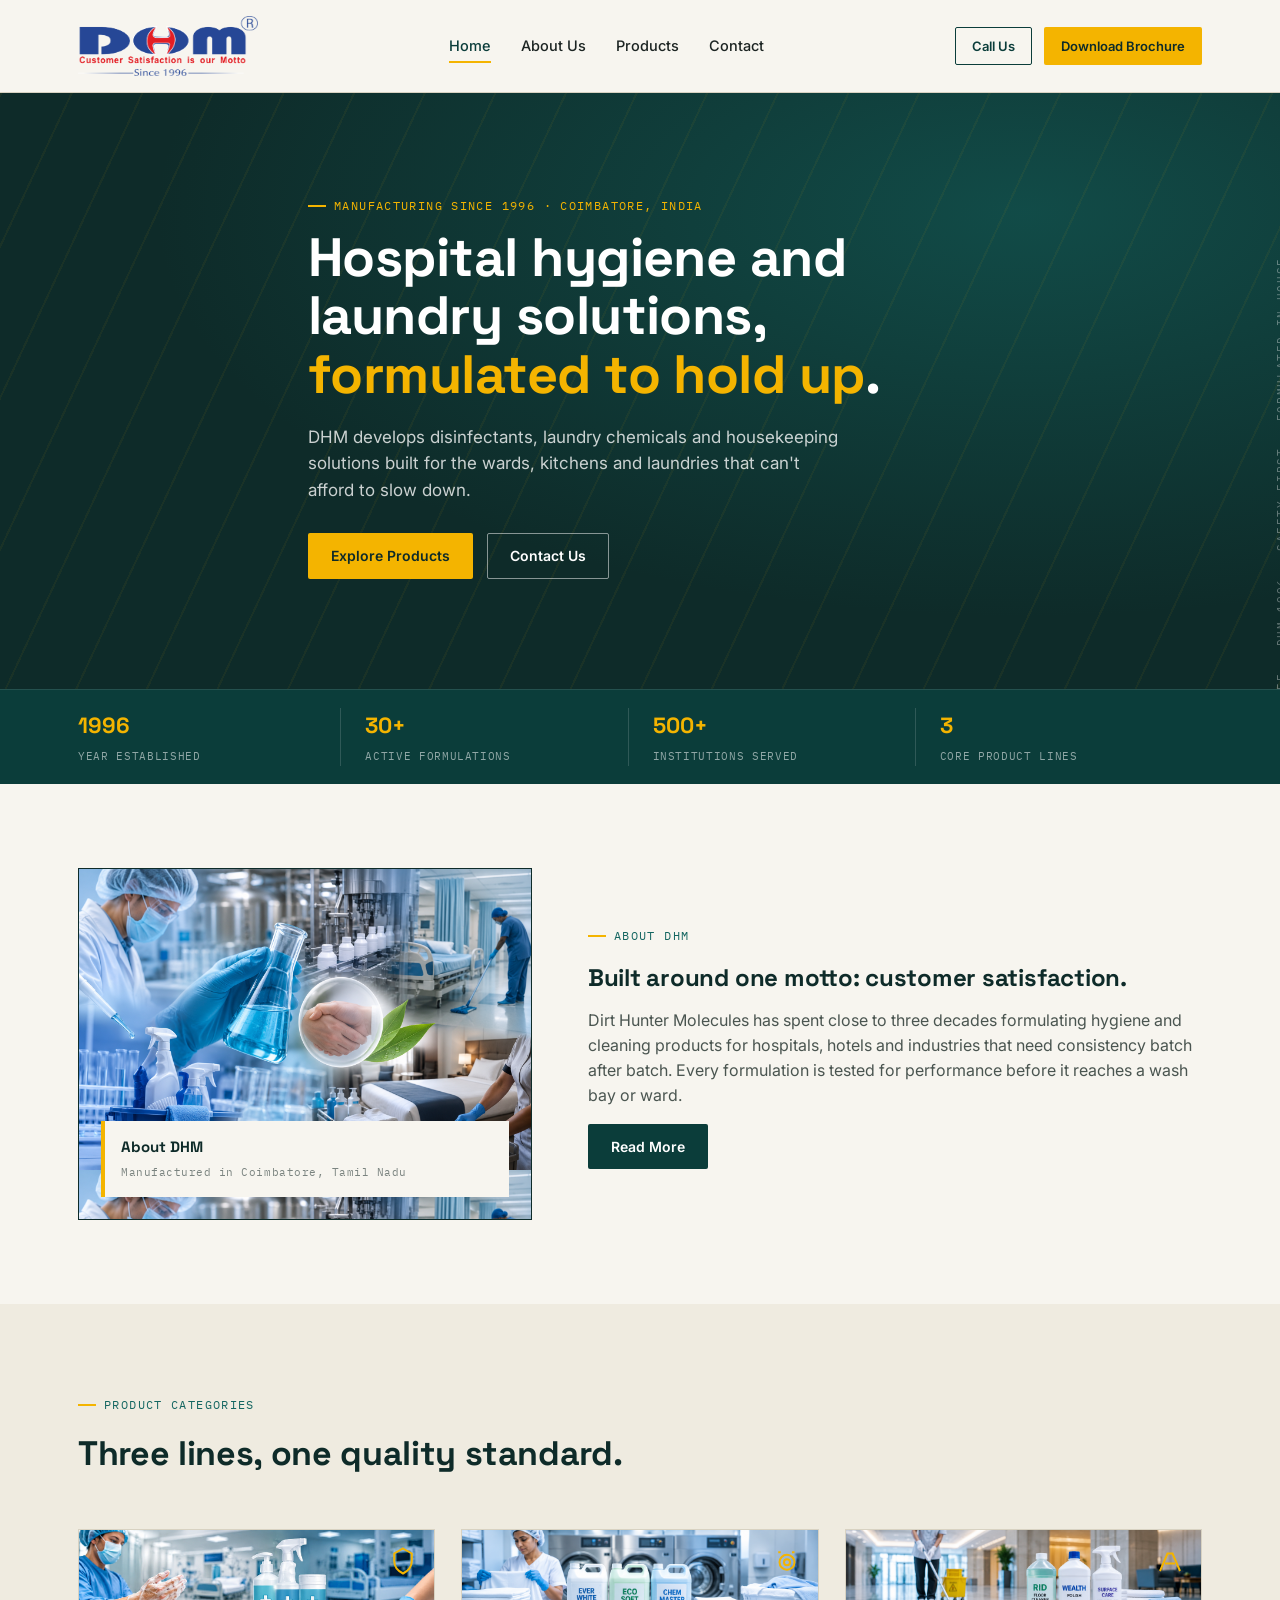
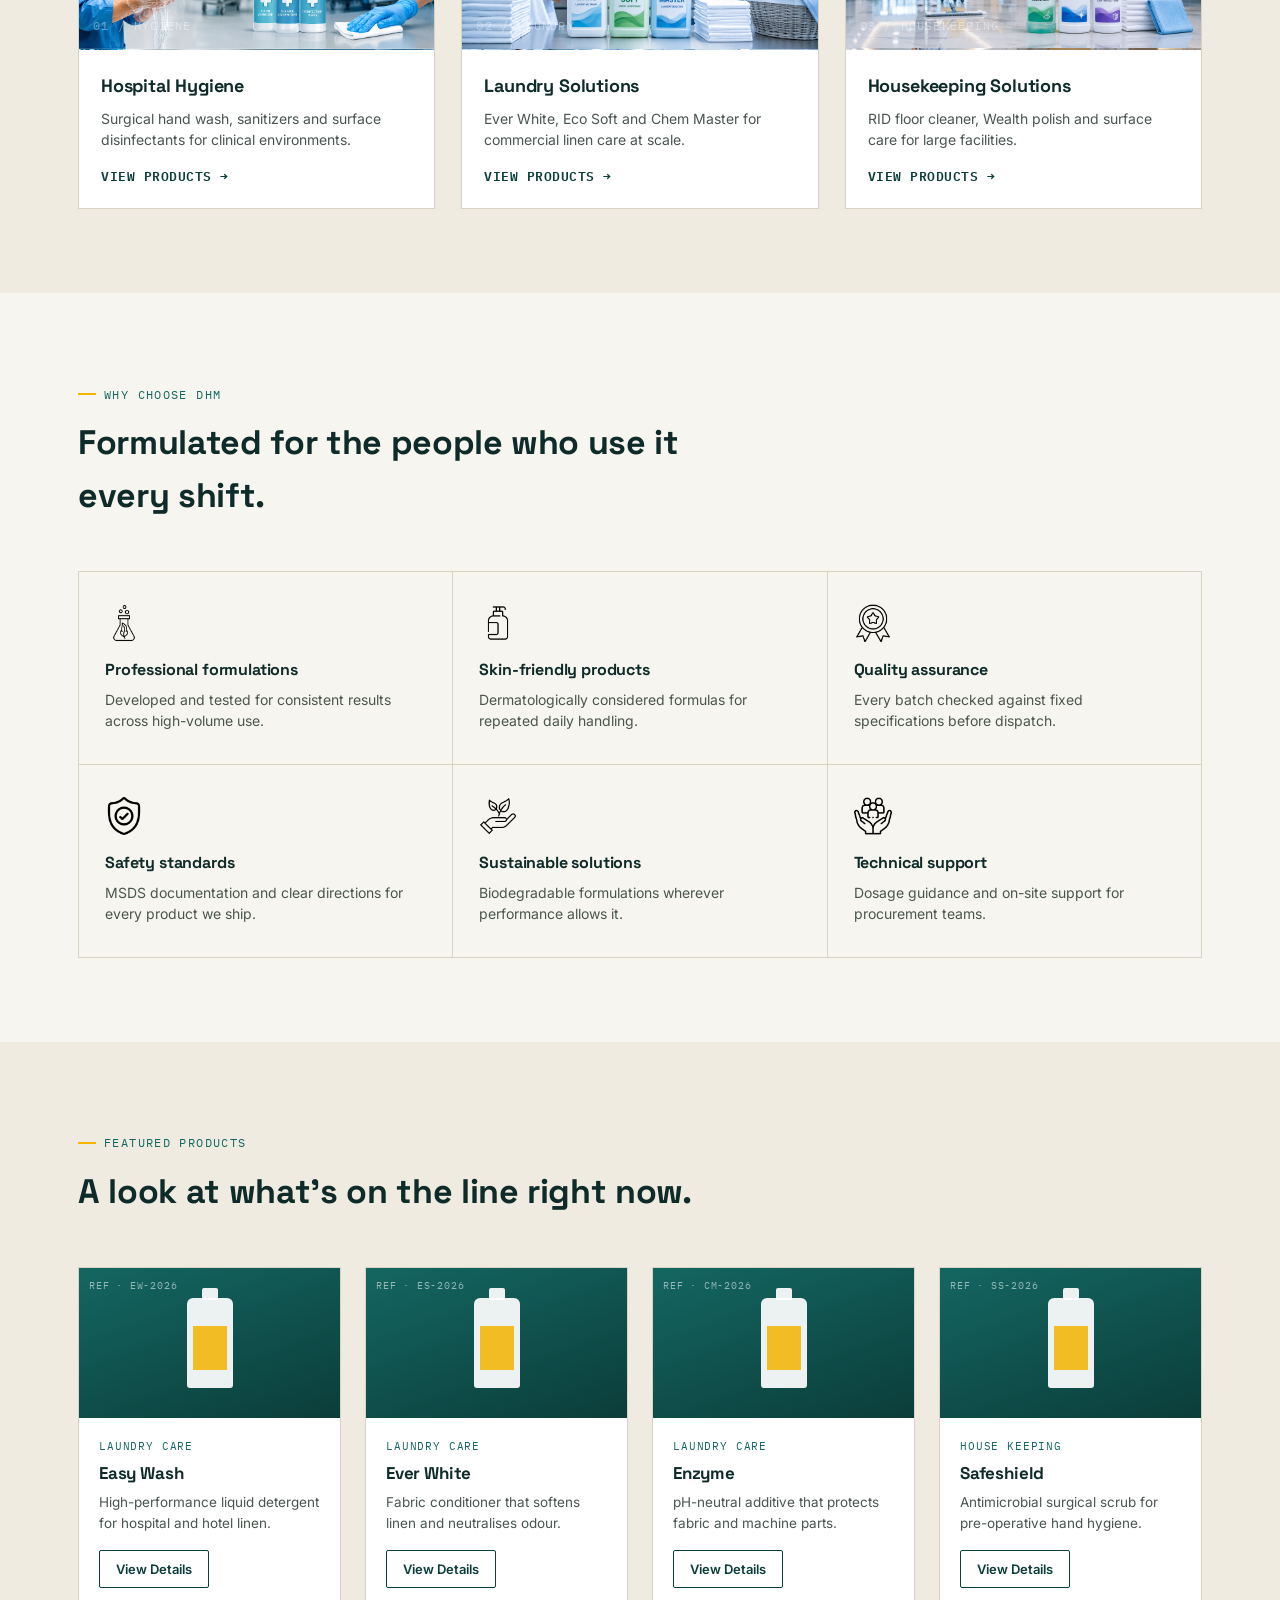
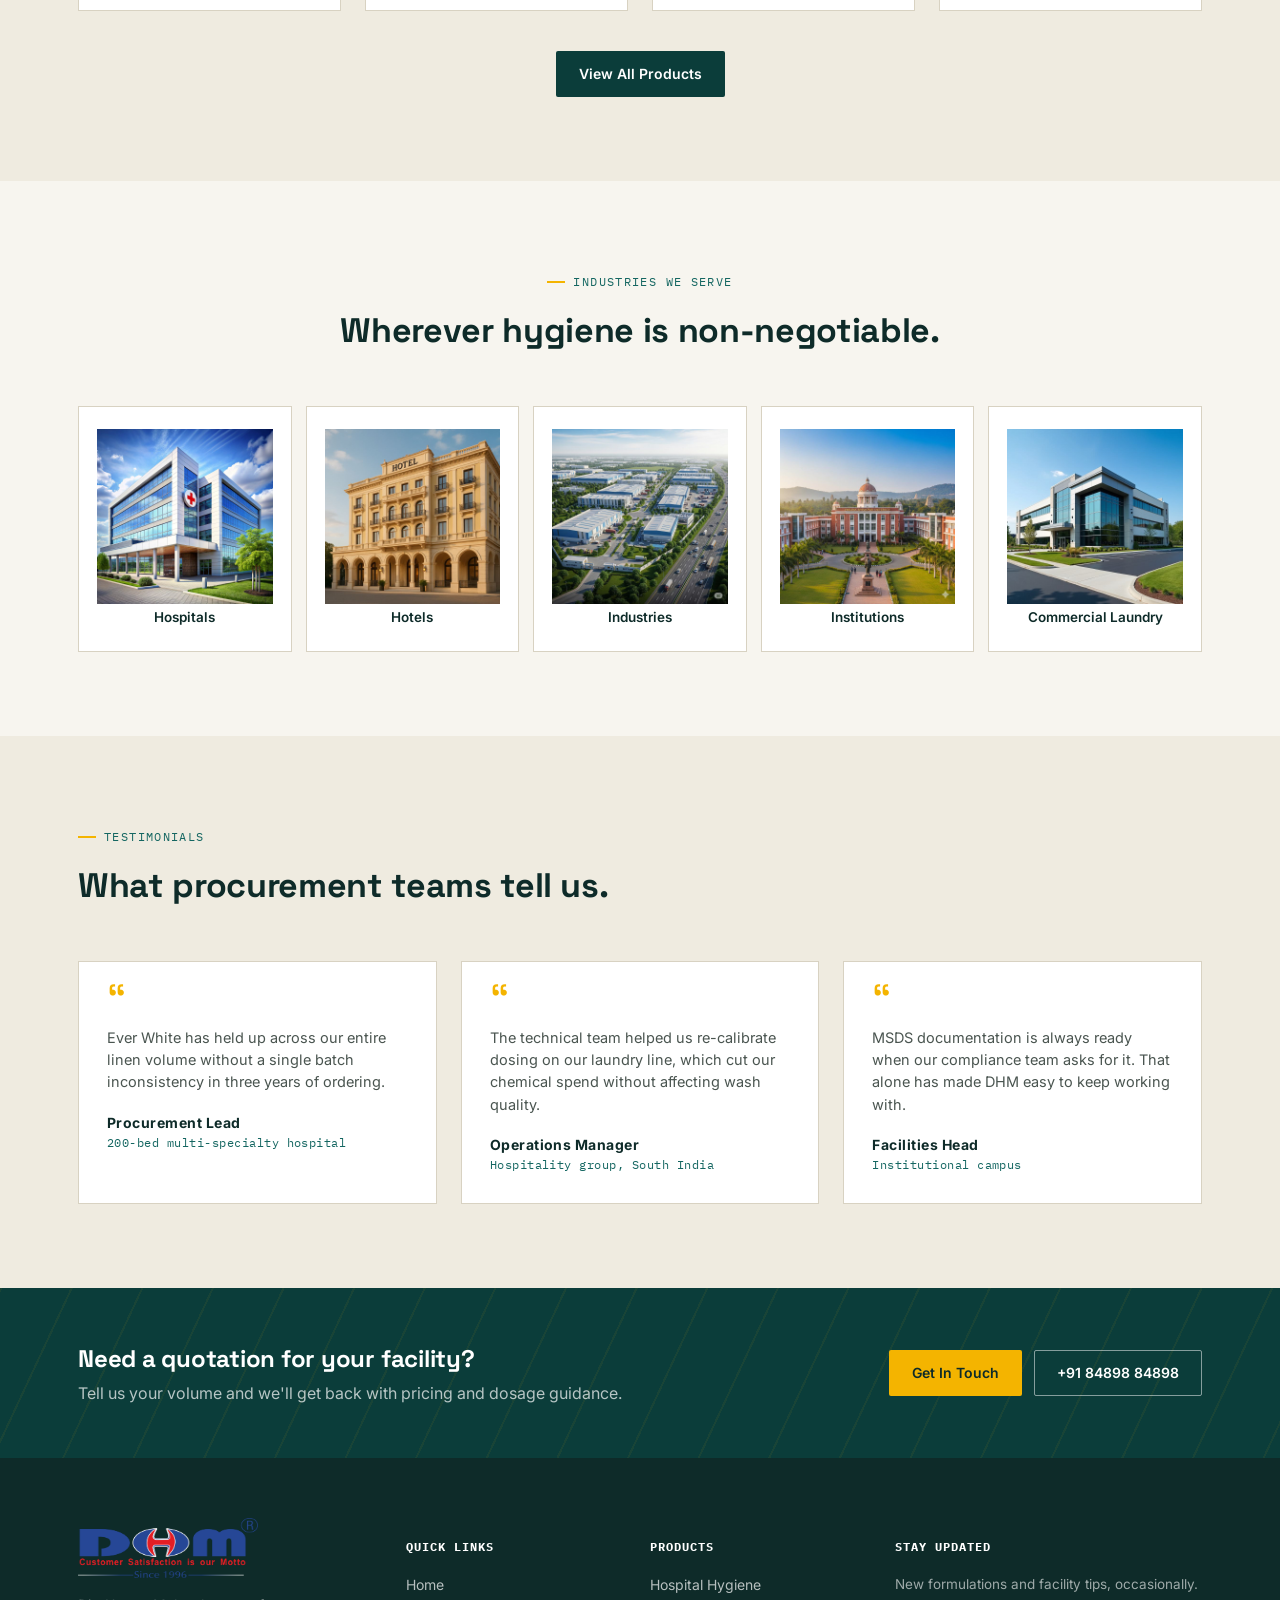
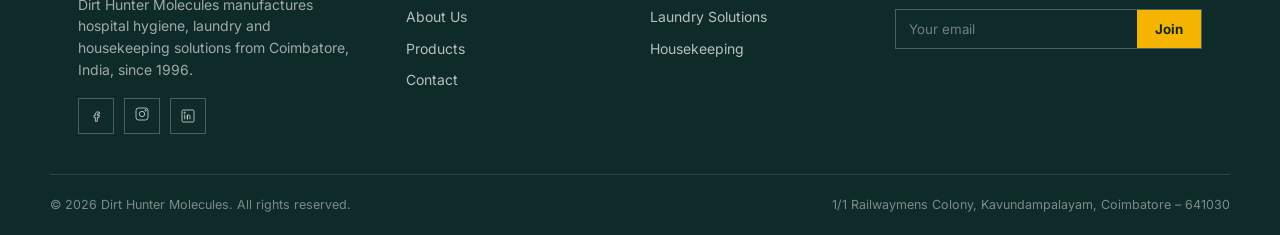
<file: index.html>
<!DOCTYPE html>
<html lang="en">
<head>
<meta charset="UTF-8">
<meta name="viewport" content="width=device-width, initial-scale=1.0">
<title>DHM — Dirt Hunter Molecules | Hospital Hygiene & Cleaning Solutions</title>
<meta name="description" content="Dirt Hunter Molecules manufactures professional disinfectant, laundry and housekeeping solutions for hospitals, hotels and institutions since 1996.">
<link rel="preconnect" href="https://fonts.googleapis.com">
<link href="https://fonts.googleapis.com/css2?family=Space+Grotesk:wght@500;600;700&family=Inter:wght@400;500;600;700&family=IBM+Plex+Mono:wght@400;500&display=swap" rel="stylesheet">
<link rel="stylesheet" href="css/style.css">
</head>
<body>

<header class="site-header">
  <div class="header-inner">
    <a href="index.html" class="logo">
     <img src="./DHM/DHM-LOGO.png" height="60" width="180">
    </a>
    <nav class="nav-main">
      <a href="index.html" class="active">Home</a>
      <a href="about.html">About Us</a>
      <a href="products.html">Products</a>
      <a href="contact.html">Contact</a>
    </nav>
    <div class="header-cta">
      <a href="tel:+918489884898" class="btn btn-outline btn-sm">Call Us</a>
      <a href="./DHM/DHM Brochure.pdf" class="btn btn-accent btn-sm" download>Download Brochure</a>
      <button class="nav-toggle" aria-label="Toggle menu" aria-expanded="false"><span></span><span></span><span></span></button>
    </div>
  </div>
</header>

<section class="hero">
  <div class="container hero-inner">
    <p class="spec on-dark">Manufacturing since 1996 · Coimbatore, India</p>
    <h1>Hospital hygiene and laundry solutions, <em>formulated to hold up</em>.</h1>
    <p class="lede">DHM develops disinfectants, laundry chemicals and housekeeping solutions built for the wards, kitchens and laundries that can't afford to slow down.</p>
    <div class="hero-actions">
      <a href="products.html" class="btn btn-accent">Explore Products</a>
      <a href="contact.html" class="btn btn-outline on-dark">Contact Us</a>
    </div>
  </div>
  <div class="hero-tape">REF · DHM-1996 — SAFETY FIRST — FORMULATED IN-HOUSE</div>
</section>
<div class="hero-banner-sub">
  <div class="container hero-stats">
    <div><b>1996</b><span>Year established</span></div>
    <div><b>30+</b><span>Active formulations</span></div>
    <div><b>500+</b><span>Institutions served</span></div>
    <div><b>3</b><span>Core product lines</span></div>
  </div>
</div>

<section>
  <div class="container split">
    <div class="split-media">
      <div class="drum">
        <div class="label"><b>About DHM</b><span>Manufactured in Coimbatore, Tamil Nadu</span></div>
      </div>
    </div>
    <div>
      <p class="spec">About DHM</p>
      <h2>Built around one motto: customer satisfaction.</h2>
      <p>Dirt Hunter Molecules has spent close to three decades formulating hygiene and cleaning products for hospitals, hotels and industries that need consistency batch after batch. Every formulation is tested for performance before it reaches a wash bay or ward.</p>
      <a href="about.html" class="btn btn-primary">Read More</a>
    </div>
  </div>
</section>

<section class="section-alt">
  <div class="container">
    <div class="section-head">
      <p class="spec">Product Categories</p>
      <h2>Three lines, one quality standard.</h2>
    </div>
    <div class="grid-3">
      <div class="cat-card">
        <div class="swatch"><span class="num">01 / HYGIENE</span>
          <svg viewBox="0 0 24 24" fill="none" stroke-width="1.6"><path d="M12 2l7 4v6c0 5-3 8-7 10-4-2-7-5-7-10V6l7-4z"/></svg>
        </div>
        <div class="body">
          <h3>Hospital Hygiene</h3>
          <p>Surgical hand wash, sanitizers and surface disinfectants for clinical environments.</p>
          <a href="products.html?cat=hospital" class="arrow-link">View Products →</a>
        </div>
      </div>
      <div class="cat-card1">
        <div class="swatch"><span class="num">02 / LAUNDRY</span>
          <svg viewBox="0 0 24 24" fill="none" stroke-width="1.6"><circle cx="12" cy="13" r="6"/><circle cx="12" cy="13" r="2.4"/><path d="M5 5h2M16 5h2"/></svg>
        </div>
        <div class="body">
          <h3>Laundry Solutions</h3>
          <p>Ever White, Eco Soft and Chem Master for commercial linen care at scale.</p>
          <a href="products.html?cat=laundry" class="arrow-link">View Products →</a>
        </div>
      </div>
      <div class="cat-card2">
        <div class="swatch"><span class="num">03 / HOUSEKEEPING</span>
          <svg viewBox="0 0 24 24" fill="none" stroke-width="1.6"><path d="M4 20l6-14h4l6 14"/><path d="M8 14h8"/></svg>
        </div>
        <div class="body">
          <h3>Housekeeping Solutions</h3>
          <p>RID floor cleaner, Wealth polish and surface care for large facilities.</p>
          <a href="products.html?cat=housekeeping" class="arrow-link">View Products →</a>
        </div>
      </div>
    </div>
  </div>
</section>

<section>
  <div class="container">
    <div class="section-head">
      <p class="spec">Why Choose DHM</p>
      <h2>Formulated for the people who use it every shift.</h2>
    </div>
    <div class="value-grid">
      <div class="value-cell">
        <img class="ico" src="./DHM/profestional-formulation.png">
        <h4>Professional formulations</h4>
        <p>Developed and tested for consistent results across high-volume use.</p>
      </div>
      <div class="value-cell">
         <img class="ico" src="./DHM/Skin-friendly-products.png">
        <h4>Skin-friendly products</h4>
        <p>Dermatologically considered formulas for repeated daily handling.</p>
      </div>
      <div class="value-cell">
         <img class="ico" src="./DHM/Quality-Assurance.png">
        <h4>Quality assurance</h4>
        <p>Every batch checked against fixed specifications before dispatch.</p>
      </div>
      <div class="value-cell">
         <img class="ico" src="./DHM/safety.png">
        <h4>Safety standards</h4>
        <p>MSDS documentation and clear directions for every product we ship.</p>
      </div>
      <div class="value-cell">
       <img class="ico" src="./DHM/Sustainable-solutions.png">
        <h4>Sustainable solutions</h4>
        <p>Biodegradable formulations wherever performance allows it.</p>
      </div>
      <div class="value-cell">
         <img class="ico" src="./DHM/support.png">
        <h4>Technical support</h4>
        <p>Dosage guidance and on-site support for procurement teams.</p>
      </div>
    </div>
  </div>
</section>

<section class="section-alt">
  <div class="container">
    <div class="section-head">
      <p class="spec">Featured Products</p>
      <h2>A look at what's on the line right now.</h2>
    </div>
    <div class="grid-4" id="featuredGrid">
      <!-- filled statically; mirrors DHM_PRODUCTS subset -->
      <div class="product-card">
        <div class="shot"><span class="tag">REF · EW-2026</span><div class="bottle"></div></div>
        <div class="body"><span class="cat-tag">Laundry Care</span><h3>Easy Wash</h3><p>High-performance liquid detergent for hospital and hotel linen.</p>
        <div class="card-foot"><a href="products.html" class="btn btn-outline btn-sm">View Details</a></div></div>
      </div>
      <div class="product-card">
        <div class="shot"><span class="tag">REF · ES-2026</span><div class="bottle"></div></div>
        <div class="body"><span class="cat-tag">Laundry Care</span><h3>Ever White</h3><p>Fabric conditioner that softens linen and neutralises odour.</p>
        <div class="card-foot"><a href="products.html" class="btn btn-outline btn-sm">View Details</a></div></div>
      </div>
      <div class="product-card">
        <div class="shot"><span class="tag">REF · CM-2026</span><div class="bottle"></div></div>
        <div class="body"><span class="cat-tag">Laundry Care</span><h3>Enzyme</h3><p>pH-neutral additive that protects fabric and machine parts.</p>
        <div class="card-foot"><a href="products.html" class="btn btn-outline btn-sm">View Details</a></div></div>
      </div>
      <div class="product-card">
        <div class="shot"><span class="tag">REF · SS-2026</span><div class="bottle"></div></div>
        <div class="body"><span class="cat-tag">House Keeping </span><h3>Safeshield</h3><p>Antimicrobial surgical scrub for pre-operative hand hygiene.</p>
        <div class="card-foot"><a href="products.html" class="btn btn-outline btn-sm">View Details</a></div></div>
      </div>
    </div>
    <div class="center-cta"><a href="products.html" class="btn btn-primary">View All Products</a></div>
  </div>
</section>

<section>
  <div class="container">
    <div class="section-head center">
      <p class="spec">Industries We Serve</p>
      <h2>Wherever hygiene is non-negotiable.</h2>
    </div>
    <div class="industry-row">
      <div class="industry-chip">
         <img src="./DHM/hospital.jpg">
        <span>Hospitals</span></div>
      <div class="industry-chip">
         <img src="./DHM/Hotel.jpg">
        <span>Hotels</span></div>
      <div class="industry-chip">
         <img src="./DHM/Industries.jpg">
        <span>Industries</span></div>
      <div class="industry-chip">
        <img src="./DHM/institutions.jpg">
        <span>Institutions</span></div>
      <div class="industry-chip">
         <img src="./DHM/Comercial.jpg">
        <span>Commercial Laundry</span></div>
    </div>
  </div>
</section>

<section class="section-alt">
  <div class="container">
    <div class="section-head">
      <p class="spec">Testimonials</p>
      <h2>What procurement teams tell us.</h2>
    </div>
    <div class="testi-track">
      <div class="testi-card">
        <span class="quote-mark">&ldquo;</span>
        <p>Ever White has held up across our entire linen volume without a single batch inconsistency in three years of ordering.</p>
        <div class="who"><b>Procurement Lead</b>200-bed multi-specialty hospital</div>
      </div>
      <div class="testi-card">
        <span class="quote-mark">&ldquo;</span>
        <p>The technical team helped us re-calibrate dosing on our laundry line, which cut our chemical spend without affecting wash quality.</p>
        <div class="who"><b>Operations Manager</b>Hospitality group, South India</div>
      </div>
      <div class="testi-card">
        <span class="quote-mark">&ldquo;</span>
        <p>MSDS documentation is always ready when our compliance team asks for it. That alone has made DHM easy to keep working with.</p>
        <div class="who"><b>Facilities Head</b>Institutional campus</div>
      </div>
    </div>
  </div>
</section>

<section class="cta-band">
  <div class="container">
    <div>
      <h3>Need a quotation for your facility?</h3>
      <p>Tell us your volume and we'll get back with pricing and dosage guidance.</p>
    </div>
    <div class="cta-actions">
      <a href="contact.html" class="btn btn-accent">Get In Touch</a>
      <a href="tel:+918489884898" class="btn btn-outline on-dark">+91 84898 84898</a>
    </div>
  </div>
</section>

<footer class="site-footer">
  <div class="container footer-grid">
    <div class="footer-about">
      <div class="footer-logo"> <img src="./DHM/DHM-LOGO.png" height="60" width="180"></div>
      <p>Dirt Hunter Molecules manufactures hospital hygiene, laundry and housekeeping solutions from Coimbatore, India, since 1996.</p>
      <div class="social-row">
        <a href="#" aria-label="Facebook"><svg viewBox="0 0 24 24"><path d="M14 9h3V6h-3c-1.7 0-3 1.3-3 3v2H9v3h2v6h3v-6h2.5l.5-3H14V9.5c0-.3.2-.5.5-.5z"/></svg></a>
        <a href="#" aria-label="Instagram"><rect width="0" height="0"/><svg viewBox="0 0 24 24"><rect x="3" y="3" width="18" height="18" rx="4"/><circle cx="12" cy="12" r="4"/><circle cx="17.5" cy="6.5" r="1"/></svg></a>
        <a href="#" aria-label="LinkedIn"><svg viewBox="0 0 24 24"><rect x="3" y="3" width="18" height="18" rx="2"/><line x1="7" y1="10" x2="7" y2="17"/><circle cx="7" cy="7" r="1"/><path d="M11 17v-4.5a2 2 0 014 0V17M11 10v7"/></svg></a>
      </div>
    </div>
    <div>
      <h5>Quick Links</h5>
      <ul><li><a href="index.html">Home</a></li><li><a href="about.html">About Us</a></li><li><a href="products.html">Products</a></li><li><a href="contact.html">Contact</a></li></ul>
    </div>
    <div>
      <h5>Products</h5>
      <ul><li><a href="products.html?cat=hospital">Hospital Hygiene</a></li><li><a href="products.html?cat=laundry">Laundry Solutions</a></li><li><a href="products.html?cat=housekeeping">Housekeeping</a></li></ul>
    </div>
    <div>
      <h5>Stay Updated</h5>
      <p style="font-size:13.5px;color:rgba(255,255,255,.6);margin-bottom:14px;">New formulations and facility tips, occasionally.</p>
      <form class="newsletter" action="php/subscribe.php" method="POST">
        <input type="text" name="website" style="display:none" tabindex="-1" autocomplete="off">
        <input type="email" placeholder="Your email" required>
        <button type="submit">Join</button>
      </form>
    </div>
  </div>
  <div class="container footer-bottom">
    <span>© <span class="js-year"></span> Dirt Hunter Molecules. All rights reserved.</span>
    <span>1/1 Railwaymens Colony, Kavundampalayam, Coimbatore – 641030</span>
  </div>
</footer>

<script src="js/main.js"></script>
</body>
</html>
</file>
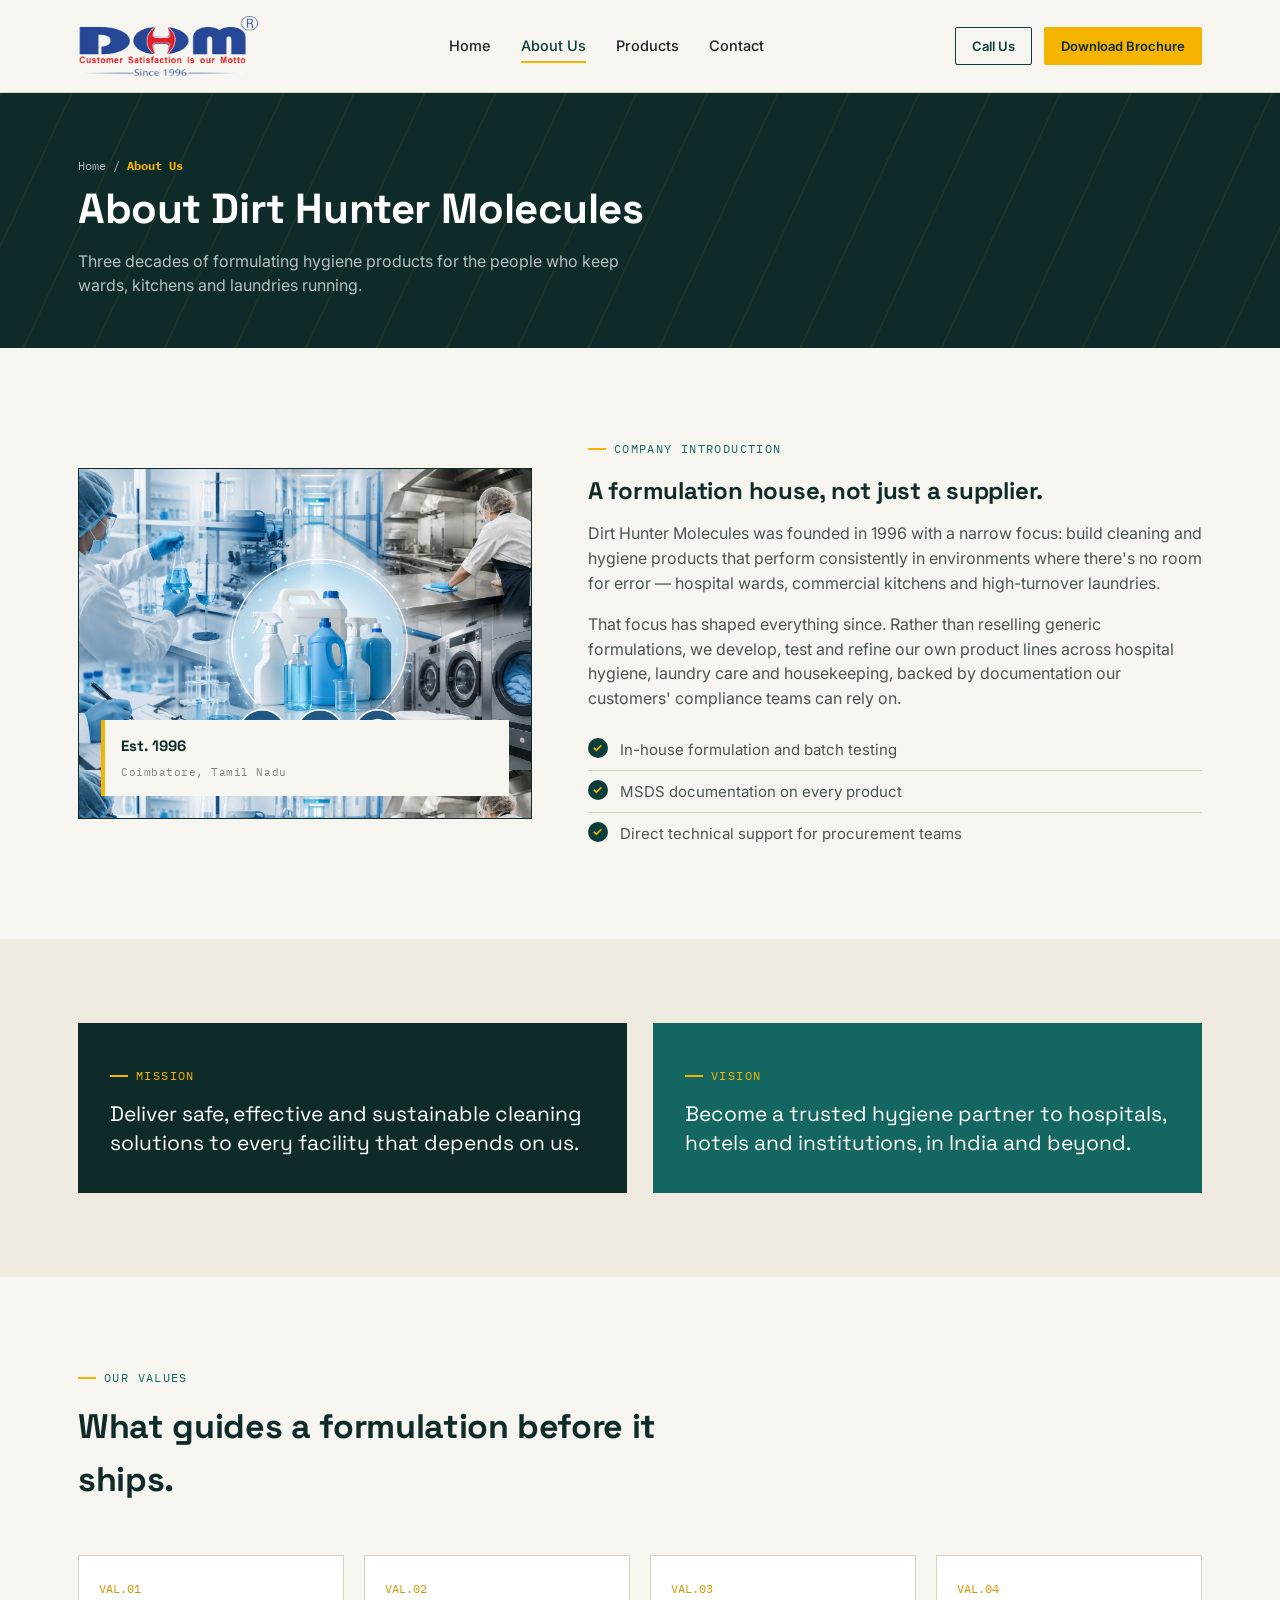
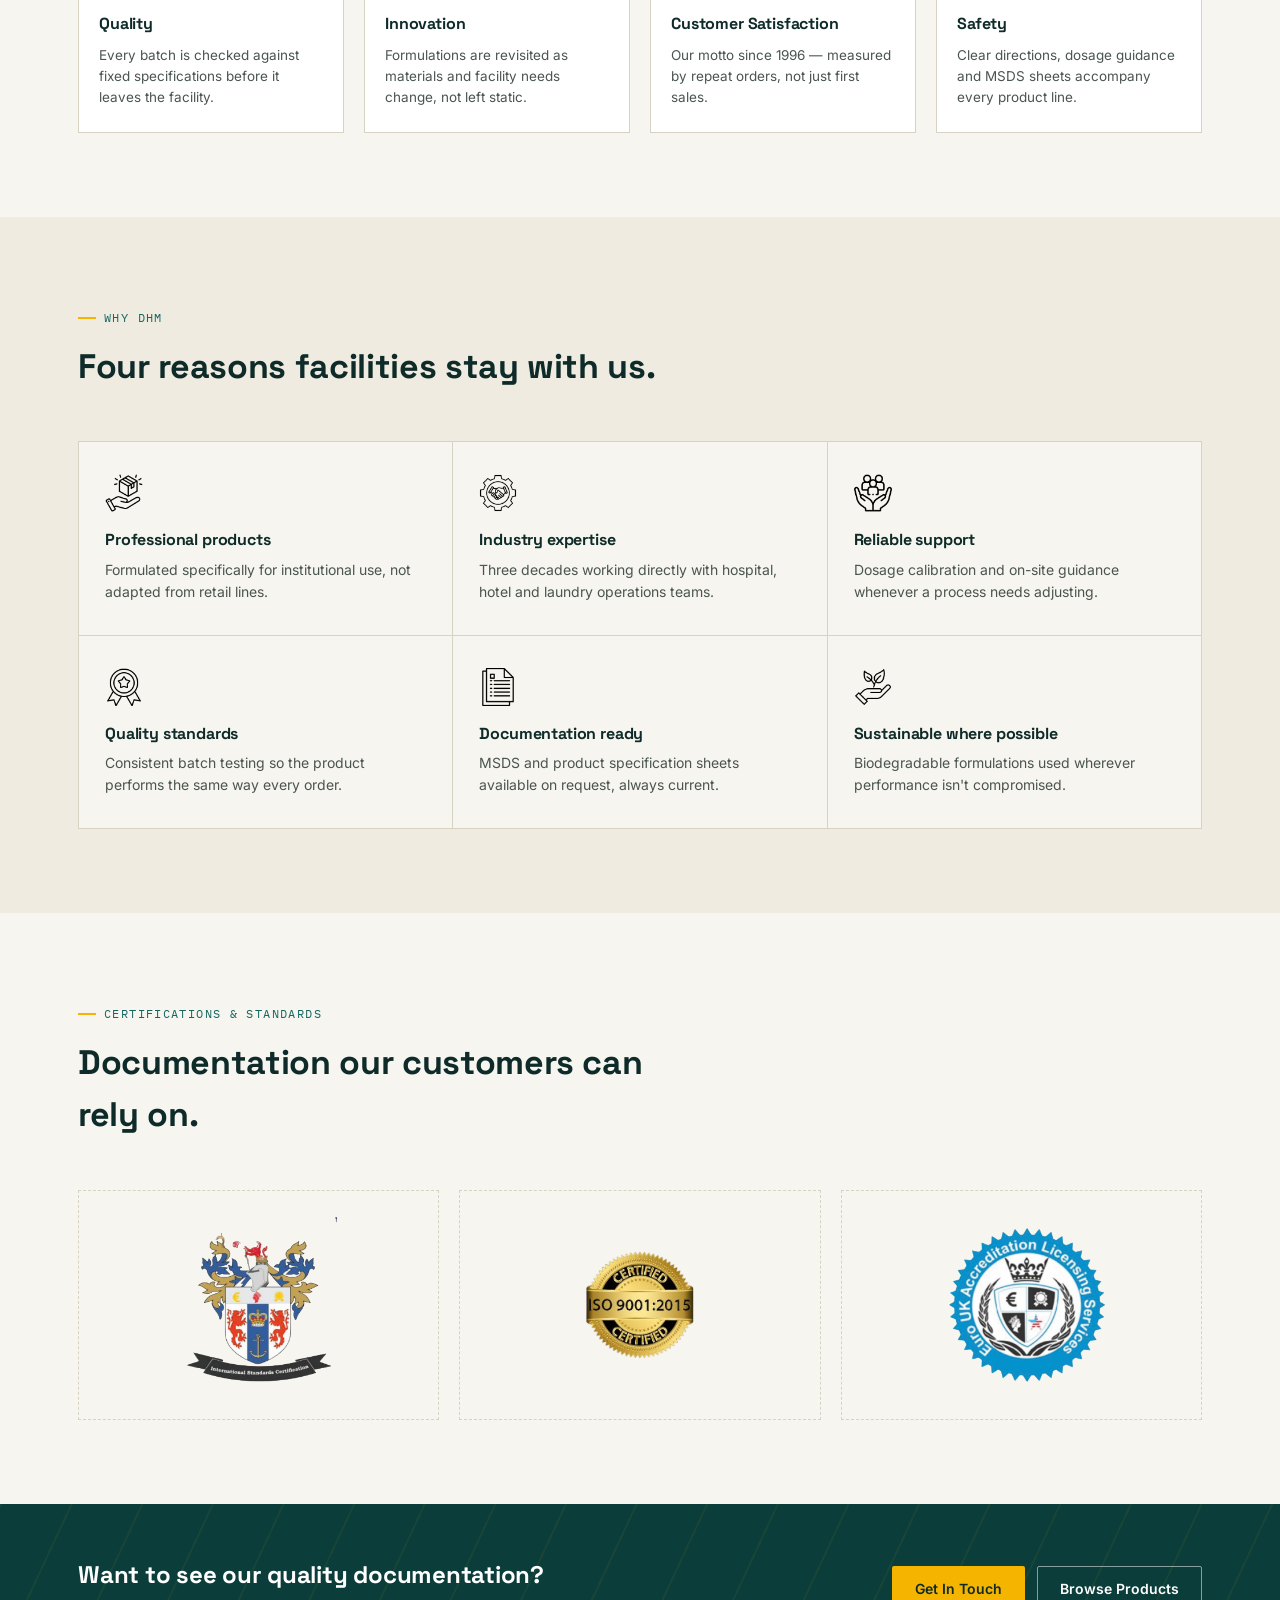
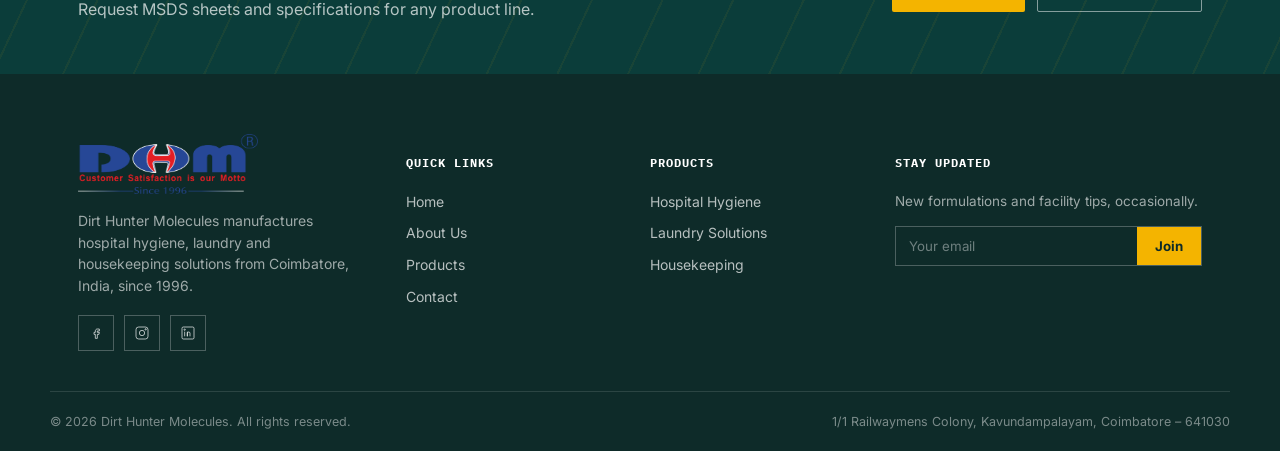
<file: about.html>
<!DOCTYPE html>
<html lang="en">
<head>
<meta charset="UTF-8">
<meta name="viewport" content="width=device-width, initial-scale=1.0">
<title>About Us — DHM | Dirt Hunter Molecules</title>
<meta name="description" content="Learn about Dirt Hunter Molecules — our mission, values and quality standards behind every hygiene and cleaning product we manufacture.">
<link rel="preconnect" href="https://fonts.googleapis.com">
<link href="https://fonts.googleapis.com/css2?family=Space+Grotesk:wght@500;600;700&family=Inter:wght@400;500;600;700&family=IBM+Plex+Mono:wght@400;500&display=swap" rel="stylesheet">
<link rel="stylesheet" href="css/style.css">
</head>
<body>

<header class="site-header">
  <div class="header-inner">
    <a href="index.html" class="logo">
      <img src="./DHM/DHM-LOGO.png" height="60" width="180">
    </a>
    <nav class="nav-main">
      <a href="index.html">Home</a>
      <a href="about.html" class="active">About Us</a>
      <a href="products.html">Products</a>
      <a href="contact.html">Contact</a>
    </nav>
    <div class="header-cta">
      <a href="tel:+918489884898" class="btn btn-outline btn-sm">Call Us</a>
      <a href="./DHM/DHM Brochure.pdf" class="btn btn-accent btn-sm" download>Download Brochure</a>
      <button class="nav-toggle" aria-label="Toggle menu" aria-expanded="false"><span></span><span></span><span></span></button>
    </div>
  </div>
</header>

<section class="page-banner">
  <div class="container">
    <p class="crumb">Home / <b>About Us</b></p>
    <h1>About Dirt Hunter Molecules</h1>
    <p>Three decades of formulating hygiene products for the people who keep wards, kitchens and laundries running.</p>
  </div>
</section>

<section>
  <div class="container split">
    <div class="split-media">
      <div class="drum1">
        <div class="label"><b>Est. 1996</b><span>Coimbatore, Tamil Nadu</span></div>
      </div>
    </div>
    <div>
      <p class="spec">Company Introduction</p>
      <h2>A formulation house, not just a supplier.</h2>
      <p>Dirt Hunter Molecules was founded in 1996 with a narrow focus: build cleaning and hygiene products that perform consistently in environments where there's no room for error — hospital wards, commercial kitchens and high-turnover laundries.</p>
      <p>That focus has shaped everything since. Rather than reselling generic formulations, we develop, test and refine our own product lines across hospital hygiene, laundry care and housekeeping, backed by documentation our customers' compliance teams can rely on.</p>
      <ul class="checklist">
        <li><span class="tick">✓</span>In-house formulation and batch testing</li>
        <li><span class="tick">✓</span>MSDS documentation on every product</li>
        <li><span class="tick">✓</span>Direct technical support for procurement teams</li>
      </ul>
    </div>
  </div>
</section>

<section class="section-alt">
  <div class="container">
    <div class="mv-grid">
      <div class="mv-card">
        <p class="spec">Mission</p>
        <p class="statement">Deliver safe, effective and sustainable cleaning solutions to every facility that depends on us.</p>
      </div>
      <div class="mv-card alt">
        <p class="spec">Vision</p>
        <p class="statement">Become a trusted hygiene partner to hospitals, hotels and institutions, in India and beyond.</p>
      </div>
    </div>
  </div>
</section>

<section>
  <div class="container">
    <div class="section-head">
      <p class="spec">Our Values</p>
      <h2>What guides a formulation before it ships.</h2>
    </div>
    <div class="values-list">
      <div class="value-card">
        <span class="vnum">VAL.01</span>
        <h4>Quality</h4>
        <p>Every batch is checked against fixed specifications before it leaves the facility.</p>
      </div>
      <div class="value-card">
        <span class="vnum">VAL.02</span>
        <h4>Innovation</h4>
        <p>Formulations are revisited as materials and facility needs change, not left static.</p>
      </div>
      <div class="value-card">
        <span class="vnum">VAL.03</span>
        <h4>Customer Satisfaction</h4>
        <p>Our motto since 1996 — measured by repeat orders, not just first sales.</p>
      </div>
      <div class="value-card">
        <span class="vnum">VAL.04</span>
        <h4>Safety</h4>
        <p>Clear directions, dosage guidance and MSDS sheets accompany every product line.</p>
      </div>
    </div>
  </div>
</section>

<section class="section-alt">
  <div class="container">
    <div class="section-head">
      <p class="spec">Why DHM</p>
      <h2>Four reasons facilities stay with us.</h2>
    </div>
    <div class="value-grid">
      <div class="value-cell">
        <img class="ico" src="./DHM/proffesional-products.png">
        
        <h4>Professional products</h4>
        <p>Formulated specifically for institutional use, not adapted from retail lines.</p>
      </div>
      <div class="value-cell">
        <img class="ico" src="./DHM/Idustrial-experts.png">
        <h4>Industry expertise</h4>
        <p>Three decades working directly with hospital, hotel and laundry operations teams.</p>
      </div>
      <div class="value-cell">
         <img class="ico" src="./DHM/support.png">
        <h4>Reliable support</h4>
        <p>Dosage calibration and on-site guidance whenever a process needs adjusting.</p>
      </div>
      <div class="value-cell">
         <img class="ico" src="./DHM/Quality.png">
        <h4>Quality standards</h4>
        <p>Consistent batch testing so the product performs the same way every order.</p>
      </div>
      <div class="value-cell">
         <img class="ico" src="./DHM/Documentation.png">
        <h4>Documentation ready</h4>
        <p>MSDS and product specification sheets available on request, always current.</p>
      </div>
      <div class="value-cell">
         <img class="ico" src="./DHM/Sustainable-solutions.png">
        <h4>Sustainable where possible</h4>
        <p>Biodegradable formulations used wherever performance isn't compromised.</p>
      </div>
    </div>
  </div>
</section>

<section>
  <div class="container">
    <div class="section-head">
      <p class="spec">Certifications & Standards</p>
      <h2>Documentation our customers can rely on.</h2>
    </div>
    <div class="cert-row">
      <div class="cert-badge"><img src="./DHM/IS certificate.png" style="width: auto;height: 180px; margin: auto;"></div>
      <div class="cert-badge"><img src="./DHM/ISO-Photoroom.png" style="width: auto;height: 180px; margin: auto;"></div>
      <div class="cert-badge"><img src="./DHM/Enro uk certificate.png" style="width: auto;height: 180px; margin: auto;"></div>
    
    </div>
  </div>
</section>

<section class="cta-band">
  <div class="container">
    <div>
      <h3>Want to see our quality documentation?</h3>
      <p>Request MSDS sheets and specifications for any product line.</p>
    </div>
    <div class="cta-actions">
      <a href="contact.html" class="btn btn-accent">Get In Touch</a>
      <a href="products.html" class="btn btn-outline on-dark">Browse Products</a>
    </div>
  </div>
</section>

<footer class="site-footer">
  <div class="container footer-grid">
    <div class="footer-about">
      <div class="footer-logo"> <img src="./DHM/DHM-LOGO.png" height="60" width="180"></div>
      <p>Dirt Hunter Molecules manufactures hospital hygiene, laundry and housekeeping solutions from Coimbatore, India, since 1996.</p>
      <div class="social-row">
        <a href="#" aria-label="Facebook"><svg viewBox="0 0 24 24"><path d="M14 9h3V6h-3c-1.7 0-3 1.3-3 3v2H9v3h2v6h3v-6h2.5l.5-3H14V9.5c0-.3.2-.5.5-.5z"/></svg></a>
        <a href="#" aria-label="Instagram"><svg viewBox="0 0 24 24"><rect x="3" y="3" width="18" height="18" rx="4"/><circle cx="12" cy="12" r="4"/><circle cx="17.5" cy="6.5" r="1"/></svg></a>
        <a href="#" aria-label="LinkedIn"><svg viewBox="0 0 24 24"><rect x="3" y="3" width="18" height="18" rx="2"/><line x1="7" y1="10" x2="7" y2="17"/><circle cx="7" cy="7" r="1"/><path d="M11 17v-4.5a2 2 0 014 0V17M11 10v7"/></svg></a>
      </div>
    </div>
    <div>
      <h5>Quick Links</h5>
      <ul><li><a href="index.html">Home</a></li><li><a href="about.html">About Us</a></li><li><a href="products.html">Products</a></li><li><a href="contact.html">Contact</a></li></ul>
    </div>
    <div>
      <h5>Products</h5>
      <ul><li><a href="products.html?cat=hospital">Hospital Hygiene</a></li><li><a href="products.html?cat=laundry">Laundry Solutions</a></li><li><a href="products.html?cat=housekeeping">Housekeeping</a></li></ul>
    </div>
    <div>
      <h5>Stay Updated</h5>
      <p style="font-size:13.5px;color:rgba(255,255,255,.6);margin-bottom:14px;">New formulations and facility tips, occasionally.</p>
      <form class="newsletter" action="php/subscribe.php" method="POST">
        <input type="text" name="website" style="display:none" tabindex="-1" autocomplete="off">
        <input type="email" placeholder="Your email" required>
        <button type="submit">Join</button>
      </form>
    </div>
  </div>
  <div class="container footer-bottom">
    <span>© <span class="js-year"></span> Dirt Hunter Molecules. All rights reserved.</span>
    <span>1/1 Railwaymens Colony, Kavundampalayam, Coimbatore – 641030</span>
  </div>
</footer>

<script src="js/main.js"></script>
</body>
</html>
</file>
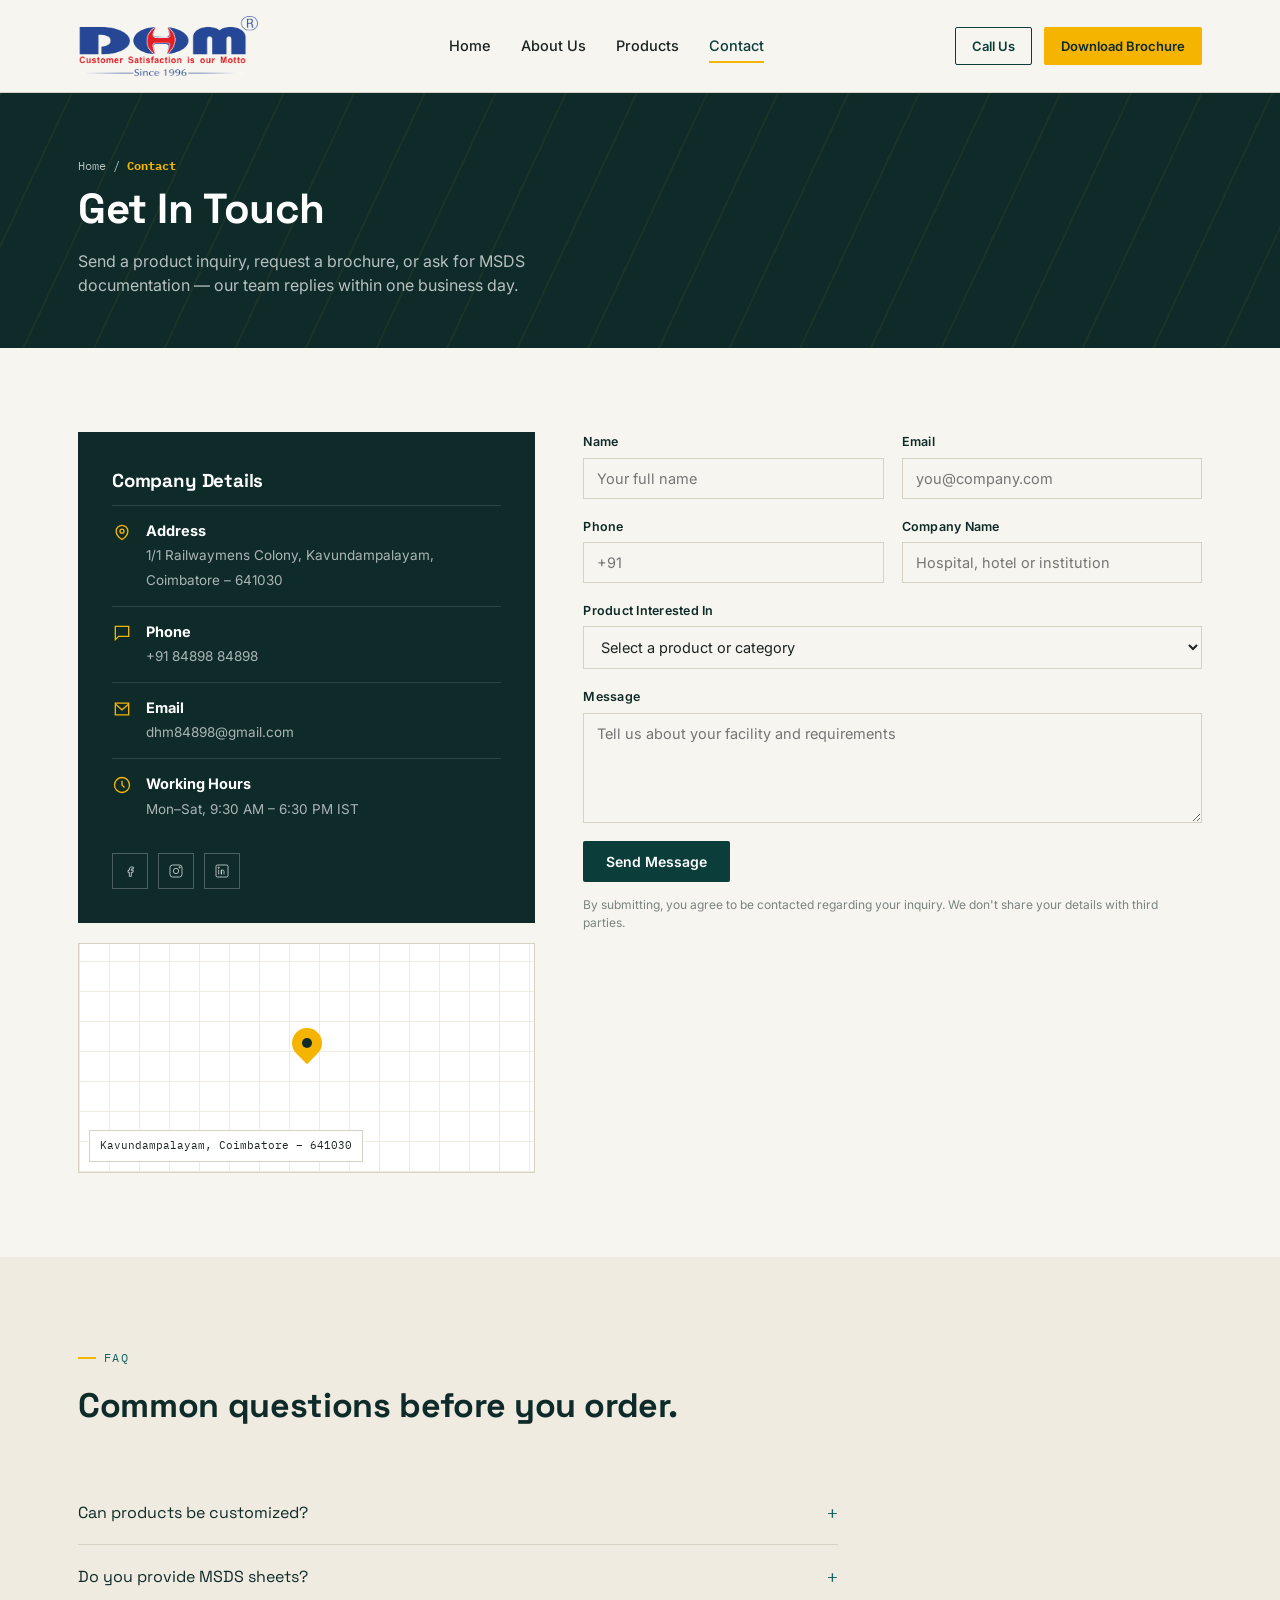
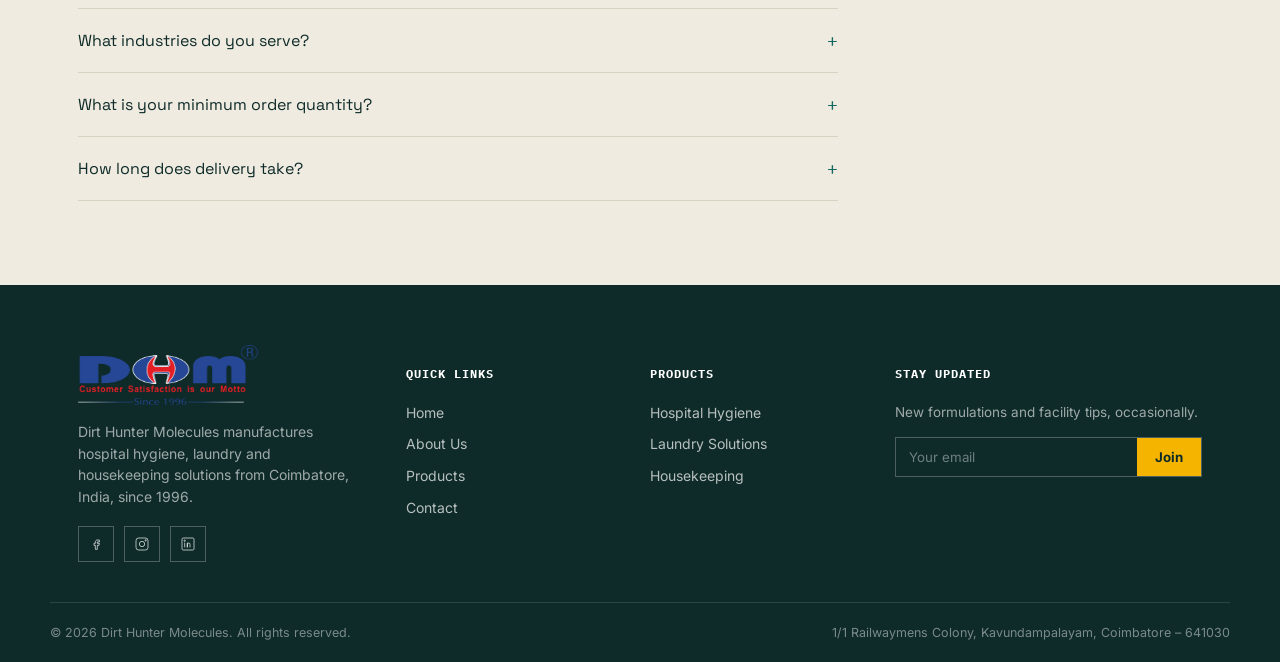
<file: contact.html>
<!DOCTYPE html>
<html lang="en">
<head>
<meta charset="UTF-8">
<meta name="viewport" content="width=device-width, initial-scale=1.0">
<title>Contact — DHM | Dirt Hunter Molecules</title>
<meta name="description" content="Get in touch with Dirt Hunter Molecules for product inquiries, brochures and MSDS sheets. Coimbatore, Tamil Nadu.">
<link rel="preconnect" href="https://fonts.googleapis.com">
<link href="https://fonts.googleapis.com/css2?family=Space+Grotesk:wght@500;600;700&family=Inter:wght@400;500;600;700&family=IBM+Plex+Mono:wght@400;500&display=swap" rel="stylesheet">
<link rel="stylesheet" href="css/style.css">
</head>
<body>

<header class="site-header">
  <div class="header-inner">
    <a href="index.html" class="logo">
     <img src="./DHM/DHM-LOGO.png" height="60" width="180">
    </a>
    <nav class="nav-main">
      <a href="index.html">Home</a>
      <a href="about.html">About Us</a>
      <a href="products.html">Products</a>
      <a href="contact.html" class="active">Contact</a>
    </nav>
    <div class="header-cta">
      <a href="tel:+918489884898" class="btn btn-outline btn-sm">Call Us</a>
      <a href="./DHM/DHM Brochure.pdf" class="btn btn-accent btn-sm" download>Download Brochure</a>
      <button class="nav-toggle" aria-label="Toggle menu" aria-expanded="false"><span></span><span></span><span></span></button>
    </div>
  </div>
</header>

<section class="page-banner">
  <div class="container">
    <p class="crumb">Home / <b>Contact</b></p>
    <h1>Get In Touch</h1>
    <p>Send a product inquiry, request a brochure, or ask for MSDS documentation — our team replies within one business day.</p>
  </div>
</section>

<section>
  <div class="container contact-grid">

    <div>
      <div class="info-card">
        <h3>Company Details</h3>
        <div class="info-row">
          <svg class="ico" viewBox="0 0 24 24" fill="none" stroke-width="1.6"><path d="M12 21s-7-4.35-7-10a7 7 0 0114 0c0 5.65-7 10-7 10z"/><circle cx="12" cy="11" r="2.4"/></svg>
          <div><b>Address</b><span>1/1 Railwaymens Colony, Kavundampalayam, Coimbatore – 641030</span></div>
        </div>
        <div class="info-row">
          <svg class="ico" viewBox="0 0 24 24" fill="none" stroke-width="1.6"><path d="M4 4h16v12H8l-4 4V4z"/></svg>
          <div><b>Phone</b><span><a href="tel:+918489884898">+91 84898 84898</a></span></div>
        </div>
        <div class="info-row">
          <svg class="ico" viewBox="0 0 24 24" fill="none" stroke-width="1.6"><path d="M4 5h16v14H4V5z"/><path d="M4 6l8 7 8-7"/></svg>
          <div><b>Email</b><span><a href="mailto:dhm84898@gmail.com">dhm84898@gmail.com</a></span></div>
        </div>
        <div class="info-row">
          <svg class="ico" viewBox="0 0 24 24" fill="none" stroke-width="1.6"><circle cx="12" cy="12" r="9"/><path d="M12 7v5l3 3"/></svg>
          <div><b>Working Hours</b><span>Mon–Sat, 9:30 AM – 6:30 PM IST</span></div>
        </div>
        <div class="social-row">
          <a href="#" aria-label="Facebook"><svg viewBox="0 0 24 24"><path d="M14 9h3V6h-3c-1.7 0-3 1.3-3 3v2H9v3h2v6h3v-6h2.5l.5-3H14V9.5c0-.3.2-.5.5-.5z"/></svg></a>
          <a href="#" aria-label="Instagram"><svg viewBox="0 0 24 24"><rect x="3" y="3" width="18" height="18" rx="4"/><circle cx="12" cy="12" r="4"/><circle cx="17.5" cy="6.5" r="1"/></svg></a>
          <a href="#" aria-label="LinkedIn"><svg viewBox="0 0 24 24"><rect x="3" y="3" width="18" height="18" rx="2"/><line x1="7" y1="10" x2="7" y2="17"/><circle cx="7" cy="7" r="1"/><path d="M11 17v-4.5a2 2 0 014 0V17M11 10v7"/></svg></a>
        </div>
      </div>

      <div class="map-box">
        <div class="grid-lines"></div>
        <div class="pin"></div>
        <div class="cap">Kavundampalayam, Coimbatore – 641030</div>
      </div>
    </div>

    <div>
      <div class="form-success" id="formSuccess">
        <span>✓</span> Thanks — your inquiry has been received. We'll get back to you within one business day.
      </div>
      <form action="php/send-inquiry.php" method="POST">
        <input type="text" name="website" style="display:none" tabindex="-1" autocomplete="off">
        <div class="form-row">
          <div class="field">
            <label for="name">Name</label>
            <input type="text" id="name" name="name" placeholder="Your full name" required>
          </div>
          <div class="field">
            <label for="email">Email</label>
            <input type="email" id="email" name="email" placeholder="you@company.com" required>
          </div>
        </div>
        <div class="form-row">
          <div class="field">
            <label for="phone">Phone</label>
            <input type="tel" id="phone" name="phone" placeholder="+91 ">
          </div>
          <div class="field">
            <label for="company">Company Name</label>
            <input type="text" id="company" name="company" placeholder="Hospital, hotel or institution">
          </div>
        </div>
        <div class="form-row">
          <div class="field full">
            <label for="product">Product Interested In</label>
            <select id="product" name="product">
              <option value="">Select a product or category</option>
              <option>Hospital Hygiene — Safeshield</option>
              <option>Hospital Hygiene — SaniTouch</option>
              <option>Hospital Hygiene — SurfaClean</option>
              <option>Laundry Solutions — Ever White</option>
              <option>Laundry Solutions — Eco Soft</option>
              <option>Laundry Solutions — Chem Master</option>
              <option>Housekeeping — RID Floor Cleaner</option>
              <option>Housekeeping — Wealth Polish</option>
              <option>Housekeeping — GlassPro</option>
              <option>Not sure — please advise</option>
            </select>
          </div>
        </div>
        <div class="form-row">
          <div class="field full">
            <label for="message">Message</label>
            <textarea id="message" name="message" placeholder="Tell us about your facility and requirements"></textarea>
          </div>
        </div>
        <button type="submit" class="btn btn-primary">Send Message</button>
        <p class="form-note">By submitting, you agree to be contacted regarding your inquiry. We don't share your details with third parties.</p>
      </form>
    </div>

  </div>
</section>

<section class="section-alt">
  <div class="container">
    <div class="section-head">
      <p class="spec">FAQ</p>
      <h2>Common questions before you order.</h2>
    </div>
    <div class="faq-list" style="max-width:760px;">
      <div class="faq-item">
        <button class="faq-q">Can products be customized?<span class="plus">+</span></button>
        <div class="faq-a"><p>Yes — fragrance, concentration and packaging size can be adjusted for larger institutional orders. Share your volume and use case with our technical team to start the conversation.</p></div>
      </div>
      <div class="faq-item">
        <button class="faq-q">Do you provide MSDS sheets?<span class="plus">+</span></button>
        <div class="faq-a"><p>Every product ships with a current Material Safety Data Sheet. Request one for any product from this form or directly from the product detail page.</p></div>
      </div>
      <div class="faq-item">
        <button class="faq-q">What industries do you serve?<span class="plus">+</span></button>
        <div class="faq-a"><p>Hospitals, hotels, industrial facilities, institutions and commercial laundry operations make up our core customer base, though our formulations suit any facility needing consistent hygiene standards.</p></div>
      </div>
      <div class="faq-item">
        <button class="faq-q">What is your minimum order quantity?<span class="plus">+</span></button>
        <div class="faq-a"><p>Minimums vary by product line. Mention your expected monthly volume in the inquiry form and we'll confirm pricing tiers along with the quotation.</p></div>
      </div>
      <div class="faq-item">
        <button class="faq-q">How long does delivery take?<span class="plus">+</span></button>
        <div class="faq-a"><p>Standard orders within Tamil Nadu typically dispatch within 3–5 business days of confirmation. Other regions are quoted individually based on volume.</p></div>
      </div>
    </div>
  </div>
</section>

<footer class="site-footer">
  <div class="container footer-grid">
    <div class="footer-about">
      <div class="footer-logo"> <img src="./DHM/DHM-LOGO.png" height="60" width="180"></div>
      <p>Dirt Hunter Molecules manufactures hospital hygiene, laundry and housekeeping solutions from Coimbatore, India, since 1996.</p>
      <div class="social-row">
        <a href="#" aria-label="Facebook"><svg viewBox="0 0 24 24"><path d="M14 9h3V6h-3c-1.7 0-3 1.3-3 3v2H9v3h2v6h3v-6h2.5l.5-3H14V9.5c0-.3.2-.5.5-.5z"/></svg></a>
        <a href="#" aria-label="Instagram"><svg viewBox="0 0 24 24"><rect x="3" y="3" width="18" height="18" rx="4"/><circle cx="12" cy="12" r="4"/><circle cx="17.5" cy="6.5" r="1"/></svg></a>
        <a href="#" aria-label="LinkedIn"><svg viewBox="0 0 24 24"><rect x="3" y="3" width="18" height="18" rx="2"/><line x1="7" y1="10" x2="7" y2="17"/><circle cx="7" cy="7" r="1"/><path d="M11 17v-4.5a2 2 0 014 0V17M11 10v7"/></svg></a>
      </div>
    </div>
    <div>
      <h5>Quick Links</h5>
      <ul><li><a href="index.html">Home</a></li><li><a href="about.html">About Us</a></li><li><a href="products.html">Products</a></li><li><a href="contact.html">Contact</a></li></ul>
    </div>
    <div>
      <h5>Products</h5>
      <ul><li><a href="products.html?cat=hospital">Hospital Hygiene</a></li><li><a href="products.html?cat=laundry">Laundry Solutions</a></li><li><a href="products.html?cat=housekeeping">Housekeeping</a></li></ul>
    </div>
    <div>
      <h5>Stay Updated</h5>
      <p style="font-size:13.5px;color:rgba(255,255,255,.6);margin-bottom:14px;">New formulations and facility tips, occasionally.</p>
      <form class="newsletter" action="php/subscribe.php" method="POST">
        <input type="text" name="website" style="display:none" tabindex="-1" autocomplete="off">
        <input type="email" placeholder="Your email" required>
        <button type="submit">Join</button>
      </form>
    </div>
  </div>
  <div class="container footer-bottom">
    <span>© <span class="js-year"></span> Dirt Hunter Molecules. All rights reserved.</span>
    <span>1/1 Railwaymens Colony, Kavundampalayam, Coimbatore – 641030</span>
  </div>
</footer>

<script src="js/main.js"></script>
<script>
  const params = new URLSearchParams(window.location.search);

  // pre-fill product field if arriving from a "View details" / "Inquire" link
  const product = params.get('product');
  if (product) {
    const select = document.getElementById('product');
    let opt = [...select.options].find(o => o.text.includes(product));
    if (opt) select.value = opt.value;
  }

  // show success / error banner after php/send-inquiry.php redirects back here
  const status = params.get('status');
  const successBox = document.getElementById('formSuccess');
  if (status === 'success' && successBox) {
    successBox.classList.add('show');
    successBox.scrollIntoView({ behavior: 'smooth', block: 'center' });
  } else if (status === 'error' && successBox) {
    successBox.classList.add('show');
    successBox.style.background = '#FDEDEC';
    successBox.style.borderColor = '#F3B9B4';
    successBox.style.color = '#922B21';
    successBox.innerHTML = '<span>!</span> Something went wrong sending your inquiry. Please check the form and try again, or call us directly.';
    successBox.scrollIntoView({ behavior: 'smooth', block: 'center' });
  }

  const newsletterStatus = params.get('newsletter');
  if (newsletterStatus) {
    const msg = newsletterStatus === 'success' ? 'You\'re subscribed!' : 'Please enter a valid email.';
    alert(msg);
  }
</script>
</body>
</html>
</file>
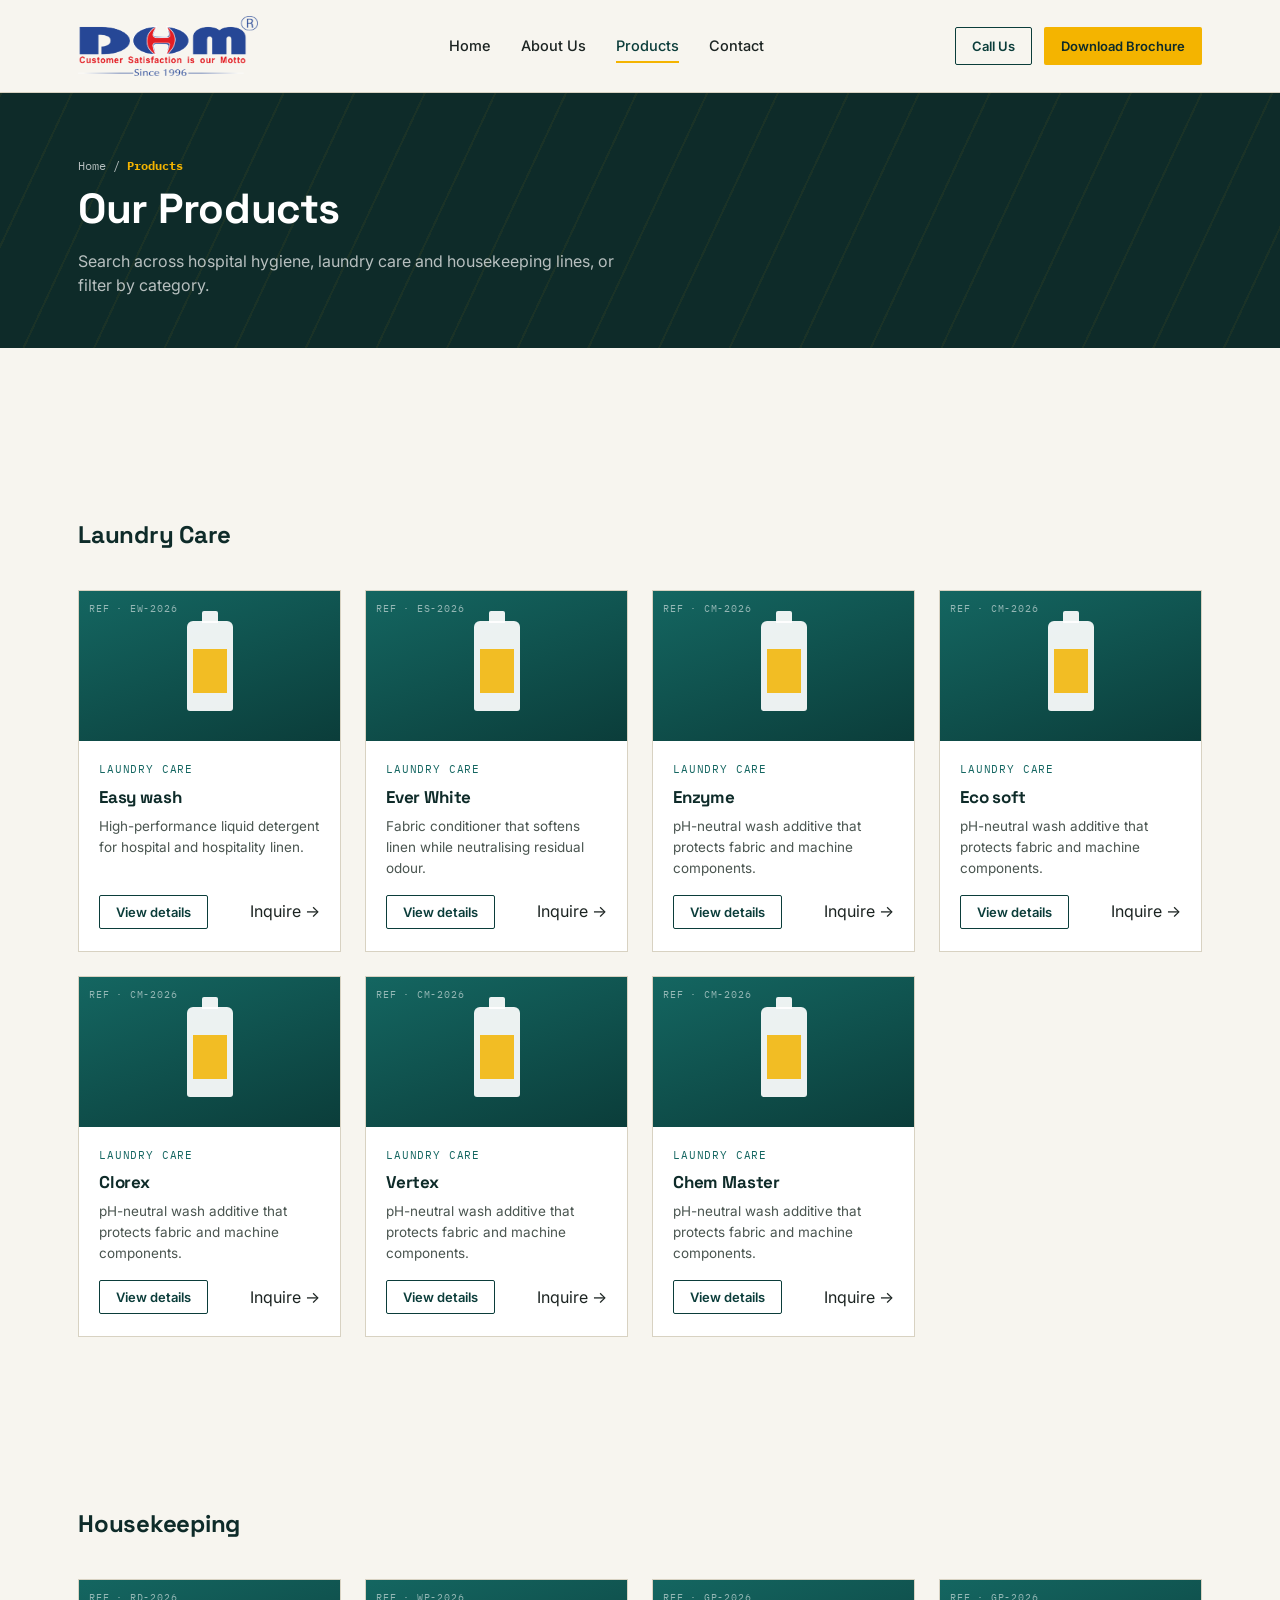
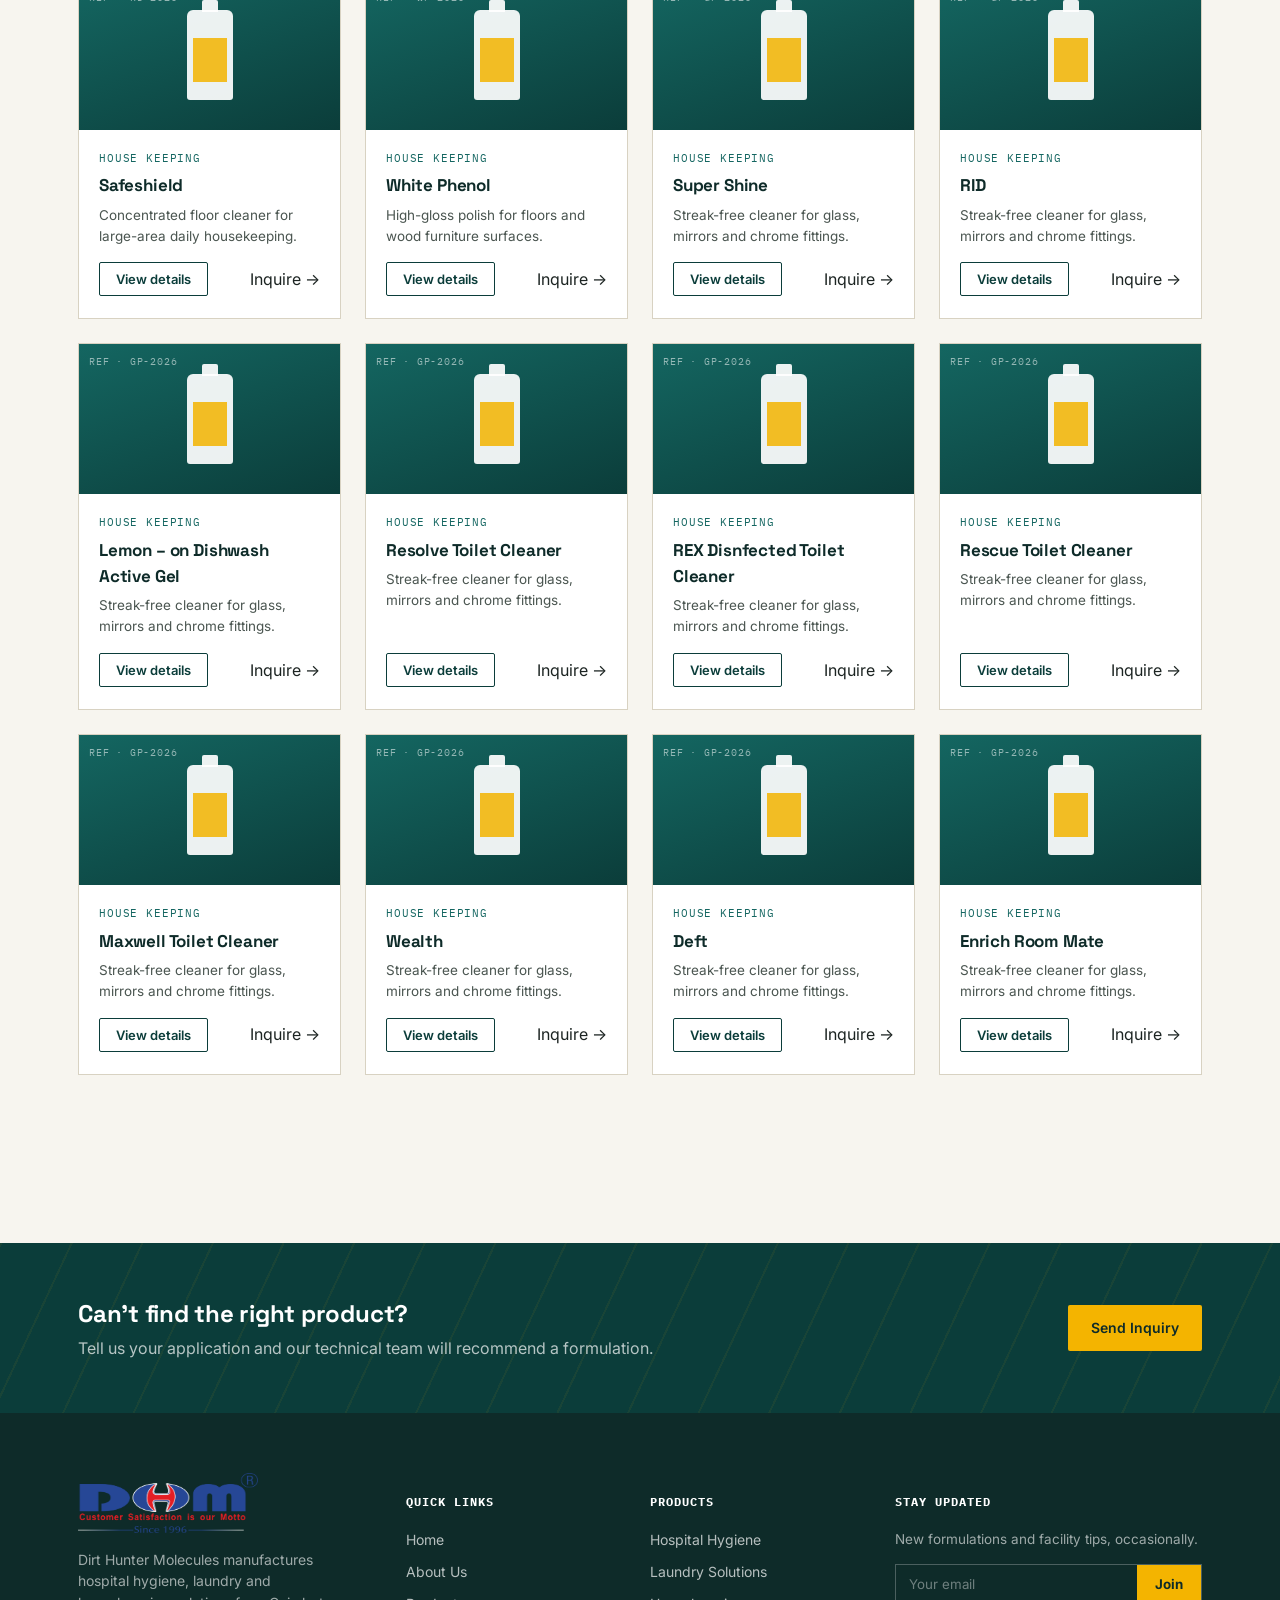
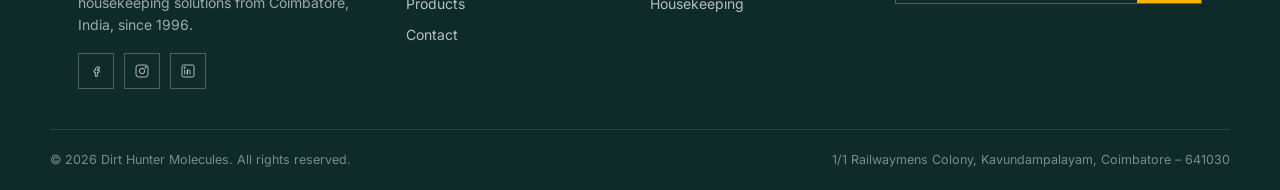
<file: products.html>
<!DOCTYPE html>
<html lang="en">
<head>
<meta charset="UTF-8">
<meta name="viewport" content="width=device-width, initial-scale=1.0">
<title>Products — DHM | Dirt Hunter Molecules</title>
<meta name="description" content="Browse DHM's hospital hygiene, laundry and housekeeping product lines. Search and filter by category, view full specifications and request a brochure.">
<link rel="preconnect" href="https://fonts.googleapis.com">
<link href="https://fonts.googleapis.com/css2?family=Space+Grotesk:wght@500;600;700&family=Inter:wght@400;500;600;700&family=IBM+Plex+Mono:wght@400;500&display=swap" rel="stylesheet">
<link rel="stylesheet" href="css/style.css">
</head>
<body>

<header class="site-header">
  <div class="header-inner">
    <a href="index.html" class="logo">
      <img src="./DHM/DHM-LOGO.png" height="60" width="180">
    </a>
    <nav class="nav-main">
      <a href="index.html">Home</a>
      <a href="about.html">About Us</a>
      <a href="products.html" class="active">Products</a>
      <a href="contact.html">Contact</a>
    </nav>
    <div class="header-cta">
      <a href="tel:+918489884898" class="btn btn-outline btn-sm">Call Us</a>
       <a href="./DHM/DHM Brochure.pdf" class="btn btn-accent btn-sm" download>Download Brochure</a>
      <button class="nav-toggle" aria-label="Toggle menu" aria-expanded="false"><span></span><span></span><span></span></button>
    </div>
  </div>
</header>

<section class="page-banner">
  <div class="container">
    <p class="crumb">Home / <b>Products</b></p>
    <h1>Our Products</h1>
    <p>Search across hospital hygiene, laundry care and housekeeping lines, or filter by category.</p>
  </div>
</section>

<section>
  <div class="container">

    <!-- <div class="filter-bar">
      <div class="search-box">
        <svg viewBox="0 0 24 24"><circle cx="11" cy="11" r="7"/><line x1="21" y1="21" x2="16.5" y2="16.5"/></svg>
        <input type="text" id="productSearch" placeholder="Search products by name or use case…">
      </div>
      <div class="filter-tabs">
        <button data-cat="all" class="active">All</button>
        <button data-cat="hospital">Hospital</button>
        <button data-cat="laundry">Laundry</button>
        <button data-cat="housekeeping">Housekeeping</button>
      </div>
    </div> -->

   <section class="product-section">
    <h2 class="section-title">Laundry Care</h2>
    <br>
    <div class="grid-4" id="laundryGrid"></div>
</section>

<section class="product-section">
    <h2 class="section-title">Housekeeping</h2>
    <br>
    <div class="grid-4" id="housekeepingGrid"></div>
</section>

<div id="emptyState" class="empty-state">
    No products found.
</div>

    <div class="empty-state" id="emptyState">
      <p class="spec">No matches</p>
      <h3>Nothing fits that search.</h3>
      <p>Try a different keyword, or clear the category filter above.</p>
    </div>

  </div>
</section>

<section class="cta-band">
  <div class="container">
    <div>
      <h3>Can't find the right product?</h3>
      <p>Tell us your application and our technical team will recommend a formulation.</p>
    </div>
    <div class="cta-actions">
      <a href="contact.html" class="btn btn-accent">Send Inquiry</a>
    </div>
  </div>
</section>

<footer class="site-footer">
  <div class="container footer-grid">
    <div class="footer-about">
      <div class="footer-logo"> <img src="./DHM/DHM-LOGO.png" height="60" width="180"></div>
      <p>Dirt Hunter Molecules manufactures hospital hygiene, laundry and housekeeping solutions from Coimbatore, India, since 1996.</p>
      <div class="social-row">
        <a href="#" aria-label="Facebook"><svg viewBox="0 0 24 24"><path d="M14 9h3V6h-3c-1.7 0-3 1.3-3 3v2H9v3h2v6h3v-6h2.5l.5-3H14V9.5c0-.3.2-.5.5-.5z"/></svg></a>
        <a href="#" aria-label="Instagram"><svg viewBox="0 0 24 24"><rect x="3" y="3" width="18" height="18" rx="4"/><circle cx="12" cy="12" r="4"/><circle cx="17.5" cy="6.5" r="1"/></svg></a>
        <a href="#" aria-label="LinkedIn"><svg viewBox="0 0 24 24"><rect x="3" y="3" width="18" height="18" rx="2"/><line x1="7" y1="10" x2="7" y2="17"/><circle cx="7" cy="7" r="1"/><path d="M11 17v-4.5a2 2 0 014 0V17M11 10v7"/></svg></a>
      </div>
    </div>
    <div>
      <h5>Quick Links</h5>
      <ul><li><a href="index.html">Home</a></li><li><a href="about.html">About Us</a></li><li><a href="products.html">Products</a></li><li><a href="contact.html">Contact</a></li></ul>
    </div>
    <div>
      <h5>Products</h5>
      <ul><li><a href="products.html?cat=hospital">Hospital Hygiene</a></li><li><a href="products.html?cat=laundry">Laundry Solutions</a></li><li><a href="products.html?cat=housekeeping">Housekeeping</a></li></ul>
    </div>
    <div>
      <h5>Stay Updated</h5>
      <p style="font-size:13.5px;color:rgba(255,255,255,.6);margin-bottom:14px;">New formulations and facility tips, occasionally.</p>
      <form class="newsletter" action="php/subscribe.php" method="POST">
        <input type="text" name="website" style="display:none" tabindex="-1" autocomplete="off">
        <input type="email" placeholder="Your email" required>
        <button type="submit">Join</button>
      </form>
    </div>
  </div>
  <div class="container footer-bottom">
    <span>© <span class="js-year"></span> Dirt Hunter Molecules. All rights reserved.</span>
    <span>1/1 Railwaymens Colony, Kavundampalayam, Coimbatore – 641030</span>
  </div>
</footer>

<div class="modal-overlay" id="productModal">
  <div class="modal">
    <button class="modal-close" id="modalClose" aria-label="Close">×</button>
    <div id="modalInner"></div>
  </div>
</div>

<script src="js/main.js"></script>
<script src="js/products.js"></script>
</body>
</html>
</file>
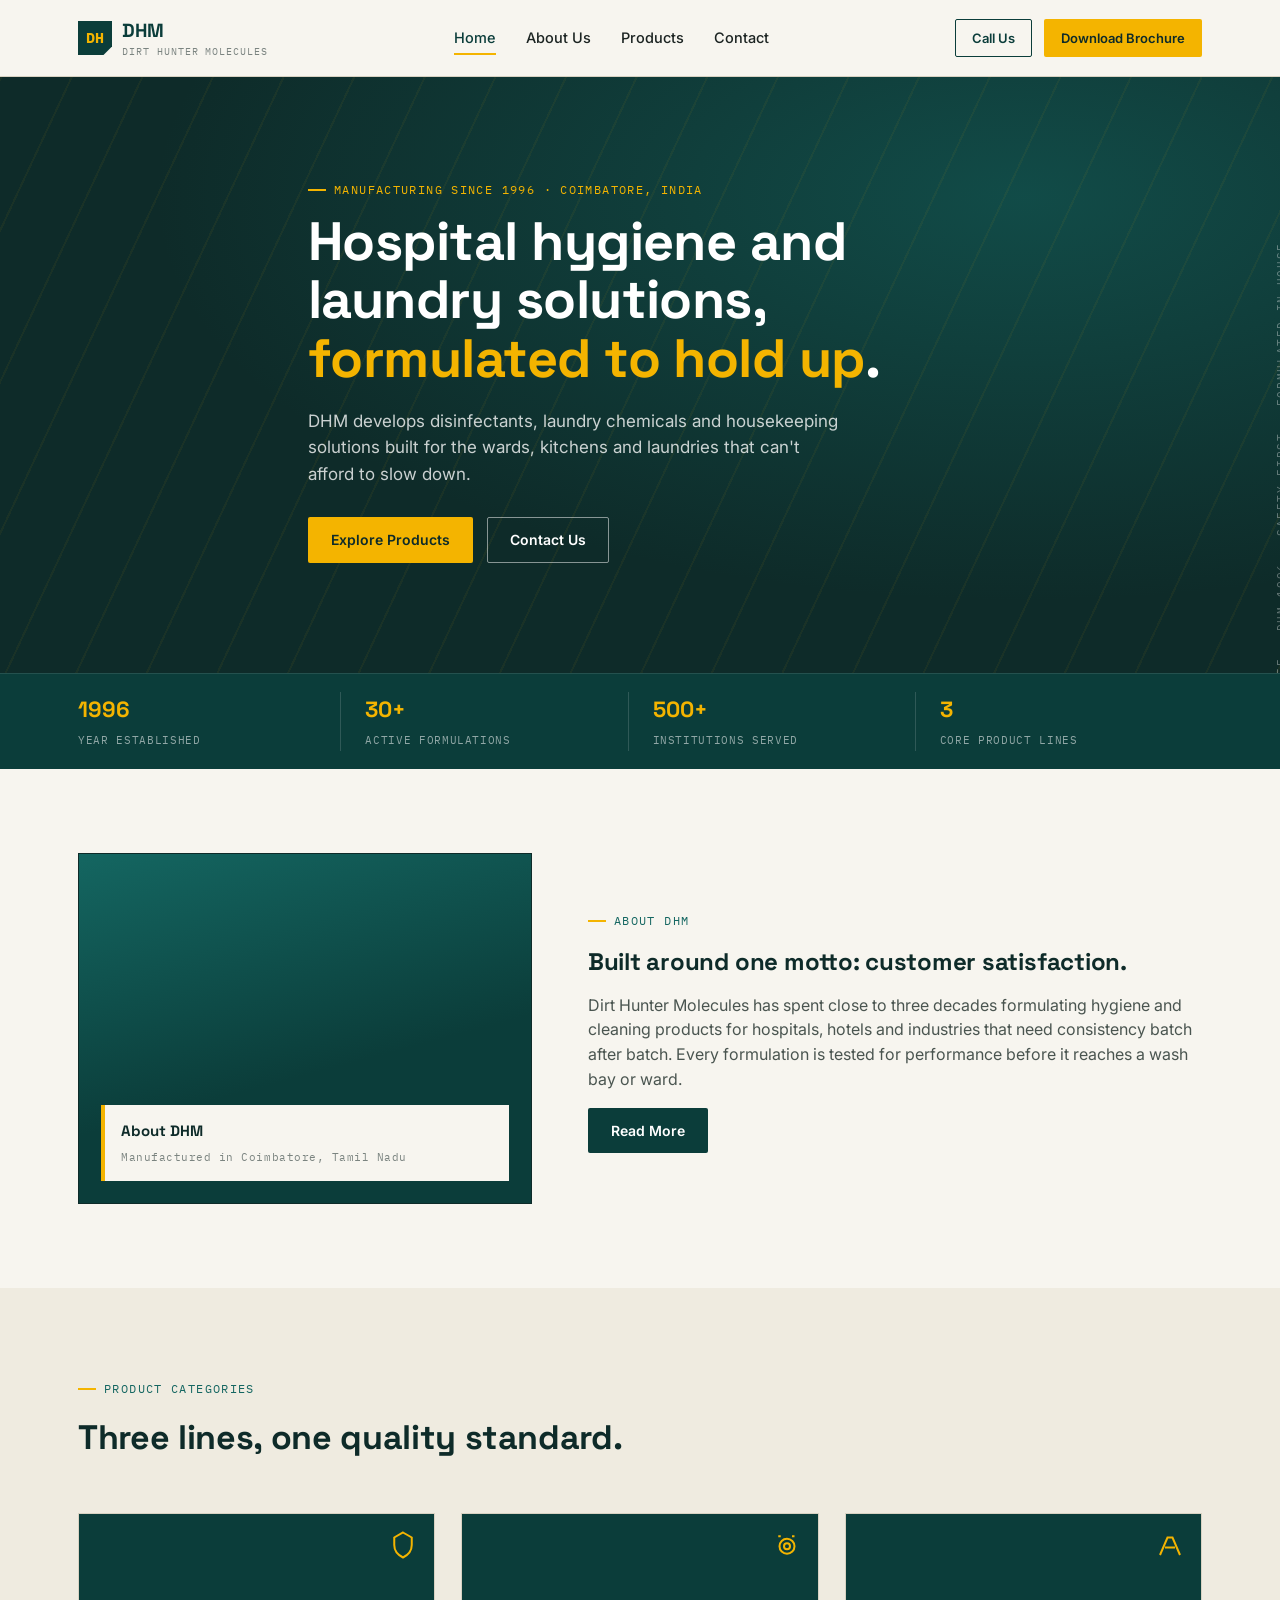
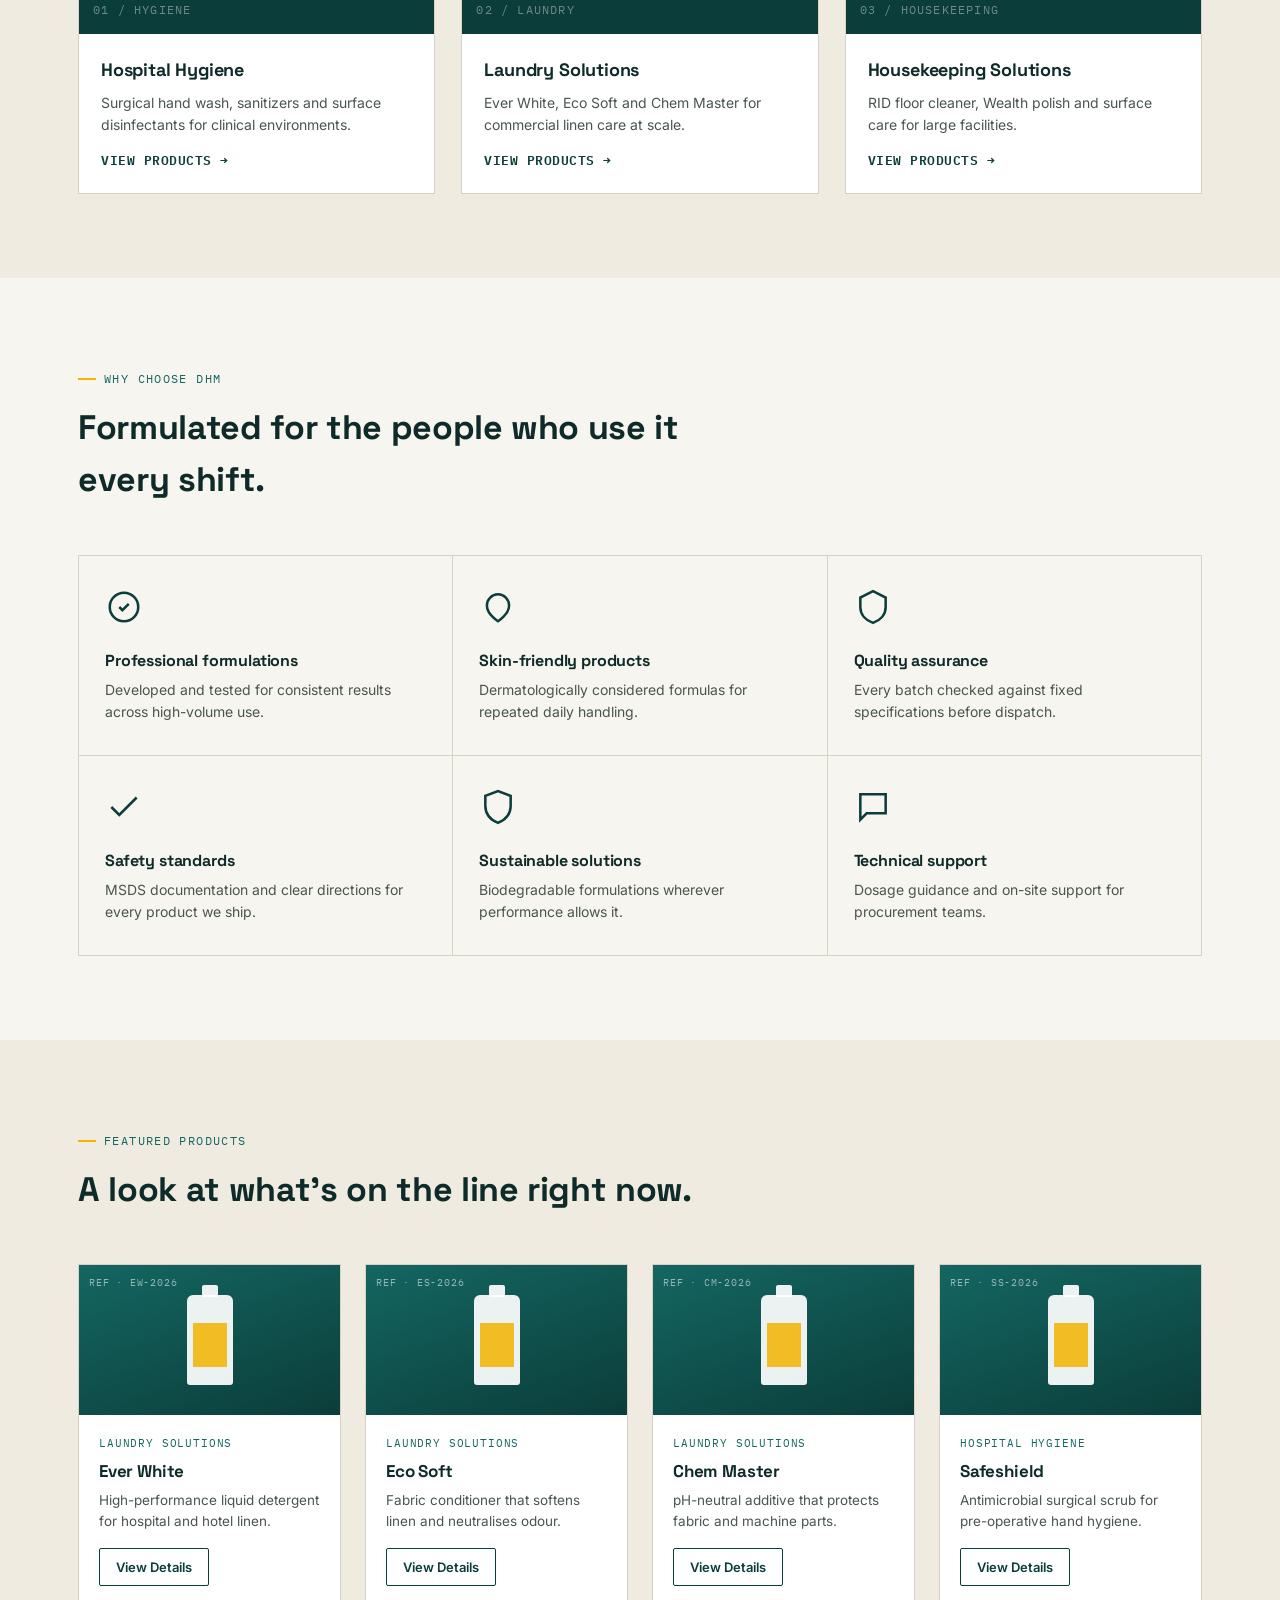
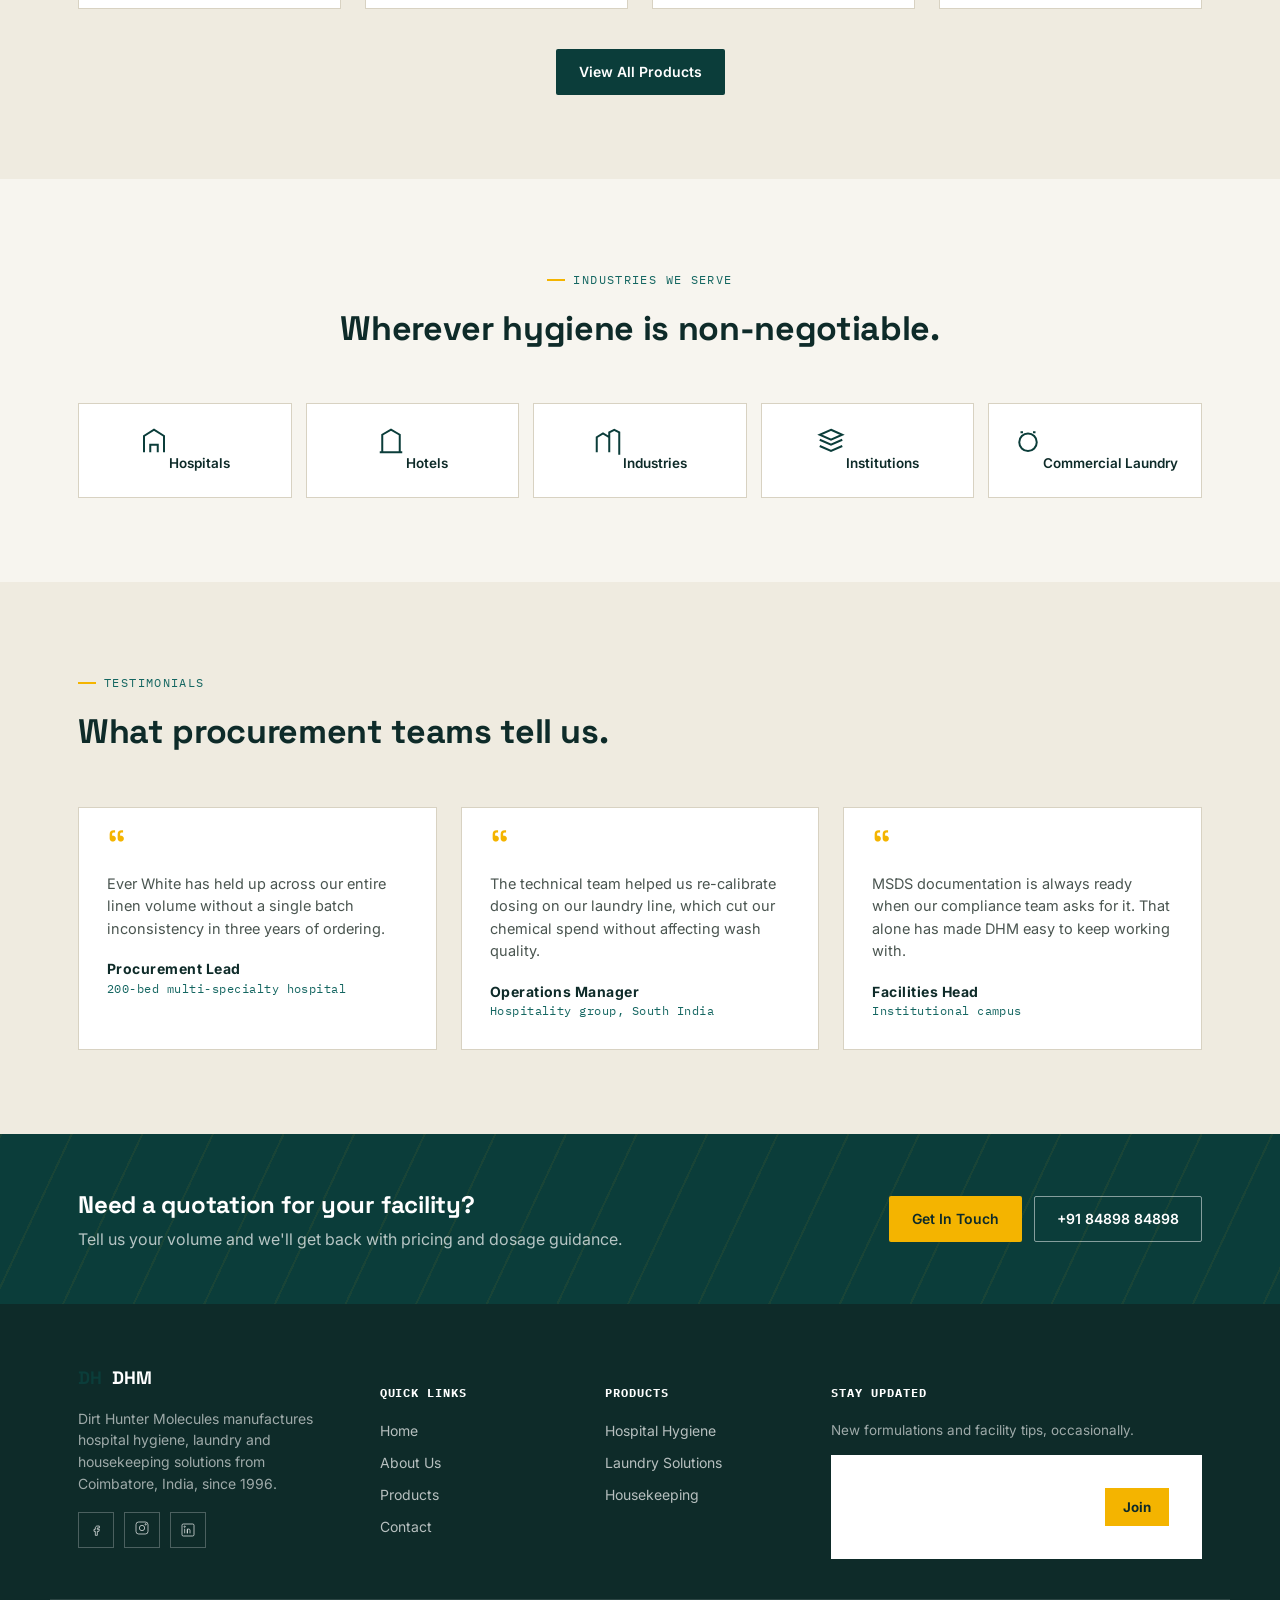
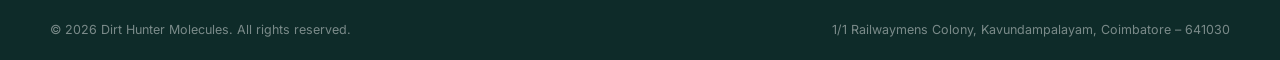
<file: DHM/dhm-preview (2).html>
<!DOCTYPE html>
<html lang="en">
<head>
<meta charset="UTF-8">
<meta name="viewport" content="width=device-width, initial-scale=1.0">
<title>DHM — Dirt Hunter Molecules (Full Site Preview)</title>
<link rel="preconnect" href="https://fonts.googleapis.com">
<link href="https://fonts.googleapis.com/css2?family=Space+Grotesk:wght@500;600;700&family=Inter:wght@400;500;600;700&family=IBM+Plex+Mono:wght@400;500&display=swap" rel="stylesheet">
<style>
/* =========================================================
   DHM — Dirt Hunter Molecules
   Design tokens
   ========================================================= */
:root{
  --ink:        #0B3D3A;   /* primary — deep petrol */
  --ink-2:      #146661;   /* mid petrol */
  --ink-3:      #0E2B29;   /* darkest, for footer/header overlay */
  --accent:     #F4B400;   /* hazard yellow */
  --accent-2:   #D99400;   /* deeper yellow for hover */
  --paper:      #F7F5EF;   /* warm paper background */
  --paper-2:    #EFEBE0;   /* slightly deeper paper for stripes */
  --card:       #FFFFFF;
  --line:       #D8D2C2;
  --text:       #1C2422;
  --text-soft:  #4A5550;
  --text-faint: #7B8480;
  --radius:     2px;       /* sharp, label-like, not "rounded cards" default */
  --radius-lg:  4px;
  --maxw:       1180px;

  --font-display: "Space Grotesk", "Arial Narrow", sans-serif;
  --font-body:    "Inter", -apple-system, sans-serif;
  --font-mono:    "IBM Plex Mono", "Courier New", monospace;
}

@media (prefers-reduced-motion: reduce){
  *{ animation-duration:.01ms !important; animation-iteration-count:1 !important; transition-duration:.01ms !important; scroll-behavior:auto !important; }
}

*{ box-sizing:border-box; }
html{ scroll-behavior:smooth; }
body{
  margin:0;
  font-family:var(--font-body);
  background:var(--paper);
  color:var(--text);
  line-height:1.55;
  -webkit-font-smoothing:antialiased;
}
img{ max-width:100%; display:block; }
a{ color:inherit; text-decoration:none; }
ul{ margin:0; padding:0; list-style:none; }
h1,h2,h3,h4{ font-family:var(--font-display); margin:0 0 .5em; letter-spacing:-0.01em; color:var(--ink-3); }
p{ margin:0 0 1em; color:var(--text-soft); }
button{ font-family:inherit; cursor:pointer; }

:focus-visible{
  outline:3px solid var(--accent);
  outline-offset:2px;
}

.container{
  max-width:var(--maxw);
  margin:0 auto;
  padding:0 28px;
}

/* ---------- Eyebrow / spec-label signature device ---------- */
.spec{
  font-family:var(--font-mono);
  font-size:11.5px;
  letter-spacing:.12em;
  text-transform:uppercase;
  color:var(--ink-2);
  display:inline-flex;
  align-items:center;
  gap:8px;
  margin-bottom:14px;
}
.spec::before{
  content:"";
  width:18px; height:2px;
  background:var(--accent);
  display:inline-block;
}
.spec.on-dark{ color:var(--accent); }
.spec.on-dark::before{ background:var(--accent); }

/* ---------- Header ---------- */
.site-header{
  position:sticky; top:0; z-index:100;
  background:rgba(247,245,239,.92);
  backdrop-filter:blur(6px);
  border-bottom:1px solid var(--line);
}
.header-inner{
  display:flex; align-items:center; justify-content:space-between;
  padding:16px 28px;
  max-width:var(--maxw); margin:0 auto;
}
.logo{
  display:flex; align-items:center; gap:10px;
  font-family:var(--font-display); font-weight:700; font-size:19px;
  color:var(--ink);
}
.logo .mark{
  width:34px; height:34px;
  background:var(--ink);
  position:relative;
  display:flex; align-items:center; justify-content:center;
  clip-path: polygon(0 0, 100% 0, 100% 75%, 75% 100%, 0 100%);
}
.logo .mark span{
  color:var(--accent); font-family:var(--font-mono); font-weight:700; font-size:15px;
}
.logo small{
  display:block; font-family:var(--font-mono); font-weight:400;
  font-size:9.5px; letter-spacing:.1em; color:var(--text-faint); text-transform:uppercase;
}

.nav-main{ display:flex; align-items:center; gap:30px; }
.nav-main a{
  font-size:14.5px; font-weight:500; color:var(--text);
  padding:6px 0; position:relative;
}
.nav-main a::after{
  content:""; position:absolute; left:0; right:100%; bottom:0; height:2px; background:var(--accent);
  transition:right .2s ease;
}
.nav-main a:hover::after, .nav-main a.active::after{ right:0; }
.nav-main a.active{ color:var(--ink); }

.header-cta{ display:flex; align-items:center; gap:12px; }

.btn{
  display:inline-flex; align-items:center; gap:8px;
  font-family:var(--font-body); font-weight:600; font-size:14px;
  padding:11px 22px; border:1px solid transparent;
  border-radius:var(--radius); cursor:pointer; white-space:nowrap;
}
.btn-primary{ background:var(--ink); color:#fff; }
.btn-primary:hover{ background:var(--ink-2); }
.btn-accent{ background:var(--accent); color:var(--ink-3); }
.btn-accent:hover{ background:var(--accent-2); }
.btn-outline{ background:transparent; border-color:var(--ink); color:var(--ink); }
.btn-outline:hover{ background:var(--ink); color:#fff; }
.btn-outline.on-dark{ border-color:rgba(255,255,255,.5); color:#fff; }
.btn-outline.on-dark:hover{ background:#fff; color:var(--ink-3); border-color:#fff; }
.btn-sm{ padding:8px 16px; font-size:13px; }

.nav-toggle{ display:none; }

/* ---------- Hero ---------- */
.hero{
  position:relative;
  background:var(--ink-3);
  color:#fff;
  overflow:hidden;
  padding:96px 0 110px;
}
.hero::before{
  content:"";
  position:absolute; inset:0;
  background:
    repeating-linear-gradient(115deg, rgba(244,180,0,.05) 0 2px, transparent 2px 64px),
    radial-gradient(ellipse at 80% 20%, rgba(20,102,97,.55), transparent 60%);
  pointer-events:none;
}
.hero-inner{ position:relative; max-width:720px; }
.hero h1{
  color:#fff; font-size:clamp(32px,5vw,54px); line-height:1.08; margin-bottom:20px;
}
.hero h1 em{ font-style:normal; color:var(--accent); }
.hero p.lede{ color:rgba(255,255,255,.78); font-size:17px; max-width:540px; }
.hero-actions{ display:flex; gap:14px; margin-top:30px; flex-wrap:wrap; }
.hero-tape{
  position:absolute; right:-10px; bottom:-10px;
  font-family:var(--font-mono); font-size:11px; color:rgba(255,255,255,.35);
  letter-spacing:.15em; writing-mode:vertical-rl; transform:rotate(180deg);
  display:flex; gap:18px;
}
.hero-banner-sub{
  background:var(--ink); border-top:1px solid rgba(255,255,255,.1);
  padding:18px 0;
}
.hero-stats{ display:flex; gap:0; flex-wrap:wrap; }
.hero-stats div{
  flex:1; min-width:140px; padding:0 24px; border-left:1px solid rgba(255,255,255,.15);
  font-family:var(--font-mono); color:rgba(255,255,255,.85);
}
.hero-stats div:first-child{ border-left:none; padding-left:0; }
.hero-stats b{ display:block; color:var(--accent); font-size:22px; font-family:var(--font-display); }
.hero-stats span{ font-size:11px; letter-spacing:.06em; text-transform:uppercase; color:rgba(255,255,255,.55); }

/* page banners (sub-pages) */
.page-banner{
  background:var(--ink-3); color:#fff; padding:64px 0 50px; position:relative; overflow:hidden;
}
.page-banner::before{
  content:""; position:absolute; inset:0;
  background:repeating-linear-gradient(115deg, rgba(244,180,0,.05) 0 2px, transparent 2px 64px);
}
.page-banner .container{ position:relative; }
.crumb{ font-family:var(--font-mono); font-size:12px; color:rgba(255,255,255,.5); margin-bottom:10px; }
.crumb b{ color:var(--accent); }
.page-banner h1{ color:#fff; font-size:clamp(28px,4vw,42px); margin-bottom:8px; }
.page-banner p{ color:rgba(255,255,255,.7); max-width:560px; margin:0; }

/* ---------- Sections ---------- */
section{ padding:84px 0; }
.section-alt{ background:var(--paper-2); }
.section-dark{ background:var(--ink-3); color:#fff; }
.section-dark h2, .section-dark h3{ color:#fff; }
.section-dark p{ color:rgba(255,255,255,.7); }

.section-head{ max-width:620px; margin-bottom:48px; }
.section-head.center{ margin-left:auto; margin-right:auto; text-align:center; }
.section-head h2{ font-size:clamp(24px,3.4vw,34px); }

/* ---------- About preview / split ---------- */
.split{ display:grid; grid-template-columns:0.85fr 1.15fr; gap:56px; align-items:center; }
.split.reverse{ grid-template-columns:1.15fr 0.85fr; }
.split.reverse .split-media{ order:2; }

.split-media{
  background:var(--ink);
  aspect-ratio:4/3.1;
  position:relative;
  overflow:hidden;
  border:1px solid var(--ink-3);
}
.split-media .drum{
  position:absolute; inset:0;
  background:
    linear-gradient(165deg, var(--ink-2) 0%, var(--ink) 60%),
    repeating-linear-gradient(90deg, rgba(255,255,255,.03) 0 1px, transparent 1px 26px);
  display:flex; align-items:flex-end; padding:22px;
}
.split-media .drum .label{
  background:var(--paper); padding:14px 16px; width:100%;
  border-left:4px solid var(--accent);
  font-family:var(--font-mono);
}
.split-media .drum .label b{ display:block; font-family:var(--font-display); font-size:15px; color:var(--ink-3); }
.split-media .drum .label span{ font-size:10.5px; color:var(--text-faint); letter-spacing:.05em; }

.checklist{ margin-top:18px; }
.checklist li{
  display:flex; gap:12px; padding:9px 0; border-top:1px solid var(--line);
  color:var(--text-soft); font-size:15px;
}
.checklist li:first-child{ border-top:none; }
.checklist .tick{
  flex:0 0 auto; width:20px; height:20px; background:var(--ink); color:var(--accent);
  display:flex; align-items:center; justify-content:center; font-size:12px; font-weight:700;
  border-radius:50%;
}

/* ---------- Category cards ---------- */
.grid-3{ display:grid; grid-template-columns:repeat(3,1fr); gap:26px; }
.grid-4{ display:grid; grid-template-columns:repeat(4,1fr); gap:24px; }
.grid-2{ display:grid; grid-template-columns:repeat(2,1fr); gap:26px; }

.cat-card{
  background:var(--card); border:1px solid var(--line);
  padding:0; position:relative; transition:transform .18s ease, box-shadow .18s ease;
  display:flex; flex-direction:column;
}
.cat-card:hover{ transform:translateY(-4px); box-shadow:0 18px 30px -18px rgba(11,61,58,.35); }
.cat-card .swatch{
  height:120px; background:var(--ink); position:relative;
  display:flex; align-items:flex-end; justify-content:flex-start; padding:14px;
}
.cat-card .swatch .num{
  font-family:var(--font-mono); color:rgba(255,255,255,.4); font-size:12px; letter-spacing:.1em;
}
.cat-card .swatch svg{ position:absolute; top:16px; right:16px; width:30px; height:30px; stroke:var(--accent); }
.cat-card .body{ padding:22px; flex:1; display:flex; flex-direction:column; }
.cat-card h3{ font-size:18px; margin-bottom:8px; }
.cat-card p{ font-size:14px; margin-bottom:16px; flex:1; }
.cat-card .arrow-link{ font-family:var(--font-mono); font-size:12.5px; font-weight:600; color:var(--ink); letter-spacing:.04em; text-transform:uppercase; }
.cat-card .arrow-link:hover{ color:var(--ink-2); }

/* ---------- Why choose / value props ---------- */
.value-grid{ display:grid; grid-template-columns:repeat(3,1fr); gap:1px; background:var(--line); border:1px solid var(--line); }
.value-cell{ background:var(--paper); padding:32px 26px; }
.value-cell .ico{
  width:38px; height:38px; margin-bottom:16px; stroke:var(--ink); fill:none; stroke-width:1.6;
}
.value-cell h4{ font-size:16px; margin-bottom:6px; }
.value-cell p{ font-size:14px; margin:0; }

/* ---------- Product cards ---------- */
.product-card{
  background:var(--card); border:1px solid var(--line); display:flex; flex-direction:column;
  transition:box-shadow .18s ease;
}
.product-card:hover{ box-shadow:0 18px 30px -20px rgba(11,61,58,.4); }
.product-card .shot{
  height:150px; background:linear-gradient(160deg,var(--ink-2),var(--ink));
  position:relative; display:flex; align-items:center; justify-content:center;
}
.product-card .shot .bottle{
  width:46px; height:90px; background:rgba(255,255,255,.92); border-radius:6px 6px 3px 3px; position:relative;
}
.product-card .shot .bottle::before{
  content:""; position:absolute; top:-10px; left:50%; transform:translateX(-50%);
  width:16px; height:12px; background:rgba(255,255,255,.92); border-radius:2px 2px 0 0;
}
.product-card .shot .bottle::after{
  content:""; position:absolute; left:6px; right:6px; top:28px; bottom:18px; background:var(--accent); opacity:.85;
}
.product-card .shot .tag{
  position:absolute; top:10px; left:10px; font-family:var(--font-mono); font-size:10px; color:rgba(255,255,255,.55); letter-spacing:.08em;
}
.product-card .body{ padding:20px 20px 22px; flex:1; display:flex; flex-direction:column; }
.product-card .cat-tag{ font-family:var(--font-mono); font-size:10.5px; color:var(--ink-2); letter-spacing:.08em; text-transform:uppercase; margin-bottom:6px; }
.product-card h3{ font-size:17px; margin-bottom:6px; }
.product-card p{ font-size:13.5px; flex:1; margin-bottom:16px; }
.product-card .card-foot{ display:flex; align-items:center; justify-content:space-between; }

/* ---------- Testimonials ---------- */
.testi-track{ display:grid; grid-template-columns:repeat(3,1fr); gap:24px; }
.testi-card{ background:var(--card); border:1px solid var(--line); padding:28px; position:relative; }
.testi-card .quote-mark{ font-family:var(--font-display); font-size:46px; color:var(--accent); line-height:.5; display:block; margin-bottom:14px; }
.testi-card p{ font-size:14.5px; color:var(--text-soft); margin-bottom:18px; }
.testi-card .who{ font-family:var(--font-mono); font-size:12px; color:var(--ink-2); letter-spacing:.04em; }
.testi-card .who b{ display:block; color:var(--ink-3); font-family:var(--font-body); font-size:14px; }

/* ---------- Industries ---------- */
.industry-row{ display:flex; flex-wrap:wrap; gap:14px; }
.industry-chip{
  flex:1; min-width:150px; background:var(--card); border:1px solid var(--line);
  padding:22px 18px; text-align:center;
}
.industry-chip .ico{ width:30px; height:30px; margin:0 auto 12px; stroke:var(--ink); fill:none; stroke-width:1.6; }
.industry-chip span{ font-size:13.5px; font-weight:600; color:var(--ink-3); }

/* ---------- CTA banner ---------- */
.cta-band{
  background:var(--ink); color:#fff; padding:52px 0; position:relative; overflow:hidden;
}
.cta-band::before{
  content:""; position:absolute; inset:0;
  background:repeating-linear-gradient(115deg, rgba(244,180,0,.06) 0 2px, transparent 2px 64px);
}
.cta-band .container{ position:relative; display:flex; align-items:center; justify-content:space-between; gap:24px; flex-wrap:wrap; }
.cta-band h3{ color:#fff; font-size:24px; margin-bottom:4px; }
.cta-band p{ color:rgba(255,255,255,.7); margin:0; }
.cta-actions{ display:flex; gap:12px; flex-wrap:wrap; }

/* ---------- Values / mission-vision (about) ---------- */
.mv-grid{ display:grid; grid-template-columns:1fr 1fr; gap:26px; }
.mv-card{ background:var(--ink-3); color:#fff; padding:36px 32px; position:relative; }
.mv-card .spec{ color:var(--accent); }
.mv-card.alt{ background:var(--ink-2); }
.mv-card p.statement{ font-family:var(--font-display); font-size:21px; color:#fff; line-height:1.4; margin:0; }

.values-list{ display:grid; grid-template-columns:repeat(4,1fr); gap:20px; }
.value-card{ border:1px solid var(--line); padding:24px 20px; background:var(--card); }
.value-card .vnum{ font-family:var(--font-mono); color:var(--accent-2); font-size:12px; display:block; margin-bottom:14px; }
.value-card h4{ font-size:16px; margin-bottom:8px; }
.value-card p{ font-size:13.5px; margin:0; }

.cert-row{ display:flex; gap:20px; flex-wrap:wrap; }
.cert-badge{
  flex:1; min-width:150px; border:1px dashed var(--line); padding:24px 16px; text-align:center; background:var(--paper);
}
.cert-badge .ico{ width:34px; height:34px; margin:0 auto 10px; stroke:var(--ink-2); fill:none; stroke-width:1.5; }
.cert-badge span{ font-family:var(--font-mono); font-size:11.5px; letter-spacing:.05em; color:var(--text-soft); }

/* ---------- Product listing / filter ---------- */
.filter-bar{
  display:flex; align-items:center; justify-content:space-between; gap:20px; flex-wrap:wrap;
  background:var(--card); border:1px solid var(--line); padding:18px 22px; margin-bottom:36px;
}
.search-box{
  flex:1; min-width:220px; display:flex; align-items:center; gap:10px;
  border:1px solid var(--line); padding:10px 14px; background:var(--paper);
}
.search-box input{
  border:none; background:transparent; outline:none; width:100%; font-family:var(--font-body); font-size:14px; color:var(--text);
}
.search-box svg{ width:16px; height:16px; stroke:var(--text-faint); fill:none; flex:0 0 auto; }
.filter-tabs{ display:flex; gap:8px; flex-wrap:wrap; }
.filter-tabs button{
  border:1px solid var(--line); background:transparent; padding:9px 16px; font-size:13px; font-weight:600;
  color:var(--text-soft); border-radius:var(--radius);
}
.filter-tabs button.active{ background:var(--ink); border-color:var(--ink); color:#fff; }
.filter-tabs button:hover:not(.active){ border-color:var(--ink-2); color:var(--ink-2); }

.empty-state{
  text-align:center; padding:60px 20px; border:1px dashed var(--line); display:none;
}
.empty-state.show{ display:block; }
.empty-state .spec{ justify-content:center; }

/* ---------- Product detail (modal) ---------- */
.modal-overlay{
  position:fixed; inset:0; background:rgba(11,43,41,.7); display:none;
  align-items:flex-start; justify-content:center; z-index:1000; padding:40px 20px; overflow-y:auto;
}
.modal-overlay.open{ display:flex; }
.modal{
  background:var(--paper); max-width:880px; width:100%; position:relative; border:1px solid var(--line);
  margin-top:20px;
}
.modal-close{
  position:absolute; top:14px; right:14px; width:34px; height:34px; background:var(--ink);
  color:#fff; border:none; font-size:18px; display:flex; align-items:center; justify-content:center; z-index:2;
}
.modal-close:hover{ background:var(--ink-2); }
.modal-grid{ display:grid; grid-template-columns:0.85fr 1.15fr; }
.modal-shot{ background:linear-gradient(160deg,var(--ink-2),var(--ink)); min-height:260px; display:flex; align-items:center; justify-content:center; }
.modal-shot .bottle{ width:70px; height:140px; background:rgba(255,255,255,.92); border-radius:8px 8px 4px 4px; position:relative; }
.modal-shot .bottle::before{ content:""; position:absolute; top:-14px; left:50%; transform:translateX(-50%); width:22px; height:16px; background:rgba(255,255,255,.92); border-radius:3px 3px 0 0; }
.modal-shot .bottle::after{ content:""; position:absolute; left:8px; right:8px; top:40px; bottom:24px; background:var(--accent); opacity:.85; }
.modal-body{ padding:32px; }
.modal-body .cat-tag{ font-family:var(--font-mono); font-size:11px; color:var(--ink-2); letter-spacing:.08em; text-transform:uppercase; }
.modal-body h2{ font-size:24px; margin:6px 0 14px; }
.modal-section{ margin-bottom:18px; }
.modal-section h5{ font-family:var(--font-mono); font-size:11.5px; letter-spacing:.08em; text-transform:uppercase; color:var(--ink); margin:0 0 8px; }
.modal-section ul li{ position:relative; padding-left:18px; font-size:14px; color:var(--text-soft); margin-bottom:6px; }
.modal-section ul li::before{ content:"✓"; position:absolute; left:0; color:var(--ink-2); font-weight:700; }
.modal-actions{ display:flex; gap:12px; margin-top:22px; flex-wrap:wrap; }

/* ---------- Contact page ---------- */
.contact-grid{ display:grid; grid-template-columns:0.85fr 1.15fr; gap:48px; align-items:start; }
.info-card{ background:var(--ink-3); color:#fff; padding:34px; margin-bottom:20px; }
.info-card h3{ color:#fff; }
.info-row{ display:flex; gap:14px; padding:14px 0; border-top:1px solid rgba(255,255,255,.12); }
.info-row:first-of-type{ border-top:1px solid rgba(255,255,255,.12); margin-top:8px; }
.info-row .ico{ width:20px; height:20px; stroke:var(--accent); fill:none; flex:0 0 auto; margin-top:2px; }
.info-row b{ display:block; font-size:14.5px; color:#fff; }
.info-row span{ font-size:13.5px; color:rgba(255,255,255,.65); }
.social-row{ display:flex; gap:10px; margin-top:18px; }
.social-row a{
  width:36px; height:36px; border:1px solid rgba(255,255,255,.25); display:flex; align-items:center; justify-content:center;
}
.social-row a:hover{ background:var(--accent); border-color:var(--accent); }
.social-row svg{ width:16px; height:16px; stroke:#fff; fill:none; }
.social-row a:hover svg{ stroke:var(--ink-3); }

.map-box{
  background:var(--card); border:1px solid var(--line); height:230px; position:relative; overflow:hidden;
}
.map-box .grid-lines{
  position:absolute; inset:0;
  background:
    repeating-linear-gradient(0deg, var(--paper-2) 0 1px, transparent 1px 30px),
    repeating-linear-gradient(90deg, var(--paper-2) 0 1px, transparent 1px 30px);
}
.map-box .pin{
  position:absolute; top:50%; left:50%; transform:translate(-50%,-100%);
  width:30px; height:30px; background:var(--accent); border-radius:50% 50% 50% 0; transform:translate(-50%,-100%) rotate(-45deg);
  display:flex; align-items:center; justify-content:center;
}
.map-box .pin::after{ content:""; width:10px; height:10px; background:var(--ink-3); border-radius:50%; transform:rotate(45deg); }
.map-box .cap{ position:absolute; bottom:10px; left:10px; font-family:var(--font-mono); font-size:11px; background:#fff; padding:6px 10px; border:1px solid var(--line); }

form{ background:var(--card); border:1px solid var(--line); padding:32px; }
.form-row{ display:grid; grid-template-columns:1fr 1fr; gap:18px; margin-bottom:18px; }
.field{ display:flex; flex-direction:column; gap:6px; }
.field.full{ grid-column:1/-1; }
.field label{ font-size:12.5px; font-weight:600; color:var(--ink-3); letter-spacing:.02em; }
.field input, .field select, .field textarea{
  border:1px solid var(--line); background:var(--paper); padding:11px 13px; font-family:var(--font-body);
  font-size:14.5px; color:var(--text); outline:none;
}
.field input:focus, .field select:focus, .field textarea:focus{ border-color:var(--ink-2); }
.field textarea{ resize:vertical; min-height:110px; }
.form-note{ font-size:12px; color:var(--text-faint); margin-top:14px; }
.form-success{
  display:none; align-items:center; gap:10px; background:#EFF7F2; border:1px solid #BFE3CE; color:#1F5F3C;
  padding:14px 16px; font-size:14px; margin-bottom:18px;
}
.form-success.show{ display:flex; }

/* FAQ */
.faq-item{ border-bottom:1px solid var(--line); }
.faq-q{
  width:100%; text-align:left; background:transparent; border:none; padding:20px 0;
  display:flex; align-items:center; justify-content:space-between; font-family:var(--font-display);
  font-size:16px; color:var(--ink-3);
}
.faq-q .plus{ font-family:var(--font-mono); font-size:18px; color:var(--ink-2); transition:transform .2s ease; }
.faq-item.open .faq-q .plus{ transform:rotate(45deg); }
.faq-a{ max-height:0; overflow:hidden; transition:max-height .25s ease; }
.faq-item.open .faq-a{ max-height:200px; }
.faq-a p{ padding-bottom:18px; margin:0; font-size:14.5px; }

/* ---------- Footer ---------- */
.site-footer{ background:var(--ink-3); color:rgba(255,255,255,.7); padding:60px 0 0; }
.footer-grid{ display:grid; grid-template-columns:1.4fr 1fr 1fr 1.2fr; gap:36px; padding-bottom:40px; }
.footer-grid h5{ color:#fff; font-family:var(--font-mono); font-size:12px; letter-spacing:.08em; text-transform:uppercase; margin-bottom:18px; }
.footer-grid li{ margin-bottom:10px; font-size:14px; }
.footer-grid a:hover{ color:var(--accent); }
.footer-about p{ color:rgba(255,255,255,.6); font-size:14px; max-width:280px; }
.footer-logo{ display:flex; align-items:center; gap:10px; margin-bottom:16px; font-family:var(--font-display); font-weight:700; color:#fff; font-size:18px; }
.newsletter{ display:flex; border:1px solid rgba(255,255,255,.25); }
.newsletter input{ flex:1; background:transparent; border:none; padding:11px 13px; color:#fff; font-family:var(--font-body); outline:none; }
.newsletter input::placeholder{ color:rgba(255,255,255,.4); }
.newsletter button{ background:var(--accent); color:var(--ink-3); border:none; padding:0 18px; font-weight:700; }
.footer-bottom{
  border-top:1px solid rgba(255,255,255,.12); padding:20px 0; display:flex; justify-content:space-between;
  font-size:12.5px; color:rgba(255,255,255,.45); flex-wrap:wrap; gap:10px;
}

/* ---------- Misc ---------- */
.center-cta{ text-align:center; margin-top:40px; }

/* ---------- Responsive ---------- */
@media (max-width:980px){
  .grid-4{ grid-template-columns:repeat(2,1fr); }
  .grid-3{ grid-template-columns:repeat(2,1fr); }
  .value-grid{ grid-template-columns:repeat(2,1fr); }
  .values-list{ grid-template-columns:repeat(2,1fr); }
  .testi-track{ grid-template-columns:1fr; }
  .split, .split.reverse{ grid-template-columns:1fr; }
  .split.reverse .split-media{ order:0; }
  .contact-grid{ grid-template-columns:1fr; }
  .modal-grid{ grid-template-columns:1fr; }
  .footer-grid{ grid-template-columns:1fr 1fr; }
  .mv-grid{ grid-template-columns:1fr; }
}
@media (max-width:760px){
  .nav-main{
    position:fixed; top:69px; left:0; right:0; bottom:0; background:var(--paper);
    flex-direction:column; align-items:flex-start; padding:30px 28px; gap:6px;
    transform:translateX(-100%); transition:transform .25s ease; overflow-y:auto;
  }
  .nav-main.open{ transform:translateX(0); }
  .nav-main a{ width:100%; padding:14px 0; border-bottom:1px solid var(--line); font-size:16px; }
  .nav-toggle{
    display:flex; flex-direction:column; gap:5px; background:transparent; border:none; padding:8px;
  }
  .nav-toggle span{ width:22px; height:2px; background:var(--ink); display:block; }
  .header-cta .btn-outline{ display:none; }
  .grid-4, .grid-3, .grid-2, .value-grid, .values-list{ grid-template-columns:1fr; }
  .form-row{ grid-template-columns:1fr; }
  .hero-stats{ flex-direction:column; }
  .hero-stats div{ border-left:none; border-top:1px solid rgba(255,255,255,.15); padding:14px 0; }
  .hero-stats div:first-child{ border-top:none; }
  .footer-grid{ grid-template-columns:1fr; }
  .cta-band .container{ flex-direction:column; text-align:center; }
}

</style>
</head>
<body>

<div class="page-root" data-page="home" style="display:block">


<header class="site-header">
  <div class="header-inner">
    <a href="index.html" class="logo">
      <span class="mark"><span>DH</span></span>
      <span>DHM<small>Dirt Hunter Molecules</small></span>
    </a>
    <nav class="nav-main">
      <a href="index.html" class="active">Home</a>
      <a href="about.html">About Us</a>
      <a href="products.html">Products</a>
      <a href="contact.html">Contact</a>
    </nav>
    <div class="header-cta">
      <a href="tel:+918489884898" class="btn btn-outline btn-sm">Call Us</a>
      <a href="contact.html" class="btn btn-accent btn-sm">Download Brochure</a>
      <button class="nav-toggle" aria-label="Toggle menu" aria-expanded="false"><span></span><span></span><span></span></button>
    </div>
  </div>
</header>

<section class="hero">
  <div class="container hero-inner">
    <p class="spec on-dark">Manufacturing since 1996 · Coimbatore, India</p>
    <h1>Hospital hygiene and laundry solutions, <em>formulated to hold up</em>.</h1>
    <p class="lede">DHM develops disinfectants, laundry chemicals and housekeeping solutions built for the wards, kitchens and laundries that can't afford to slow down.</p>
    <div class="hero-actions">
      <a href="products.html" class="btn btn-accent">Explore Products</a>
      <a href="contact.html" class="btn btn-outline on-dark">Contact Us</a>
    </div>
  </div>
  <div class="hero-tape">REF · DHM-1996 — SAFETY FIRST — FORMULATED IN-HOUSE</div>
</section>
<div class="hero-banner-sub">
  <div class="container hero-stats">
    <div><b>1996</b><span>Year established</span></div>
    <div><b>30+</b><span>Active formulations</span></div>
    <div><b>500+</b><span>Institutions served</span></div>
    <div><b>3</b><span>Core product lines</span></div>
  </div>
</div>

<section>
  <div class="container split">
    <div class="split-media">
      <div class="drum">
        <div class="label"><b>About DHM</b><span>Manufactured in Coimbatore, Tamil Nadu</span></div>
      </div>
    </div>
    <div>
      <p class="spec">About DHM</p>
      <h2>Built around one motto: customer satisfaction.</h2>
      <p>Dirt Hunter Molecules has spent close to three decades formulating hygiene and cleaning products for hospitals, hotels and industries that need consistency batch after batch. Every formulation is tested for performance before it reaches a wash bay or ward.</p>
      <a href="about.html" class="btn btn-primary">Read More</a>
    </div>
  </div>
</section>

<section class="section-alt">
  <div class="container">
    <div class="section-head">
      <p class="spec">Product Categories</p>
      <h2>Three lines, one quality standard.</h2>
    </div>
    <div class="grid-3">
      <div class="cat-card">
        <div class="swatch"><span class="num">01 / HYGIENE</span>
          <svg viewBox="0 0 24 24" fill="none" stroke-width="1.6"><path d="M12 2l7 4v6c0 5-3 8-7 10-4-2-7-5-7-10V6l7-4z"/></svg>
        </div>
        <div class="body">
          <h3>Hospital Hygiene</h3>
          <p>Surgical hand wash, sanitizers and surface disinfectants for clinical environments.</p>
          <a href="products.html?cat=hospital" class="arrow-link">View Products →</a>
        </div>
      </div>
      <div class="cat-card">
        <div class="swatch"><span class="num">02 / LAUNDRY</span>
          <svg viewBox="0 0 24 24" fill="none" stroke-width="1.6"><circle cx="12" cy="13" r="6"/><circle cx="12" cy="13" r="2.4"/><path d="M5 5h2M16 5h2"/></svg>
        </div>
        <div class="body">
          <h3>Laundry Solutions</h3>
          <p>Ever White, Eco Soft and Chem Master for commercial linen care at scale.</p>
          <a href="products.html?cat=laundry" class="arrow-link">View Products →</a>
        </div>
      </div>
      <div class="cat-card">
        <div class="swatch"><span class="num">03 / HOUSEKEEPING</span>
          <svg viewBox="0 0 24 24" fill="none" stroke-width="1.6"><path d="M4 20l6-14h4l6 14"/><path d="M8 14h8"/></svg>
        </div>
        <div class="body">
          <h3>Housekeeping Solutions</h3>
          <p>RID floor cleaner, Wealth polish and surface care for large facilities.</p>
          <a href="products.html?cat=housekeeping" class="arrow-link">View Products →</a>
        </div>
      </div>
    </div>
  </div>
</section>

<section>
  <div class="container">
    <div class="section-head">
      <p class="spec">Why Choose DHM</p>
      <h2>Formulated for the people who use it every shift.</h2>
    </div>
    <div class="value-grid">
      <div class="value-cell">
        <svg class="ico" viewBox="0 0 24 24"><path d="M9 12l2 2 4-4"/><circle cx="12" cy="12" r="9"/></svg>
        <h4>Professional formulations</h4>
        <p>Developed and tested for consistent results across high-volume use.</p>
      </div>
      <div class="value-cell">
        <svg class="ico" viewBox="0 0 24 24"><path d="M12 21s-7-4.35-7-10a7 7 0 0114 0c0 5.65-7 10-7 10z"/></svg>
        <h4>Skin-friendly products</h4>
        <p>Dermatologically considered formulas for repeated daily handling.</p>
      </div>
      <div class="value-cell">
        <svg class="ico" viewBox="0 0 24 24"><path d="M12 2l8 4v6c0 5-3.5 8.5-8 10-4.5-1.5-8-5-8-10V6l8-4z"/></svg>
        <h4>Quality assurance</h4>
        <p>Every batch checked against fixed specifications before dispatch.</p>
      </div>
      <div class="value-cell">
        <svg class="ico" viewBox="0 0 24 24"><path d="M4 12l5 5L20 6"/></svg>
        <h4>Safety standards</h4>
        <p>MSDS documentation and clear directions for every product we ship.</p>
      </div>
      <div class="value-cell">
        <svg class="ico" viewBox="0 0 24 24"><path d="M12 22c5-2 8-6 8-11V5l-8-3-8 3v6c0 5 3 9 8 11z"/></svg>
        <h4>Sustainable solutions</h4>
        <p>Biodegradable formulations wherever performance allows it.</p>
      </div>
      <div class="value-cell">
        <svg class="ico" viewBox="0 0 24 24"><path d="M4 4h16v12H8l-4 4V4z"/></svg>
        <h4>Technical support</h4>
        <p>Dosage guidance and on-site support for procurement teams.</p>
      </div>
    </div>
  </div>
</section>

<section class="section-alt">
  <div class="container">
    <div class="section-head">
      <p class="spec">Featured Products</p>
      <h2>A look at what's on the line right now.</h2>
    </div>
    <div class="grid-4" id="featuredGrid">
      <!-- filled statically; mirrors DHM_PRODUCTS subset -->
      <div class="product-card">
        <div class="shot"><span class="tag">REF · EW-2026</span><div class="bottle"></div></div>
        <div class="body"><span class="cat-tag">Laundry Solutions</span><h3>Ever White</h3><p>High-performance liquid detergent for hospital and hotel linen.</p>
        <div class="card-foot"><a href="products.html" class="btn btn-outline btn-sm">View Details</a></div></div>
      </div>
      <div class="product-card">
        <div class="shot"><span class="tag">REF · ES-2026</span><div class="bottle"></div></div>
        <div class="body"><span class="cat-tag">Laundry Solutions</span><h3>Eco Soft</h3><p>Fabric conditioner that softens linen and neutralises odour.</p>
        <div class="card-foot"><a href="products.html" class="btn btn-outline btn-sm">View Details</a></div></div>
      </div>
      <div class="product-card">
        <div class="shot"><span class="tag">REF · CM-2026</span><div class="bottle"></div></div>
        <div class="body"><span class="cat-tag">Laundry Solutions</span><h3>Chem Master</h3><p>pH-neutral additive that protects fabric and machine parts.</p>
        <div class="card-foot"><a href="products.html" class="btn btn-outline btn-sm">View Details</a></div></div>
      </div>
      <div class="product-card">
        <div class="shot"><span class="tag">REF · SS-2026</span><div class="bottle"></div></div>
        <div class="body"><span class="cat-tag">Hospital Hygiene</span><h3>Safeshield</h3><p>Antimicrobial surgical scrub for pre-operative hand hygiene.</p>
        <div class="card-foot"><a href="products.html" class="btn btn-outline btn-sm">View Details</a></div></div>
      </div>
    </div>
    <div class="center-cta"><a href="products.html" class="btn btn-primary">View All Products</a></div>
  </div>
</section>

<section>
  <div class="container">
    <div class="section-head center">
      <p class="spec">Industries We Serve</p>
      <h2>Wherever hygiene is non-negotiable.</h2>
    </div>
    <div class="industry-row">
      <div class="industry-chip"><svg class="ico" viewBox="0 0 24 24" fill="none" stroke-width="1.6"><path d="M4 21V8l8-5 8 5v13"/><path d="M9 21v-6h6v6"/></svg><span>Hospitals</span></div>
      <div class="industry-chip"><svg class="ico" viewBox="0 0 24 24" fill="none" stroke-width="1.6"><path d="M3 21h18M5 21V7l7-4 7 4v14"/></svg><span>Hotels</span></div>
      <div class="industry-chip"><svg class="ico" viewBox="0 0 24 24" fill="none" stroke-width="1.6"><path d="M3 21V9l5-3 5 3v12M13 21V5l4-2 4 2v18"/></svg><span>Industries</span></div>
      <div class="industry-chip"><svg class="ico" viewBox="0 0 24 24" fill="none" stroke-width="1.6"><path d="M12 3l9 4-9 4-9-4 9-4zM3 11l9 4 9-4M3 16l9 4 9-4"/></svg><span>Institutions</span></div>
      <div class="industry-chip"><svg class="ico" viewBox="0 0 24 24" fill="none" stroke-width="1.6"><circle cx="12" cy="13" r="7"/><path d="M6 5h2M16 5h2"/></svg><span>Commercial Laundry</span></div>
    </div>
  </div>
</section>

<section class="section-alt">
  <div class="container">
    <div class="section-head">
      <p class="spec">Testimonials</p>
      <h2>What procurement teams tell us.</h2>
    </div>
    <div class="testi-track">
      <div class="testi-card">
        <span class="quote-mark">&ldquo;</span>
        <p>Ever White has held up across our entire linen volume without a single batch inconsistency in three years of ordering.</p>
        <div class="who"><b>Procurement Lead</b>200-bed multi-specialty hospital</div>
      </div>
      <div class="testi-card">
        <span class="quote-mark">&ldquo;</span>
        <p>The technical team helped us re-calibrate dosing on our laundry line, which cut our chemical spend without affecting wash quality.</p>
        <div class="who"><b>Operations Manager</b>Hospitality group, South India</div>
      </div>
      <div class="testi-card">
        <span class="quote-mark">&ldquo;</span>
        <p>MSDS documentation is always ready when our compliance team asks for it. That alone has made DHM easy to keep working with.</p>
        <div class="who"><b>Facilities Head</b>Institutional campus</div>
      </div>
    </div>
  </div>
</section>

<section class="cta-band">
  <div class="container">
    <div>
      <h3>Need a quotation for your facility?</h3>
      <p>Tell us your volume and we'll get back with pricing and dosage guidance.</p>
    </div>
    <div class="cta-actions">
      <a href="contact.html" class="btn btn-accent">Get In Touch</a>
      <a href="tel:+918489884898" class="btn btn-outline on-dark">+91 84898 84898</a>
    </div>
  </div>
</section>

<footer class="site-footer">
  <div class="container footer-grid">
    <div class="footer-about">
      <div class="footer-logo"><span class="mark"><span style="color:#0B3D3A">DH</span></span>DHM</div>
      <p>Dirt Hunter Molecules manufactures hospital hygiene, laundry and housekeeping solutions from Coimbatore, India, since 1996.</p>
      <div class="social-row">
        <a href="#" aria-label="Facebook"><svg viewBox="0 0 24 24"><path d="M14 9h3V6h-3c-1.7 0-3 1.3-3 3v2H9v3h2v6h3v-6h2.5l.5-3H14V9.5c0-.3.2-.5.5-.5z"/></svg></a>
        <a href="#" aria-label="Instagram"><rect width="0" height="0"/><svg viewBox="0 0 24 24"><rect x="3" y="3" width="18" height="18" rx="4"/><circle cx="12" cy="12" r="4"/><circle cx="17.5" cy="6.5" r="1"/></svg></a>
        <a href="#" aria-label="LinkedIn"><svg viewBox="0 0 24 24"><rect x="3" y="3" width="18" height="18" rx="2"/><line x1="7" y1="10" x2="7" y2="17"/><circle cx="7" cy="7" r="1"/><path d="M11 17v-4.5a2 2 0 014 0V17M11 10v7"/></svg></a>
      </div>
    </div>
    <div>
      <h5>Quick Links</h5>
      <ul><li><a href="index.html">Home</a></li><li><a href="about.html">About Us</a></li><li><a href="products.html">Products</a></li><li><a href="contact.html">Contact</a></li></ul>
    </div>
    <div>
      <h5>Products</h5>
      <ul><li><a href="products.html?cat=hospital">Hospital Hygiene</a></li><li><a href="products.html?cat=laundry">Laundry Solutions</a></li><li><a href="products.html?cat=housekeeping">Housekeeping</a></li></ul>
    </div>
    <div>
      <h5>Stay Updated</h5>
      <p style="font-size:13.5px;color:rgba(255,255,255,.6);margin-bottom:14px;">New formulations and facility tips, occasionally.</p>
      <form class="newsletter" data-demo-form>
        <input type="email" placeholder="Your email" required>
        <button type="submit">Join</button>
      </form>
    </div>
  </div>
  <div class="container footer-bottom">
    <span>© <span class="js-year"></span> Dirt Hunter Molecules. All rights reserved.</span>
    <span>1/1 Railwaymens Colony, Kavundampalayam, Coimbatore – 641030</span>
  </div>
</footer>


</div>
<div class="page-root" data-page="about" style="display:none">


<header class="site-header">
  <div class="header-inner">
    <a href="index.html" class="logo">
      <span class="mark"><span>DH</span></span>
      <span>DHM<small>Dirt Hunter Molecules</small></span>
    </a>
    <nav class="nav-main">
      <a href="index.html">Home</a>
      <a href="about.html" class="active">About Us</a>
      <a href="products.html">Products</a>
      <a href="contact.html">Contact</a>
    </nav>
    <div class="header-cta">
      <a href="tel:+918489884898" class="btn btn-outline btn-sm">Call Us</a>
      <a href="contact.html" class="btn btn-accent btn-sm">Download Brochure</a>
      <button class="nav-toggle" aria-label="Toggle menu" aria-expanded="false"><span></span><span></span><span></span></button>
    </div>
  </div>
</header>

<section class="page-banner">
  <div class="container">
    <p class="crumb">Home / <b>About Us</b></p>
    <h1>About Dirt Hunter Molecules</h1>
    <p>Three decades of formulating hygiene products for the people who keep wards, kitchens and laundries running.</p>
  </div>
</section>

<section>
  <div class="container split">
    <div class="split-media">
      <div class="drum">
        <div class="label"><b>Est. 1996</b><span>Coimbatore, Tamil Nadu</span></div>
      </div>
    </div>
    <div>
      <p class="spec">Company Introduction</p>
      <h2>A formulation house, not just a supplier.</h2>
      <p>Dirt Hunter Molecules was founded in 1996 with a narrow focus: build cleaning and hygiene products that perform consistently in environments where there's no room for error — hospital wards, commercial kitchens and high-turnover laundries.</p>
      <p>That focus has shaped everything since. Rather than reselling generic formulations, we develop, test and refine our own product lines across hospital hygiene, laundry care and housekeeping, backed by documentation our customers' compliance teams can rely on.</p>
      <ul class="checklist">
        <li><span class="tick">✓</span>In-house formulation and batch testing</li>
        <li><span class="tick">✓</span>MSDS documentation on every product</li>
        <li><span class="tick">✓</span>Direct technical support for procurement teams</li>
      </ul>
    </div>
  </div>
</section>

<section class="section-alt">
  <div class="container">
    <div class="mv-grid">
      <div class="mv-card">
        <p class="spec">Mission</p>
        <p class="statement">Deliver safe, effective and sustainable cleaning solutions to every facility that depends on us.</p>
      </div>
      <div class="mv-card alt">
        <p class="spec">Vision</p>
        <p class="statement">Become a trusted hygiene partner to hospitals, hotels and institutions, in India and beyond.</p>
      </div>
    </div>
  </div>
</section>

<section>
  <div class="container">
    <div class="section-head">
      <p class="spec">Our Values</p>
      <h2>What guides a formulation before it ships.</h2>
    </div>
    <div class="values-list">
      <div class="value-card">
        <span class="vnum">VAL.01</span>
        <h4>Quality</h4>
        <p>Every batch is checked against fixed specifications before it leaves the facility.</p>
      </div>
      <div class="value-card">
        <span class="vnum">VAL.02</span>
        <h4>Innovation</h4>
        <p>Formulations are revisited as materials and facility needs change, not left static.</p>
      </div>
      <div class="value-card">
        <span class="vnum">VAL.03</span>
        <h4>Customer Satisfaction</h4>
        <p>Our motto since 1996 — measured by repeat orders, not just first sales.</p>
      </div>
      <div class="value-card">
        <span class="vnum">VAL.04</span>
        <h4>Safety</h4>
        <p>Clear directions, dosage guidance and MSDS sheets accompany every product line.</p>
      </div>
    </div>
  </div>
</section>

<section class="section-alt">
  <div class="container">
    <div class="section-head">
      <p class="spec">Why DHM</p>
      <h2>Four reasons facilities stay with us.</h2>
    </div>
    <div class="value-grid">
      <div class="value-cell">
        <svg class="ico" viewBox="0 0 24 24"><path d="M12 2l8 4v6c0 5-3.5 8.5-8 10-4.5-1.5-8-5-8-10V6l8-4z"/></svg>
        <h4>Professional products</h4>
        <p>Formulated specifically for institutional use, not adapted from retail lines.</p>
      </div>
      <div class="value-cell">
        <svg class="ico" viewBox="0 0 24 24"><path d="M4 6h16M4 12h16M4 18h10"/></svg>
        <h4>Industry expertise</h4>
        <p>Three decades working directly with hospital, hotel and laundry operations teams.</p>
      </div>
      <div class="value-cell">
        <svg class="ico" viewBox="0 0 24 24"><path d="M4 4h16v12H8l-4 4V4z"/></svg>
        <h4>Reliable support</h4>
        <p>Dosage calibration and on-site guidance whenever a process needs adjusting.</p>
      </div>
      <div class="value-cell">
        <svg class="ico" viewBox="0 0 24 24"><path d="M9 12l2 2 4-4"/><circle cx="12" cy="12" r="9"/></svg>
        <h4>Quality standards</h4>
        <p>Consistent batch testing so the product performs the same way every order.</p>
      </div>
      <div class="value-cell">
        <svg class="ico" viewBox="0 0 24 24"><circle cx="12" cy="13" r="7"/><path d="M6 5h2M16 5h2"/></svg>
        <h4>Documentation ready</h4>
        <p>MSDS and product specification sheets available on request, always current.</p>
      </div>
      <div class="value-cell">
        <svg class="ico" viewBox="0 0 24 24"><path d="M12 22c5-2 8-6 8-11V5l-8-3-8 3v6c0 5 3 9 8 11z"/></svg>
        <h4>Sustainable where possible</h4>
        <p>Biodegradable formulations used wherever performance isn't compromised.</p>
      </div>
    </div>
  </div>
</section>

<section>
  <div class="container">
    <div class="section-head">
      <p class="spec">Certifications & Standards</p>
      <h2>Documentation our customers can rely on.</h2>
    </div>
    <div class="cert-row">
      <div class="cert-badge"><svg class="ico" viewBox="0 0 24 24"><path d="M4 12l5 5L20 6"/></svg><span>ISO-aligned QA process</span></div>
      <div class="cert-badge"><svg class="ico" viewBox="0 0 24 24"><path d="M4 4h16v12H8l-4 4V4z"/></svg><span>MSDS on every product</span></div>
      <div class="cert-badge"><svg class="ico" viewBox="0 0 24 24"><path d="M12 2l8 4v6c0 5-3.5 8.5-8 10-4.5-1.5-8-5-8-10V6l8-4z"/></svg><span>Batch-tested formulations</span></div>
      <div class="cert-badge"><svg class="ico" viewBox="0 0 24 24"><circle cx="12" cy="12" r="9"/><path d="M12 7v5l3 3"/></svg><span>30 years of operation</span></div>
    </div>
  </div>
</section>

<section class="cta-band">
  <div class="container">
    <div>
      <h3>Want to see our quality documentation?</h3>
      <p>Request MSDS sheets and specifications for any product line.</p>
    </div>
    <div class="cta-actions">
      <a href="contact.html" class="btn btn-accent">Get In Touch</a>
      <a href="products.html" class="btn btn-outline on-dark">Browse Products</a>
    </div>
  </div>
</section>

<footer class="site-footer">
  <div class="container footer-grid">
    <div class="footer-about">
      <div class="footer-logo"><span class="mark"><span style="color:#0B3D3A">DH</span></span>DHM</div>
      <p>Dirt Hunter Molecules manufactures hospital hygiene, laundry and housekeeping solutions from Coimbatore, India, since 1996.</p>
      <div class="social-row">
        <a href="#" aria-label="Facebook"><svg viewBox="0 0 24 24"><path d="M14 9h3V6h-3c-1.7 0-3 1.3-3 3v2H9v3h2v6h3v-6h2.5l.5-3H14V9.5c0-.3.2-.5.5-.5z"/></svg></a>
        <a href="#" aria-label="Instagram"><svg viewBox="0 0 24 24"><rect x="3" y="3" width="18" height="18" rx="4"/><circle cx="12" cy="12" r="4"/><circle cx="17.5" cy="6.5" r="1"/></svg></a>
        <a href="#" aria-label="LinkedIn"><svg viewBox="0 0 24 24"><rect x="3" y="3" width="18" height="18" rx="2"/><line x1="7" y1="10" x2="7" y2="17"/><circle cx="7" cy="7" r="1"/><path d="M11 17v-4.5a2 2 0 014 0V17M11 10v7"/></svg></a>
      </div>
    </div>
    <div>
      <h5>Quick Links</h5>
      <ul><li><a href="index.html">Home</a></li><li><a href="about.html">About Us</a></li><li><a href="products.html">Products</a></li><li><a href="contact.html">Contact</a></li></ul>
    </div>
    <div>
      <h5>Products</h5>
      <ul><li><a href="products.html?cat=hospital">Hospital Hygiene</a></li><li><a href="products.html?cat=laundry">Laundry Solutions</a></li><li><a href="products.html?cat=housekeeping">Housekeeping</a></li></ul>
    </div>
    <div>
      <h5>Stay Updated</h5>
      <p style="font-size:13.5px;color:rgba(255,255,255,.6);margin-bottom:14px;">New formulations and facility tips, occasionally.</p>
      <form class="newsletter" data-demo-form>
        <input type="email" placeholder="Your email" required>
        <button type="submit">Join</button>
      </form>
    </div>
  </div>
  <div class="container footer-bottom">
    <span>© <span class="js-year"></span> Dirt Hunter Molecules. All rights reserved.</span>
    <span>1/1 Railwaymens Colony, Kavundampalayam, Coimbatore – 641030</span>
  </div>
</footer>


</div>
<div class="page-root" data-page="products" style="display:none">


<header class="site-header">
  <div class="header-inner">
    <a href="index.html" class="logo">
      <span class="mark"><span>DH</span></span>
      <span>DHM<small>Dirt Hunter Molecules</small></span>
    </a>
    <nav class="nav-main">
      <a href="index.html">Home</a>
      <a href="about.html">About Us</a>
      <a href="products.html" class="active">Products</a>
      <a href="contact.html">Contact</a>
    </nav>
    <div class="header-cta">
      <a href="tel:+918489884898" class="btn btn-outline btn-sm">Call Us</a>
      <a href="contact.html" class="btn btn-accent btn-sm">Download Brochure</a>
      <button class="nav-toggle" aria-label="Toggle menu" aria-expanded="false"><span></span><span></span><span></span></button>
    </div>
  </div>
</header>

<section class="page-banner">
  <div class="container">
    <p class="crumb">Home / <b>Products</b></p>
    <h1>Our Products</h1>
    <p>Search across hospital hygiene, laundry care and housekeeping lines, or filter by category.</p>
  </div>
</section>

<section>
  <div class="container">

    <div class="filter-bar">
      <div class="search-box">
        <svg viewBox="0 0 24 24"><circle cx="11" cy="11" r="7"/><line x1="21" y1="21" x2="16.5" y2="16.5"/></svg>
        <input type="text" id="productSearch" placeholder="Search products by name or use case…">
      </div>
      <div class="filter-tabs">
        <button data-cat="all" class="active">All</button>
        <button data-cat="hospital">Hospital</button>
        <button data-cat="laundry">Laundry</button>
        <button data-cat="housekeeping">Housekeeping</button>
      </div>
    </div>

    <div class="grid-4" id="productGrid"><!-- rendered by js/products.js --></div>

    <div class="empty-state" id="emptyState">
      <p class="spec">No matches</p>
      <h3>Nothing fits that search.</h3>
      <p>Try a different keyword, or clear the category filter above.</p>
    </div>

  </div>
</section>

<section class="cta-band">
  <div class="container">
    <div>
      <h3>Can't find the right product?</h3>
      <p>Tell us your application and our technical team will recommend a formulation.</p>
    </div>
    <div class="cta-actions">
      <a href="contact.html" class="btn btn-accent">Send Inquiry</a>
    </div>
  </div>
</section>

<footer class="site-footer">
  <div class="container footer-grid">
    <div class="footer-about">
      <div class="footer-logo"><span class="mark"><span style="color:#0B3D3A">DH</span></span>DHM</div>
      <p>Dirt Hunter Molecules manufactures hospital hygiene, laundry and housekeeping solutions from Coimbatore, India, since 1996.</p>
      <div class="social-row">
        <a href="#" aria-label="Facebook"><svg viewBox="0 0 24 24"><path d="M14 9h3V6h-3c-1.7 0-3 1.3-3 3v2H9v3h2v6h3v-6h2.5l.5-3H14V9.5c0-.3.2-.5.5-.5z"/></svg></a>
        <a href="#" aria-label="Instagram"><svg viewBox="0 0 24 24"><rect x="3" y="3" width="18" height="18" rx="4"/><circle cx="12" cy="12" r="4"/><circle cx="17.5" cy="6.5" r="1"/></svg></a>
        <a href="#" aria-label="LinkedIn"><svg viewBox="0 0 24 24"><rect x="3" y="3" width="18" height="18" rx="2"/><line x1="7" y1="10" x2="7" y2="17"/><circle cx="7" cy="7" r="1"/><path d="M11 17v-4.5a2 2 0 014 0V17M11 10v7"/></svg></a>
      </div>
    </div>
    <div>
      <h5>Quick Links</h5>
      <ul><li><a href="index.html">Home</a></li><li><a href="about.html">About Us</a></li><li><a href="products.html">Products</a></li><li><a href="contact.html">Contact</a></li></ul>
    </div>
    <div>
      <h5>Products</h5>
      <ul><li><a href="products.html?cat=hospital">Hospital Hygiene</a></li><li><a href="products.html?cat=laundry">Laundry Solutions</a></li><li><a href="products.html?cat=housekeeping">Housekeeping</a></li></ul>
    </div>
    <div>
      <h5>Stay Updated</h5>
      <p style="font-size:13.5px;color:rgba(255,255,255,.6);margin-bottom:14px;">New formulations and facility tips, occasionally.</p>
      <form class="newsletter" data-demo-form>
        <input type="email" placeholder="Your email" required>
        <button type="submit">Join</button>
      </form>
    </div>
  </div>
  <div class="container footer-bottom">
    <span>© <span class="js-year"></span> Dirt Hunter Molecules. All rights reserved.</span>
    <span>1/1 Railwaymens Colony, Kavundampalayam, Coimbatore – 641030</span>
  </div>
</footer>

<div class="modal-overlay" id="productModal">
  <div class="modal">
    <button class="modal-close" id="modalClose" aria-label="Close">×</button>
    <div id="modalInner"></div>
  </div>
</div>


</div>
<div class="page-root" data-page="contact" style="display:none">


<header class="site-header">
  <div class="header-inner">
    <a href="index.html" class="logo">
      <span class="mark"><span>DH</span></span>
      <span>DHM<small>Dirt Hunter Molecules</small></span>
    </a>
    <nav class="nav-main">
      <a href="index.html">Home</a>
      <a href="about.html">About Us</a>
      <a href="products.html">Products</a>
      <a href="contact.html" class="active">Contact</a>
    </nav>
    <div class="header-cta">
      <a href="tel:+918489884898" class="btn btn-outline btn-sm">Call Us</a>
      <a href="contact.html" class="btn btn-accent btn-sm">Download Brochure</a>
      <button class="nav-toggle" aria-label="Toggle menu" aria-expanded="false"><span></span><span></span><span></span></button>
    </div>
  </div>
</header>

<section class="page-banner">
  <div class="container">
    <p class="crumb">Home / <b>Contact</b></p>
    <h1>Get In Touch</h1>
    <p>Send a product inquiry, request a brochure, or ask for MSDS documentation — our team replies within one business day.</p>
  </div>
</section>

<section>
  <div class="container contact-grid">

    <div>
      <div class="info-card">
        <h3>Company Details</h3>
        <div class="info-row">
          <svg class="ico" viewBox="0 0 24 24" fill="none" stroke-width="1.6"><path d="M12 21s-7-4.35-7-10a7 7 0 0114 0c0 5.65-7 10-7 10z"/><circle cx="12" cy="11" r="2.4"/></svg>
          <div><b>Address</b><span>1/1 Railwaymens Colony, Kavundampalayam, Coimbatore – 641030</span></div>
        </div>
        <div class="info-row">
          <svg class="ico" viewBox="0 0 24 24" fill="none" stroke-width="1.6"><path d="M4 4h16v12H8l-4 4V4z"/></svg>
          <div><b>Phone</b><span><a href="tel:+918489884898">+91 84898 84898</a></span></div>
        </div>
        <div class="info-row">
          <svg class="ico" viewBox="0 0 24 24" fill="none" stroke-width="1.6"><path d="M4 5h16v14H4V5z"/><path d="M4 6l8 7 8-7"/></svg>
          <div><b>Email</b><span><a href="mailto:dhm84898@gmail.com">dhm84898@gmail.com</a></span></div>
        </div>
        <div class="info-row">
          <svg class="ico" viewBox="0 0 24 24" fill="none" stroke-width="1.6"><circle cx="12" cy="12" r="9"/><path d="M12 7v5l3 3"/></svg>
          <div><b>Working Hours</b><span>Mon–Sat, 9:30 AM – 6:30 PM IST</span></div>
        </div>
        <div class="social-row">
          <a href="#" aria-label="Facebook"><svg viewBox="0 0 24 24"><path d="M14 9h3V6h-3c-1.7 0-3 1.3-3 3v2H9v3h2v6h3v-6h2.5l.5-3H14V9.5c0-.3.2-.5.5-.5z"/></svg></a>
          <a href="#" aria-label="Instagram"><svg viewBox="0 0 24 24"><rect x="3" y="3" width="18" height="18" rx="4"/><circle cx="12" cy="12" r="4"/><circle cx="17.5" cy="6.5" r="1"/></svg></a>
          <a href="#" aria-label="LinkedIn"><svg viewBox="0 0 24 24"><rect x="3" y="3" width="18" height="18" rx="2"/><line x1="7" y1="10" x2="7" y2="17"/><circle cx="7" cy="7" r="1"/><path d="M11 17v-4.5a2 2 0 014 0V17M11 10v7"/></svg></a>
        </div>
      </div>

      <div class="map-box">
        <div class="grid-lines"></div>
        <div class="pin"></div>
        <div class="cap">Kavundampalayam, Coimbatore – 641030</div>
      </div>
    </div>

    <div>
      <div class="form-success" id="formSuccess">
        <span>✓</span> Thanks — your inquiry has been received. We'll get back to you within one business day.
      </div>
      <form data-demo-form>
        <div class="form-row">
          <div class="field">
            <label for="name">Name</label>
            <input type="text" id="name" name="name" placeholder="Your full name" required>
          </div>
          <div class="field">
            <label for="email">Email</label>
            <input type="email" id="email" name="email" placeholder="you@company.com" required>
          </div>
        </div>
        <div class="form-row">
          <div class="field">
            <label for="phone">Phone</label>
            <input type="tel" id="phone" name="phone" placeholder="+91 ">
          </div>
          <div class="field">
            <label for="company">Company Name</label>
            <input type="text" id="company" name="company" placeholder="Hospital, hotel or institution">
          </div>
        </div>
        <div class="form-row">
          <div class="field full">
            <label for="product">Product Interested In</label>
            <select id="product" name="product">
              <option value="">Select a product or category</option>
              <option>Hospital Hygiene — Safeshield</option>
              <option>Hospital Hygiene — SaniTouch</option>
              <option>Hospital Hygiene — SurfaClean</option>
              <option>Laundry Solutions — Ever White</option>
              <option>Laundry Solutions — Eco Soft</option>
              <option>Laundry Solutions — Chem Master</option>
              <option>Housekeeping — RID Floor Cleaner</option>
              <option>Housekeeping — Wealth Polish</option>
              <option>Housekeeping — GlassPro</option>
              <option>Not sure — please advise</option>
            </select>
          </div>
        </div>
        <div class="form-row">
          <div class="field full">
            <label for="message">Message</label>
            <textarea id="message" name="message" placeholder="Tell us about your facility and requirements"></textarea>
          </div>
        </div>
        <button type="submit" class="btn btn-primary">Send Message</button>
        <p class="form-note">By submitting, you agree to be contacted regarding your inquiry. We don't share your details with third parties.</p>
      </form>
    </div>

  </div>
</section>

<section class="section-alt">
  <div class="container">
    <div class="section-head">
      <p class="spec">FAQ</p>
      <h2>Common questions before you order.</h2>
    </div>
    <div class="faq-list" style="max-width:760px;">
      <div class="faq-item">
        <button class="faq-q">Can products be customized?<span class="plus">+</span></button>
        <div class="faq-a"><p>Yes — fragrance, concentration and packaging size can be adjusted for larger institutional orders. Share your volume and use case with our technical team to start the conversation.</p></div>
      </div>
      <div class="faq-item">
        <button class="faq-q">Do you provide MSDS sheets?<span class="plus">+</span></button>
        <div class="faq-a"><p>Every product ships with a current Material Safety Data Sheet. Request one for any product from this form or directly from the product detail page.</p></div>
      </div>
      <div class="faq-item">
        <button class="faq-q">What industries do you serve?<span class="plus">+</span></button>
        <div class="faq-a"><p>Hospitals, hotels, industrial facilities, institutions and commercial laundry operations make up our core customer base, though our formulations suit any facility needing consistent hygiene standards.</p></div>
      </div>
      <div class="faq-item">
        <button class="faq-q">What is your minimum order quantity?<span class="plus">+</span></button>
        <div class="faq-a"><p>Minimums vary by product line. Mention your expected monthly volume in the inquiry form and we'll confirm pricing tiers along with the quotation.</p></div>
      </div>
      <div class="faq-item">
        <button class="faq-q">How long does delivery take?<span class="plus">+</span></button>
        <div class="faq-a"><p>Standard orders within Tamil Nadu typically dispatch within 3–5 business days of confirmation. Other regions are quoted individually based on volume.</p></div>
      </div>
    </div>
  </div>
</section>

<footer class="site-footer">
  <div class="container footer-grid">
    <div class="footer-about">
      <div class="footer-logo"><span class="mark"><span style="color:#0B3D3A">DH</span></span>DHM</div>
      <p>Dirt Hunter Molecules manufactures hospital hygiene, laundry and housekeeping solutions from Coimbatore, India, since 1996.</p>
      <div class="social-row">
        <a href="#" aria-label="Facebook"><svg viewBox="0 0 24 24"><path d="M14 9h3V6h-3c-1.7 0-3 1.3-3 3v2H9v3h2v6h3v-6h2.5l.5-3H14V9.5c0-.3.2-.5.5-.5z"/></svg></a>
        <a href="#" aria-label="Instagram"><svg viewBox="0 0 24 24"><rect x="3" y="3" width="18" height="18" rx="4"/><circle cx="12" cy="12" r="4"/><circle cx="17.5" cy="6.5" r="1"/></svg></a>
        <a href="#" aria-label="LinkedIn"><svg viewBox="0 0 24 24"><rect x="3" y="3" width="18" height="18" rx="2"/><line x1="7" y1="10" x2="7" y2="17"/><circle cx="7" cy="7" r="1"/><path d="M11 17v-4.5a2 2 0 014 0V17M11 10v7"/></svg></a>
      </div>
    </div>
    <div>
      <h5>Quick Links</h5>
      <ul><li><a href="index.html">Home</a></li><li><a href="about.html">About Us</a></li><li><a href="products.html">Products</a></li><li><a href="contact.html">Contact</a></li></ul>
    </div>
    <div>
      <h5>Products</h5>
      <ul><li><a href="products.html?cat=hospital">Hospital Hygiene</a></li><li><a href="products.html?cat=laundry">Laundry Solutions</a></li><li><a href="products.html?cat=housekeeping">Housekeeping</a></li></ul>
    </div>
    <div>
      <h5>Stay Updated</h5>
      <p style="font-size:13.5px;color:rgba(255,255,255,.6);margin-bottom:14px;">New formulations and facility tips, occasionally.</p>
      <form class="newsletter" data-demo-form>
        <input type="email" placeholder="Your email" required>
        <button type="submit">Join</button>
      </form>
    </div>
  </div>
  <div class="container footer-bottom">
    <span>© <span class="js-year"></span> Dirt Hunter Molecules. All rights reserved.</span>
    <span>1/1 Railwaymens Colony, Kavundampalayam, Coimbatore – 641030</span>
  </div>
</footer>

<script>
  // pre-fill product field if arriving from a "View details" / "Inquire" link
  const params = new URLSearchParams(window.location.search);
  const product = params.get('product');
  if (product) {
    const select = document.getElementById('product');
    let opt = [...select.options].find(o => o.text.includes(product));
    if (opt) select.value = opt.value;
  }
</script>

</div>

<script>
const DHM_PRODUCTS = [
  {
    id: 'ever-white',
    name: 'Ever White',
    full: 'Ever White Liquid Detergent',
    category: 'laundry',
    categoryLabel: 'Laundry Solutions',
    ref: 'EW-2026',
    short: 'High-performance liquid detergent for hospital and hospitality linen.',
    description: 'A concentrated liquid detergent engineered for commercial laundry lines handling hospital and hotel linen. Formulated to lift organic stains while remaining gentle on fabric fibres over repeated wash cycles.',
    benefits: ['Removes tough organic stains', 'Deep-cleans without fading colour', 'Disinfects fabric during the wash', 'Extends linen lifespan'],
    applications: ['Hospitals', 'Hotels', 'Commercial laundry services'],
    directions: 'Dose 20–40 ml per kg of dry linen depending on soil level. Add directly to the main wash at 40–60°C.',
    storage: 'Store in a cool, dry place away from direct sunlight. Keep container tightly closed.'
  },
  {
    id: 'eco-soft',
    name: 'Eco Soft',
    full: 'Eco Soft Fabric Conditioner',
    category: 'laundry',
    categoryLabel: 'Laundry Solutions',
    ref: 'ES-2026',
    short: 'Fabric conditioner that softens linen while neutralising residual odour.',
    description: 'A biodegradable fabric conditioner formulated to leave linen soft to the touch and free of residual detergent odour, suited to high-turnover commercial laundries.',
    benefits: ['Softens fabric in a single rinse', 'Neutralises detergent and odour residue', 'Reduces static and creasing', 'Biodegradable formulation'],
    applications: ['Hotels', 'Hospitals', 'Institutional laundry'],
    directions: 'Add 15–25 ml per kg of dry linen during the final rinse cycle.',
    storage: 'Store between 10–30°C, away from heat sources. Shake before use.'
  },
  {
    id: 'chem-master',
    name: 'Chem Master',
    full: 'Chem Master Neutral Care',
    category: 'laundry',
    categoryLabel: 'Laundry Solutions',
    ref: 'CM-2026',
    short: 'pH-neutral wash additive that protects fabric and machine components.',
    description: 'A pH-balanced laundry additive that neutralises alkaline residue left by detergents, protecting both fabric fibres and washing machine components over time.',
    benefits: ['Balances wash-water pH', 'Protects machine seals and drums', 'Prevents fabric yellowing', 'Compatible with all linen types'],
    applications: ['Commercial laundry services', 'Hotels', 'Hospitals'],
    directions: 'Add 10–15 ml per kg of dry linen in the neutralising rinse stage.',
    storage: 'Store upright in a ventilated area. Avoid contact with strong acids.'
  },
  {
    id: 'safeshield',
    name: 'Safeshield',
    full: 'Safeshield Surgical Hand Wash',
    category: 'hospital',
    categoryLabel: 'Hospital Hygiene',
    ref: 'SS-2026',
    short: 'Antimicrobial surgical scrub formulated for pre-operative hand hygiene.',
    description: 'A broad-spectrum antimicrobial hand wash developed for surgical scrub routines, balancing fast-acting disinfection with everyday skin compatibility for repeated daily use.',
    benefits: ['Broad-spectrum antimicrobial action', 'Dermatologically tested formulation', 'Fast residual protection', 'Low-irritation for repeated use'],
    applications: ['Operation theatres', 'ICUs', 'Pre-operative scrub stations'],
    directions: 'Apply 5 ml to wet hands, scrub for 60 seconds covering hands and forearms, rinse thoroughly.',
    storage: 'Store below 30°C away from direct sunlight. Keep dispenser nozzle clean.'
  },
  {
    id: 'sanitouch',
    name: 'SaniTouch',
    full: 'SaniTouch Instant Hand Sanitizer',
    category: 'hospital',
    categoryLabel: 'Hospital Hygiene',
    ref: 'ST-2026',
    short: 'Alcohol-based instant sanitizer for high-frequency hand hygiene points.',
    description: 'A fast-drying, alcohol-based sanitizer designed for ward entrances, nursing stations and visitor touchpoints where frequent hand hygiene is required.',
    benefits: ['Kills 99.9% of common germs', 'Fast-drying, non-sticky finish', 'Enriched with moisturiser', 'Suited to dispenser installations'],
    applications: ['Hospital wards', 'Reception and visitor areas', 'Hotels'],
    directions: 'Apply a coin-sized amount and rub hands together until dry, no rinsing required.',
    storage: 'Flammable — store away from open flame and direct heat.'
  },
  {
    id: 'surfaclean',
    name: 'SurfaClean',
    full: 'SurfaClean Surface Disinfectant',
    category: 'hospital',
    categoryLabel: 'Hospital Hygiene',
    ref: 'SC-2026',
    short: 'Hospital-grade disinfectant for beds, trolleys and high-touch surfaces.',
    description: 'A hospital-grade disinfectant concentrate formulated to break down on hard, non-porous surfaces, suited to bed rails, trolleys and equipment between patient use.',
    benefits: ['Effective against common pathogens', 'Non-corrosive to most surfaces', 'Quick contact-time formulation', 'Low residual odour'],
    applications: ['Patient wards', 'Operation theatres', 'Equipment and trolleys'],
    directions: 'Dilute 1:50 with water, apply to surface, allow 5 minutes contact time, wipe dry.',
    storage: 'Store in original container, tightly sealed, away from direct sunlight.'
  },
  {
    id: 'rid',
    name: 'RID',
    full: 'RID Floor Cleaner',
    category: 'housekeeping',
    categoryLabel: 'Housekeeping Solutions',
    ref: 'RD-2026',
    short: 'Concentrated floor cleaner for large-area daily housekeeping.',
    description: 'A concentrated multi-surface floor cleaner formulated for daily mopping across large institutional and hospitality floor areas, cutting grease and grime without leaving residue.',
    benefits: ['Cuts grease and grime fast', 'Leaves no sticky residue', 'Pleasant lasting fragrance', 'Safe on tile, vinyl and stone'],
    applications: ['Hospitals', 'Hotels', 'Institutions and offices'],
    directions: 'Dilute 30–50 ml per 5 litres of water for routine mopping.',
    storage: 'Store in a cool, dry area. Keep cap tightly closed after use.'
  },
  {
    id: 'wealth',
    name: 'Wealth Polish',
    full: 'Wealth Floor & Furniture Polish',
    category: 'housekeeping',
    categoryLabel: 'Housekeeping Solutions',
    ref: 'WP-2026',
    short: 'High-gloss polish for floors and wood furniture surfaces.',
    description: 'A high-gloss polish formulated to restore shine to floors and wooden furniture in hotel lobbies and institutional common areas after routine cleaning.',
    benefits: ['Restores high-gloss shine', 'Adds a protective surface layer', 'Resists fingerprints and dust', 'Pleasant residual fragrance'],
    applications: ['Hotel lobbies', 'Institutions', 'Furniture and reception areas'],
    directions: 'Apply a thin, even coat with a soft cloth or applicator, buff once dry.',
    storage: 'Store upright, away from heat and direct sunlight.'
  },
  {
    id: 'glasspro',
    name: 'GlassPro',
    full: 'GlassPro Glass & Surface Cleaner',
    category: 'housekeeping',
    categoryLabel: 'Housekeeping Solutions',
    ref: 'GP-2026',
    short: 'Streak-free cleaner for glass, mirrors and chrome fittings.',
    description: 'A streak-free formulation for glass partitions, mirrors and chrome fittings common to hotel lobbies, hospital reception areas and institutional buildings.',
    benefits: ['Streak-free finish', 'Fast evaporation, no wiping marks', 'Removes fingerprints and smudges', 'Safe on tinted and tempered glass'],
    applications: ['Hotels', 'Hospitals', 'Offices and institutions'],
    directions: 'Spray directly onto the surface and wipe with a clean, dry cloth or squeegee.',
    storage: 'Store at room temperature, away from direct sunlight.'
  }
];

</script>
<script>

/* ---- multi-page controller for single-file preview ---- */
function dhmNavigate(targetHref){
  const url = new URL(targetHref, window.location.href);
  const page = url.pathname.split('/').pop().replace('.html','') || 'home';
  const pageName = page === 'index' ? 'home' : page;
  document.querySelectorAll('.page-root').forEach(p => {
    p.style.display = (p.dataset.page === pageName) ? 'block' : 'none';
  });
  document.querySelectorAll('.page-root').forEach(p => {
    p.querySelectorAll('.nav-main a').forEach(a => {
      const ah = new URL(a.getAttribute('href'), window.location.href);
      const ap = ah.pathname.split('/').pop().replace('.html','') || 'home';
      a.classList.toggle('active', (ap === 'index' ? 'home' : ap) === pageName);
    });
  });
  // handle products category param
  if (pageName === 'products') {
    const cat = url.searchParams.get('cat');
    if (cat) {
      const tabs = document.querySelectorAll('#page-products-tabs button, .page-root[data-page="products"] .filter-tabs button');
      tabs.forEach(t => t.classList.toggle('active', t.dataset.cat === cat));
      window.__dhmActiveFilter = cat;
      if (window.dhmRenderProducts) window.dhmRenderProducts();
    }
  }
  // handle contact product prefill
  if (pageName === 'contact') {
    const product = url.searchParams.get('product');
    if (product) {
      const select = document.querySelector('.page-root[data-page="contact"] #product');
      if (select) {
        const opt = [...select.options].find(o => o.text.includes(product));
        if (opt) select.value = opt.value;
      }
    }
  }
  window.scrollTo({top:0, behavior:'instant'});
}

document.addEventListener('DOMContentLoaded', () => {
  document.querySelectorAll('a[href]').forEach(a => {
    const href = a.getAttribute('href');
    if (href && /^(index\.html|about\.html|products\.html|contact\.html)(\?.*)?$/.test(href)) {
      a.dataset.dhmHref = href;
      a.setAttribute('href', 'javascript:void(0)');
      a.addEventListener('click', e => {
        e.preventDefault();
        dhmNavigate(a.dataset.dhmHref);
      });
    }
  });
});

document.addEventListener('DOMContentLoaded', () => {
  // mobile nav toggle — scoped per header (one per page-root)
  document.querySelectorAll('.site-header').forEach(header => {
    const toggle = header.querySelector('.nav-toggle');
    const nav = header.querySelector('.nav-main');
    if (toggle && nav) {
      toggle.addEventListener('click', () => {
        nav.classList.toggle('open');
        toggle.setAttribute('aria-expanded', nav.classList.contains('open'));
      });
      nav.querySelectorAll('a').forEach(a => a.addEventListener('click', () => nav.classList.remove('open')));
    }
  });
  document.querySelectorAll('.js-year').forEach(el => el.textContent = new Date().getFullYear());

  document.querySelectorAll('.faq-item').forEach(item => {
    const q = item.querySelector('.faq-q');
    if (!q) return;
    q.addEventListener('click', () => {
      const wasOpen = item.classList.contains('open');
      item.closest('.faq-list')?.querySelectorAll('.faq-item').forEach(i => i.classList.remove('open'));
      if (!wasOpen) item.classList.add('open');
    });
  });

  document.querySelectorAll('form[data-demo-form]').forEach(form => {
    form.addEventListener('submit', e => {
      e.preventDefault();
      const success = form.querySelector('.form-success') || form.parentElement.querySelector('.form-success');
      if (success) {
        success.classList.add('show');
        success.scrollIntoView({ behavior: 'smooth', block: 'nearest' });
      }
      form.reset();
    });
  });
});

</script>
<script>

document.addEventListener('DOMContentLoaded', () => {
  const root = document.querySelector('.page-root[data-page="products"]');
  if (!root) return;
  const grid = root.querySelector('#productGrid');
  const empty = root.querySelector('#emptyState');
  const searchInput = root.querySelector('#productSearch');
  const tabs = root.querySelectorAll('.filter-tabs button');
  const overlay = root.querySelector('#productModal');
  const modalInner = root.querySelector('#modalInner');
  const modalClose = root.querySelector('#modalClose');

  window.__dhmActiveFilter = window.__dhmActiveFilter || 'all';
  let activeQuery = '';

  function cardTemplate(p) {
    return `
      <article class="product-card" data-id="${p.id}">
        <div class="shot">
          <span class="tag">REF · ${p.ref}</span>
          <div class="bottle"></div>
        </div>
        <div class="body">
          <span class="cat-tag">${p.categoryLabel}</span>
          <h3>${p.full}</h3>
          <p>${p.short}</p>
          <div class="card-foot">
            <button class="btn btn-outline btn-sm js-view" data-id="${p.id}">View details</button>
            <a href="contact.html?product=${encodeURIComponent(p.full)}" class="arrow-link">Inquire →</a>
          </div>
        </div>
      </article>`;
  }

  function render() {
    const activeFilter = window.__dhmActiveFilter;
    const filtered = DHM_PRODUCTS.filter(p => {
      const matchesCat = activeFilter === 'all' || p.category === activeFilter;
      const matchesQuery = !activeQuery || (p.full + ' ' + p.short).toLowerCase().includes(activeQuery);
      return matchesCat && matchesQuery;
    });
    grid.innerHTML = filtered.map(cardTemplate).join('');
    empty.classList.toggle('show', filtered.length === 0);
    grid.querySelectorAll('.js-view').forEach(btn => {
      btn.addEventListener('click', () => openModal(btn.dataset.id));
    });
  }
  window.dhmRenderProducts = render;

  tabs.forEach(tab => {
    tab.classList.toggle('active', tab.dataset.cat === window.__dhmActiveFilter);
    tab.addEventListener('click', () => {
      tabs.forEach(t => t.classList.remove('active'));
      tab.classList.add('active');
      window.__dhmActiveFilter = tab.dataset.cat;
      render();
    });
  });

  searchInput?.addEventListener('input', e => {
    activeQuery = e.target.value.trim().toLowerCase();
    render();
  });

  function openModal(id) {
    const p = DHM_PRODUCTS.find(x => x.id === id);
    if (!p) return;
    modalInner.innerHTML = `
      <div class="modal-grid">
        <div class="modal-shot"><div class="bottle"></div></div>
        <div class="modal-body">
          <span class="cat-tag">${p.categoryLabel} · REF ${p.ref}</span>
          <h2>${p.full}</h2>
          <div class="modal-section"><h5>Description</h5><p>${p.description}</p></div>
          <div class="modal-section"><h5>Benefits</h5><ul>${p.benefits.map(b => `<li>${b}</li>`).join('')}</ul></div>
          <div class="modal-section"><h5>Applications</h5><ul>${p.applications.map(a => `<li>${a}</li>`).join('')}</ul></div>
          <div class="modal-section"><h5>Directions to use</h5><p>${p.directions}</p></div>
          <div class="modal-section"><h5>Storage information</h5><p>${p.storage}</p></div>
          <div class="modal-actions">
            <button class="btn btn-primary js-download">Download brochure</button>
            <a href="contact.html?product=${encodeURIComponent(p.full)}" class="btn btn-accent">Send inquiry</a>
          </div>
        </div>
      </div>`;
    overlay.classList.add('open');
    document.body.style.overflow = 'hidden';
    modalInner.querySelector('.js-download')?.addEventListener('click', () => {
      alert('Brochure download is available once connected to the document library.');
    });
  }
  function closeModal() {
    overlay.classList.remove('open');
    document.body.style.overflow = '';
  }
  modalClose?.addEventListener('click', closeModal);
  overlay?.addEventListener('click', e => { if (e.target === overlay) closeModal(); });
  document.addEventListener('keydown', e => { if (e.key === 'Escape') closeModal(); });

  render();
});

</script>
</body>
</html>
</file>
<file: css/style.css>
/* =========================================================
   DHM — Dirt Hunter Molecules
   Design tokens
   ========================================================= */
:root{
  --ink:        #0B3D3A;   /* primary — deep petrol */
  --ink-2:      #146661;   /* mid petrol */
  --ink-3:      #0E2B29;   /* darkest, for footer/header overlay */
  --accent:     #F4B400;   /* hazard yellow */
  --accent-2:   #D99400;   /* deeper yellow for hover */
  --paper:      #F7F5EF;   /* warm paper background */
  --paper-2:    #EFEBE0;   /* slightly deeper paper for stripes */
  --card:       #FFFFFF;
  --line:       #D8D2C2;
  --text:       #1C2422;
  --text-soft:  #4A5550;
  --text-faint: #7B8480;
  --radius:     2px;       /* sharp, label-like, not "rounded cards" default */
  --radius-lg:  4px;
  --maxw:       1180px;

  --font-display: "Space Grotesk", "Arial Narrow", sans-serif;
  --font-body:    "Inter", -apple-system, sans-serif;
  --font-mono:    "IBM Plex Mono", "Courier New", monospace;
}

@media (prefers-reduced-motion: reduce){
  *{ animation-duration:.01ms !important; animation-iteration-count:1 !important; transition-duration:.01ms !important; scroll-behavior:auto !important; }
}

*{ box-sizing:border-box; }
html{ scroll-behavior:smooth; }
body{
  margin:0;
  font-family:var(--font-body);
  background:var(--paper);
  color:var(--text);
  line-height:1.55;
  -webkit-font-smoothing:antialiased;
}
img{ max-width:100%; display:block; }
a{ color:inherit; text-decoration:none; }
ul{ margin:0; padding:0; list-style:none; }
h1,h2,h3,h4{ font-family:var(--font-display); margin:0 0 .5em; letter-spacing:-0.01em; color:var(--ink-3); }
p{ margin:0 0 1em; color:var(--text-soft); }
button{ font-family:inherit; cursor:pointer; }

:focus-visible{
  outline:3px solid var(--accent);
  outline-offset:2px;
}

.container{
  max-width:var(--maxw);
  margin:0 auto;
  padding:0 28px;
}

/* ---------- Eyebrow / spec-label signature device ---------- */
.spec{
  font-family:var(--font-mono);
  font-size:11.5px;
  letter-spacing:.12em;
  text-transform:uppercase;
  color:var(--ink-2);
  display:inline-flex;
  align-items:center;
  gap:8px;
  margin-bottom:14px;
}
.spec::before{
  content:"";
  width:18px; height:2px;
  background:var(--accent);
  display:inline-block;
}
.spec.on-dark{ color:var(--accent); }
.spec.on-dark::before{ background:var(--accent); }

/* ---------- Header ---------- */
.site-header{
  position:sticky; top:0; z-index:100;
  background:rgba(247,245,239,.92);
  backdrop-filter:blur(6px);
  border-bottom:1px solid var(--line);
}
.header-inner{
  display:flex; align-items:center; justify-content:space-between;
  padding:16px 28px;
  max-width:var(--maxw); margin:0 auto;
}
.logo{
  display:flex; align-items:center; gap:10px;
  font-family:var(--font-display); font-weight:700; font-size:19px;
  color:var(--ink);
}
.logo .mark{
  width:34px; height:34px;
  background:var(--ink);
  position:relative;
  display:flex; align-items:center; justify-content:center;
  clip-path: polygon(0 0, 100% 0, 100% 75%, 75% 100%, 0 100%);
}
.logo .mark span{
  color:var(--accent); font-family:var(--font-mono); font-weight:700; font-size:15px;
}
.logo small{
  display:block; font-family:var(--font-mono); font-weight:400;
  font-size:9.5px; letter-spacing:.1em; color:var(--text-faint); text-transform:uppercase;
}

.nav-main{ display:flex; align-items:center; gap:30px; }
.nav-main a{
  font-size:14.5px; font-weight:500; color:var(--text);
  padding:6px 0; position:relative;
}
.nav-main a::after{
  content:""; position:absolute; left:0; right:100%; bottom:0; height:2px; background:var(--accent);
  transition:right .2s ease;
}
.nav-main a:hover::after, .nav-main a.active::after{ right:0; }
.nav-main a.active{ color:var(--ink); }

.header-cta{ display:flex; align-items:center; gap:12px; }

.btn{
  display:inline-flex; align-items:center; gap:8px;
  font-family:var(--font-body); font-weight:600; font-size:14px;
  padding:11px 22px; border:1px solid transparent;
  border-radius:var(--radius); cursor:pointer; white-space:nowrap;
}
.btn-primary{ background:var(--ink); color:#fff; }
.btn-primary:hover{ background:var(--ink-2); }
.btn-accent{ background:var(--accent); color:var(--ink-3); }
.btn-accent:hover{ background:var(--accent-2); }
.btn-outline{ background:transparent; border-color:var(--ink); color:var(--ink); }
.btn-outline:hover{ background:var(--ink); color:#fff; }
.btn-outline.on-dark{ border-color:rgba(255,255,255,.5); color:#fff; }
.btn-outline.on-dark:hover{ background:#fff; color:var(--ink-3); border-color:#fff; }
.btn-sm{ padding:8px 16px; font-size:13px; }

.nav-toggle{ display:none; }

/* ---------- Hero ---------- */
.hero{
  position:relative;
  background:var(--ink-3);
  color:#fff;
  overflow:hidden;
  padding:96px 0 110px;
}
.hero::before{
  content:"";
  position:absolute; inset:0;
  background:
    repeating-linear-gradient(115deg, rgba(244,180,0,.05) 0 2px, transparent 2px 64px),
    radial-gradient(ellipse at 80% 20%, rgba(20,102,97,.55), transparent 60%);
  pointer-events:none;
}
.hero-inner{ position:relative; max-width:720px; }
.hero h1{
  color:#fff; font-size:clamp(32px,5vw,54px); line-height:1.08; margin-bottom:20px;
}
.hero h1 em{ font-style:normal; color:var(--accent); }
.hero p.lede{ color:rgba(255,255,255,.78); font-size:17px; max-width:540px; }
.hero-actions{ display:flex; gap:14px; margin-top:30px; flex-wrap:wrap; }
.hero-tape{
  position:absolute; right:-10px; bottom:-10px;
  font-family:var(--font-mono); font-size:11px; color:rgba(255,255,255,.35);
  letter-spacing:.15em; writing-mode:vertical-rl; transform:rotate(180deg);
  display:flex; gap:18px;
}
.hero-banner-sub{
  background:var(--ink); border-top:1px solid rgba(255,255,255,.1);
  padding:18px 0;
}
.hero-stats{ display:flex; gap:0; flex-wrap:wrap; }
.hero-stats div{
  flex:1; min-width:140px; padding:0 24px; border-left:1px solid rgba(255,255,255,.15);
  font-family:var(--font-mono); color:rgba(255,255,255,.85);
}
.hero-stats div:first-child{ border-left:none; padding-left:0; }
.hero-stats b{ display:block; color:var(--accent); font-size:22px; font-family:var(--font-display); }
.hero-stats span{ font-size:11px; letter-spacing:.06em; text-transform:uppercase; color:rgba(255,255,255,.55); }

/* page banners (sub-pages) */
.page-banner{
  background:var(--ink-3); color:#fff; padding:64px 0 50px; position:relative; overflow:hidden;
}
.page-banner::before{
  content:""; position:absolute; inset:0;
  background:repeating-linear-gradient(115deg, rgba(244,180,0,.05) 0 2px, transparent 2px 64px);
}
.page-banner .container{ position:relative; }
.crumb{ font-family:var(--font-mono); font-size:12px; color:rgba(255,255,255,.5); margin-bottom:10px; }
.crumb b{ color:var(--accent); }
.page-banner h1{ color:#fff; font-size:clamp(28px,4vw,42px); margin-bottom:8px; }
.page-banner p{ color:rgba(255,255,255,.7); max-width:560px; margin:0; }

/* ---------- Sections ---------- */
section{ padding:84px 0; }
.section-alt{ background:var(--paper-2); }
.section-dark{ background:var(--ink-3); color:#fff; }
.section-dark h2, .section-dark h3{ color:#fff; }
.section-dark p{ color:rgba(255,255,255,.7); }

.section-head{ max-width:620px; margin-bottom:48px; }
.section-head.center{ margin-left:auto; margin-right:auto; text-align:center; }
.section-head h2{ font-size:clamp(24px,3.4vw,34px); }

/* ---------- About preview / split ---------- */
.split{ display:grid; grid-template-columns:0.85fr 1.15fr; gap:56px; align-items:center; }
.split.reverse{ grid-template-columns:1.15fr 0.85fr; }
.split.reverse .split-media{ order:2; }

.split-media{
  background:var(--ink);
  aspect-ratio:4/3.1;
  position:relative;
  overflow:hidden;
  border:1px solid var(--ink-3);
}
.split-media .drum{
  position:absolute; inset:0;
 background-image: url("../DHM/aboutDHM.png");
  display:flex; align-items:flex-end; padding:22px;
  background-size: contain;
}
.split-media .drum .label{
  background:var(--paper); padding:14px 16px; width:100%;
  border-left:4px solid var(--accent);
  font-family:var(--font-mono);
}
.split-media .drum .label b{ display:block; font-family:var(--font-display); font-size:15px; color:var(--ink-3); }
.split-media .drum .label span{ font-size:10.5px; color:var(--text-faint); letter-spacing:.05em; }



.split-media .drum1{
  position:absolute; inset:0;
 background-image: url("../DHM/about-page-Image.png");
  display:flex; align-items:flex-end; padding:22px;
  background-size: contain;
}
.split-media .drum1 .label{
  background:var(--paper); padding:14px 16px; width:100%;
  border-left:4px solid var(--accent);
  font-family:var(--font-mono);
}
.split-media .drum1 .label b{ display:block; font-family:var(--font-display); font-size:15px; color:var(--ink-3); }
.split-media .drum1 .label span{ font-size:10.5px; color:var(--text-faint); letter-spacing:.05em; }



.checklist{ margin-top:18px; }
.checklist li{
  display:flex; gap:12px; padding:9px 0; border-top:1px solid var(--line);
  color:var(--text-soft); font-size:15px;
}
.checklist li:first-child{ border-top:none; }
.checklist .tick{
  flex:0 0 auto; width:20px; height:20px; background:var(--ink); color:var(--accent);
  display:flex; align-items:center; justify-content:center; font-size:12px; font-weight:700;
  border-radius:50%;
}

/* ---------- Category cards ---------- */
.grid-3{ display:grid; grid-template-columns:repeat(3,1fr); gap:26px; }
.grid-4{ display:grid; grid-template-columns:repeat(4,1fr); gap:24px; }
.grid-2{ display:grid; grid-template-columns:repeat(2,1fr); gap:26px; }

.cat-card{
  background:var(--card); border:1px solid var(--line);
  padding:0; position:relative; transition:transform .18s ease, box-shadow .18s ease;
  display:flex; flex-direction:column;
}
.cat-card:hover{ transform:translateY(-4px); box-shadow:0 18px 30px -18px rgba(11,61,58,.35); }
.cat-card .swatch{
  height:120px; 
  
 background-image: url("../DHM/hospital-hygine.png");
  background-size: contain;

  position:relative;
  display:flex; align-items:flex-end; justify-content:flex-start; padding:14px;
}
.cat-card .swatch .num{
  font-family:var(--font-mono); color:rgba(255,255,255,.4); font-size:12px; letter-spacing:.1em;
}
.cat-card .swatch svg{ position:absolute; top:16px; right:16px; width:30px; height:30px; stroke:var(--accent); }
.cat-card .body{ padding:22px; flex:1; display:flex; flex-direction:column; }
.cat-card h3{ font-size:18px; margin-bottom:8px; }
.cat-card p{ font-size:14px; margin-bottom:16px; flex:1; }
.cat-card .arrow-link{ font-family:var(--font-mono); font-size:12.5px; font-weight:600; color:var(--ink); letter-spacing:.04em; text-transform:uppercase; }
.cat-card .arrow-link:hover{ color:var(--ink-2); }




.cat-card1{
  background:var(--card); border:1px solid var(--line);
  padding:0; position:relative; transition:transform .18s ease, box-shadow .18s ease;
  display:flex; flex-direction:column;
}
.cat-card1:hover{ transform:translateY(-4px); box-shadow:0 18px 30px -18px rgba(11,61,58,.35); }
.cat-card1 .swatch{
  height:120px; 
  
 background-image: url("../DHM/lantry.png");
  background-size: contain;

  position:relative;
  display:flex; align-items:flex-end; justify-content:flex-start; padding:14px;
}
.cat-card1 .swatch .num{
  font-family:var(--font-mono); color:rgba(255,255,255,.4); font-size:12px; letter-spacing:.1em;
}
.cat-card1 .swatch svg{ position:absolute; top:16px; right:16px; width:30px; height:30px; stroke:var(--accent); }
.cat-card1 .body{ padding:22px; flex:1; display:flex; flex-direction:column; }
.cat-card1 h3{ font-size:18px; margin-bottom:8px; }
.cat-card1 p{ font-size:14px; margin-bottom:16px; flex:1; }
.cat-card1 .arrow-link{ font-family:var(--font-mono); font-size:12.5px; font-weight:600; color:var(--ink); letter-spacing:.04em; text-transform:uppercase; }
.cat-card1 .arrow-link:hover{ color:var(--ink-2); }









.cat-card2{
  background:var(--card); border:1px solid var(--line);
  padding:0; position:relative; transition:transform .18s ease, box-shadow .18s ease;
  display:flex; flex-direction:column;
}
.cat-card2:hover{ transform:translateY(-4px); box-shadow:0 18px 30px -18px rgba(11,61,58,.35); }
.cat-card2 .swatch{
  height:120px; 
  
 background-image: url("../DHM/House-keeping.png");
  background-size: contain;

  position:relative;
  display:flex; align-items:flex-end; justify-content:flex-start; padding:14px;
}
.cat-card2 .swatch .num{
  font-family:var(--font-mono); color:rgba(255,255,255,.4); font-size:12px; letter-spacing:.1em;
}
.cat-card2 .swatch svg{ position:absolute; top:16px; right:16px; width:30px; height:30px; stroke:var(--accent); }
.cat-card2 .body{ padding:22px; flex:1; display:flex; flex-direction:column; }
.cat-card2 h3{ font-size:18px; margin-bottom:8px; }
.cat-card2 p{ font-size:14px; margin-bottom:16px; flex:1; }
.cat-card2 .arrow-link{ font-family:var(--font-mono); font-size:12.5px; font-weight:600; color:var(--ink); letter-spacing:.04em; text-transform:uppercase; }
.cat-card2 .arrow-link:hover{ color:var(--ink-2); }



/* ---------- Why choose / value props ---------- */
.value-grid{ display:grid; grid-template-columns:repeat(3,1fr); gap:1px; background:var(--line); border:1px solid var(--line); }
.value-cell{ background:var(--paper); padding:32px 26px; }
.value-cell .ico{
  width:38px; height:38px; margin-bottom:16px; stroke:var(--ink); fill:none; stroke-width:1.6;
}
.value-cell h4{ font-size:16px; margin-bottom:6px; }
.value-cell p{ font-size:14px; margin:0; }

/* ---------- Product cards ---------- */
.product-card{
  background:var(--card); border:1px solid var(--line); display:flex; flex-direction:column;
  transition:box-shadow .18s ease;
}
.product-card:hover{ box-shadow:0 18px 30px -20px rgba(11,61,58,.4); }
.product-card .shot{
  height:150px; background:linear-gradient(160deg,var(--ink-2),var(--ink));
  position:relative; display:flex; align-items:center; justify-content:center;
}
.product-card .shot .bottle{
  width:46px; height:90px; background:rgba(255,255,255,.92); border-radius:6px 6px 3px 3px; position:relative;
}
.product-card .shot .bottle::before{
  content:""; position:absolute; top:-10px; left:50%; transform:translateX(-50%);
  width:16px; height:12px; background:rgba(255,255,255,.92); border-radius:2px 2px 0 0;
}
.product-card .shot .bottle::after{
  content:""; position:absolute; left:6px; right:6px; top:28px; bottom:18px; background:var(--accent); opacity:.85;
}
.product-card .shot .tag{
  position:absolute; top:10px; left:10px; font-family:var(--font-mono); font-size:10px; color:rgba(255,255,255,.55); letter-spacing:.08em;
}
.product-card .body{ padding:20px 20px 22px; flex:1; display:flex; flex-direction:column; }
.product-card .cat-tag{ font-family:var(--font-mono); font-size:10.5px; color:var(--ink-2); letter-spacing:.08em; text-transform:uppercase; margin-bottom:6px; }
.product-card h3{ font-size:17px; margin-bottom:6px; }
.product-card p{ font-size:13.5px; flex:1; margin-bottom:16px; }
.product-card .card-foot{ display:flex; align-items:center; justify-content:space-between; }

/* ---------- Testimonials ---------- */
.testi-track{ display:grid; grid-template-columns:repeat(3,1fr); gap:24px; }
.testi-card{ background:var(--card); border:1px solid var(--line); padding:28px; position:relative; }
.testi-card .quote-mark{ font-family:var(--font-display); font-size:46px; color:var(--accent); line-height:.5; display:block; margin-bottom:14px; }
.testi-card p{ font-size:14.5px; color:var(--text-soft); margin-bottom:18px; }
.testi-card .who{ font-family:var(--font-mono); font-size:12px; color:var(--ink-2); letter-spacing:.04em; }
.testi-card .who b{ display:block; color:var(--ink-3); font-family:var(--font-body); font-size:14px; }

/* ---------- Industries ---------- */
.industry-row{ display:flex; flex-wrap:wrap; gap:14px; }
.industry-chip{
  flex:1; min-width:150px; background:var(--card); border:1px solid var(--line);
  padding:22px 18px; text-align:center;
}
.industry-chip .ico{ width:30px; height:30px; margin:0 auto 12px; stroke:var(--ink); fill:none; stroke-width:1.6; }
.industry-chip span{ font-size:13.5px; font-weight:600; color:var(--ink-3); }

/* ---------- CTA banner ---------- */
.cta-band{
  background:var(--ink); color:#fff; padding:52px 0; position:relative; overflow:hidden;
}
.cta-band::before{
  content:""; position:absolute; inset:0;
  background:repeating-linear-gradient(115deg, rgba(244,180,0,.06) 0 2px, transparent 2px 64px);
}
.cta-band .container{ position:relative; display:flex; align-items:center; justify-content:space-between; gap:24px; flex-wrap:wrap; }
.cta-band h3{ color:#fff; font-size:24px; margin-bottom:4px; }
.cta-band p{ color:rgba(255,255,255,.7); margin:0; }
.cta-actions{ display:flex; gap:12px; flex-wrap:wrap; }

/* ---------- Values / mission-vision (about) ---------- */
.mv-grid{ display:grid; grid-template-columns:1fr 1fr; gap:26px; }
.mv-card{ background:var(--ink-3); color:#fff; padding:36px 32px; position:relative; }
.mv-card .spec{ color:var(--accent); }
.mv-card.alt{ background:var(--ink-2); }
.mv-card p.statement{ font-family:var(--font-display); font-size:21px; color:#fff; line-height:1.4; margin:0; }

.values-list{ display:grid; grid-template-columns:repeat(4,1fr); gap:20px; }
.value-card{ border:1px solid var(--line); padding:24px 20px; background:var(--card); }
.value-card .vnum{ font-family:var(--font-mono); color:var(--accent-2); font-size:12px; display:block; margin-bottom:14px; }
.value-card h4{ font-size:16px; margin-bottom:8px; }
.value-card p{ font-size:13.5px; margin:0; }

.cert-row{ display:flex; gap:20px; flex-wrap:wrap; }
.cert-badge{
  flex:1; min-width:150px; border:1px dashed var(--line); padding:24px 16px; text-align:center; background:var(--paper);
}
.cert-badge .ico{ width:34px; height:34px; margin:0 auto 10px; stroke:var(--ink-2); fill:none; stroke-width:1.5; }
.cert-badge span{ font-family:var(--font-mono); font-size:11.5px; letter-spacing:.05em; color:var(--text-soft); }

/* ---------- Product listing / filter ---------- */
.filter-bar{
  display:flex; align-items:center; justify-content:space-between; gap:20px; flex-wrap:wrap;
  background:var(--card); border:1px solid var(--line); padding:18px 22px; margin-bottom:36px;
}
.search-box{
  flex:1; min-width:220px; display:flex; align-items:center; gap:10px;
  border:1px solid var(--line); padding:10px 14px; background:var(--paper);
}
.search-box input{
  border:none; background:transparent; outline:none; width:100%; font-family:var(--font-body); font-size:14px; color:var(--text);
}
.search-box svg{ width:16px; height:16px; stroke:var(--text-faint); fill:none; flex:0 0 auto; }
.filter-tabs{ display:flex; gap:8px; flex-wrap:wrap; }
.filter-tabs button{
  border:1px solid var(--line); background:transparent; padding:9px 16px; font-size:13px; font-weight:600;
  color:var(--text-soft); border-radius:var(--radius);
}
.filter-tabs button.active{ background:var(--ink); border-color:var(--ink); color:#fff; }
.filter-tabs button:hover:not(.active){ border-color:var(--ink-2); color:var(--ink-2); }

.empty-state{
  text-align:center; padding:60px 20px; border:1px dashed var(--line); display:none;
}
.empty-state.show{ display:block; }
.empty-state .spec{ justify-content:center; }

/* ---------- Product detail (modal) ---------- */
.modal-overlay{
  position:fixed; inset:0; background:rgba(11,43,41,.7); display:none;
  align-items:flex-start; justify-content:center; z-index:1000; padding:40px 20px; overflow-y:auto;
}
.modal-overlay.open{ display:flex; }
.modal{
  background:var(--paper); max-width:880px; width:100%; position:relative; border:1px solid var(--line);
  margin-top:20px;
}
.modal-close{
  position:absolute; top:14px; right:14px; width:34px; height:34px; background:var(--ink);
  color:#fff; border:none; font-size:18px; display:flex; align-items:center; justify-content:center; z-index:2;
}
.modal-close:hover{ background:var(--ink-2); }
.modal-grid{ display:grid; grid-template-columns:0.85fr 1.15fr; }
.modal-shot{ background:linear-gradient(160deg,var(--ink-2),var(--ink)); min-height:260px; display:flex; align-items:center; justify-content:center; }
.modal-shot .bottle{ width:70px; height:140px; background:rgba(255,255,255,.92); border-radius:8px 8px 4px 4px; position:relative; }
.modal-shot .bottle::before{ content:""; position:absolute; top:-14px; left:50%; transform:translateX(-50%); width:22px; height:16px; background:rgba(255,255,255,.92); border-radius:3px 3px 0 0; }
.modal-shot .bottle::after{ content:""; position:absolute; left:8px; right:8px; top:40px; bottom:24px; background:var(--accent); opacity:.85; }
.modal-body{ padding:32px; }
.modal-body .cat-tag{ font-family:var(--font-mono); font-size:11px; color:var(--ink-2); letter-spacing:.08em; text-transform:uppercase; }
.modal-body h2{ font-size:24px; margin:6px 0 14px; }
.modal-section{ margin-bottom:18px; }
.modal-section h5{ font-family:var(--font-mono); font-size:11.5px; letter-spacing:.08em; text-transform:uppercase; color:var(--ink); margin:0 0 8px; }
.modal-section ul li{ position:relative; padding-left:18px; font-size:14px; color:var(--text-soft); margin-bottom:6px; }
.modal-section ul li::before{ content:"✓"; position:absolute; left:0; color:var(--ink-2); font-weight:700; }
.modal-actions{ display:flex; gap:12px; margin-top:22px; flex-wrap:wrap; }

/* ---------- Contact page ---------- */
.contact-grid{ display:grid; grid-template-columns:0.85fr 1.15fr; gap:48px; align-items:start; }
.info-card{ background:var(--ink-3); color:#fff; padding:34px; margin-bottom:20px; }
.info-card h3{ color:#fff; }
.info-row{ display:flex; gap:14px; padding:14px 0; border-top:1px solid rgba(255,255,255,.12); }
.info-row:first-of-type{ border-top:1px solid rgba(255,255,255,.12); margin-top:8px; }
.info-row .ico{ width:20px; height:20px; stroke:var(--accent); fill:none; flex:0 0 auto; margin-top:2px; }
.info-row b{ display:block; font-size:14.5px; color:#fff; }
.info-row span{ font-size:13.5px; color:rgba(255,255,255,.65); }
.social-row{ display:flex; gap:10px; margin-top:18px; }
.social-row a{
  width:36px; height:36px; border:1px solid rgba(255,255,255,.25); display:flex; align-items:center; justify-content:center;
}
.social-row a:hover{ background:var(--accent); border-color:var(--accent); }
.social-row svg{ width:16px; height:16px; stroke:#fff; fill:none; }
.social-row a:hover svg{ stroke:var(--ink-3); }

.map-box{
  background:var(--card); border:1px solid var(--line); height:230px; position:relative; overflow:hidden;
}
.map-box .grid-lines{
  position:absolute; inset:0;
  background:
    repeating-linear-gradient(0deg, var(--paper-2) 0 1px, transparent 1px 30px),
    repeating-linear-gradient(90deg, var(--paper-2) 0 1px, transparent 1px 30px);
}
.map-box .pin{
  position:absolute; top:50%; left:50%; transform:translate(-50%,-100%);
  width:30px; height:30px; background:var(--accent); border-radius:50% 50% 50% 0; transform:translate(-50%,-100%) rotate(-45deg);
  display:flex; align-items:center; justify-content:center;
}
.map-box .pin::after{ content:""; width:10px; height:10px; background:var(--ink-3); border-radius:50%; transform:rotate(45deg); }
.map-box .cap{ position:absolute; bottom:10px; left:10px; font-family:var(--font-mono); font-size:11px; background:#fff; padding:6px 10px; border:1px solid var(--line); }

/* form{ background:var(--card); border:1px solid var(--line); padding:32px; } */
.form-row{ display:grid; grid-template-columns:1fr 1fr; gap:18px; margin-bottom:18px; }
.field{ display:flex; flex-direction:column; gap:6px; }
.field.full{ grid-column:1/-1; }
.field label{ font-size:12.5px; font-weight:600; color:var(--ink-3); letter-spacing:.02em; }
.field input, .field select, .field textarea{
  border:1px solid var(--line); background:var(--paper); padding:11px 13px; font-family:var(--font-body);
  font-size:14.5px; color:var(--text); outline:none;
}
.field input:focus, .field select:focus, .field textarea:focus{ border-color:var(--ink-2); }
.field textarea{ resize:vertical; min-height:110px; }
.form-note{ font-size:12px; color:var(--text-faint); margin-top:14px; }
.form-success{
  display:none; align-items:center; gap:10px; background:#EFF7F2; border:1px solid #BFE3CE; color:#1F5F3C;
  padding:14px 16px; font-size:14px; margin-bottom:18px;
}
.form-success.show{ display:flex; }

/* FAQ */
.faq-item{ border-bottom:1px solid var(--line); }
.faq-q{
  width:100%; text-align:left; background:transparent; border:none; padding:20px 0;
  display:flex; align-items:center; justify-content:space-between; font-family:var(--font-display);
  font-size:16px; color:var(--ink-3);
}
.faq-q .plus{ font-family:var(--font-mono); font-size:18px; color:var(--ink-2); transition:transform .2s ease; }
.faq-item.open .faq-q .plus{ transform:rotate(45deg); }
.faq-a{ max-height:0; overflow:hidden; transition:max-height .25s ease; }
.faq-item.open .faq-a{ max-height:200px; }
.faq-a p{ padding-bottom:18px; margin:0; font-size:14.5px; }

/* ---------- Footer ---------- */
.site-footer{ background:var(--ink-3); color:rgba(255,255,255,.7); padding:60px 0 0; }
.footer-grid{ display:grid; grid-template-columns:1.4fr 1fr 1fr 1.2fr; gap:36px; padding-bottom:40px; }
.footer-grid h5{ color:#fff; font-family:var(--font-mono); font-size:12px; letter-spacing:.08em; text-transform:uppercase; margin-bottom:18px; }
.footer-grid li{ margin-bottom:10px; font-size:14px; }
.footer-grid a:hover{ color:var(--accent); }
.footer-about p{ color:rgba(255,255,255,.6); font-size:14px; max-width:280px; }
.footer-logo{ display:flex; align-items:center; gap:10px; margin-bottom:16px; font-family:var(--font-display); font-weight:700; color:#fff; font-size:18px; }
.newsletter{ display:flex; border:1px solid rgba(255,255,255,.25); }
.newsletter input{ flex:1; background:transparent; border:none; padding:11px 13px; color:#fff; font-family:var(--font-body); outline:none; }
.newsletter input::placeholder{ color:rgba(255,255,255,.4); }
.newsletter button{ background:var(--accent); color:var(--ink-3); border:none; padding:0 18px; font-weight:700; }
.footer-bottom{
  border-top:1px solid rgba(255,255,255,.12); padding:20px 0; display:flex; justify-content:space-between;
  font-size:12.5px; color:rgba(255,255,255,.45); flex-wrap:wrap; gap:10px;
}

/* ---------- Misc ---------- */
.center-cta{ text-align:center; margin-top:40px; }

/* ---------- Responsive ---------- */
@media (max-width:980px){
  .grid-4{ grid-template-columns:repeat(2,1fr); }
  .grid-3{ grid-template-columns:repeat(2,1fr); }
  .value-grid{ grid-template-columns:repeat(2,1fr); }
  .values-list{ grid-template-columns:repeat(2,1fr); }
  .testi-track{ grid-template-columns:1fr; }
  .split, .split.reverse{ grid-template-columns:1fr; }
  .split.reverse .split-media{ order:0; }
  .contact-grid{ grid-template-columns:1fr; }
  .modal-grid{ grid-template-columns:1fr; }
  .footer-grid{ grid-template-columns:1fr 1fr; }
  .mv-grid{ grid-template-columns:1fr; }
}
@media (max-width:760px){
  .nav-main{
           position: fixed;
        top: 79px;
        left: 0;
        right: 0;
        bottom: 0;
        background: var(--paper);
        flex-direction: column;
        align-items: flex-start;
        padding: 30px 32px 270px;
        gap: 6px;
        transform: translateX(-100%);
        transition: transform .25s ease;
        overflow-y: hidden;
  }
  .nav-main.open{ transform:translateX(0); }
  .nav-main a{ width:100%; padding:14px 0; border-bottom:1px solid var(--line); font-size:16px; }
  .nav-toggle{
    display:flex; flex-direction:column; gap:5px; background:transparent; border:none; padding:8px;
  }
  .nav-toggle span{ width:22px; height:2px; background:var(--ink); display:block; }
  .header-cta .btn-outline{ display:none; }
  .grid-4, .grid-3, .grid-2, .value-grid, .values-list{ grid-template-columns:1fr; }
  .form-row{ grid-template-columns:1fr; }
  .hero-stats{ flex-direction:column; }
  .hero-stats div{ border-left:none; border-top:1px solid rgba(255,255,255,.15); padding:14px 0; }
  .hero-stats div:first-child{ border-top:none; }
  .footer-grid{ grid-template-columns:1fr; }
  .cta-band .container{ flex-direction:column; text-align:center; }
}
</file>
